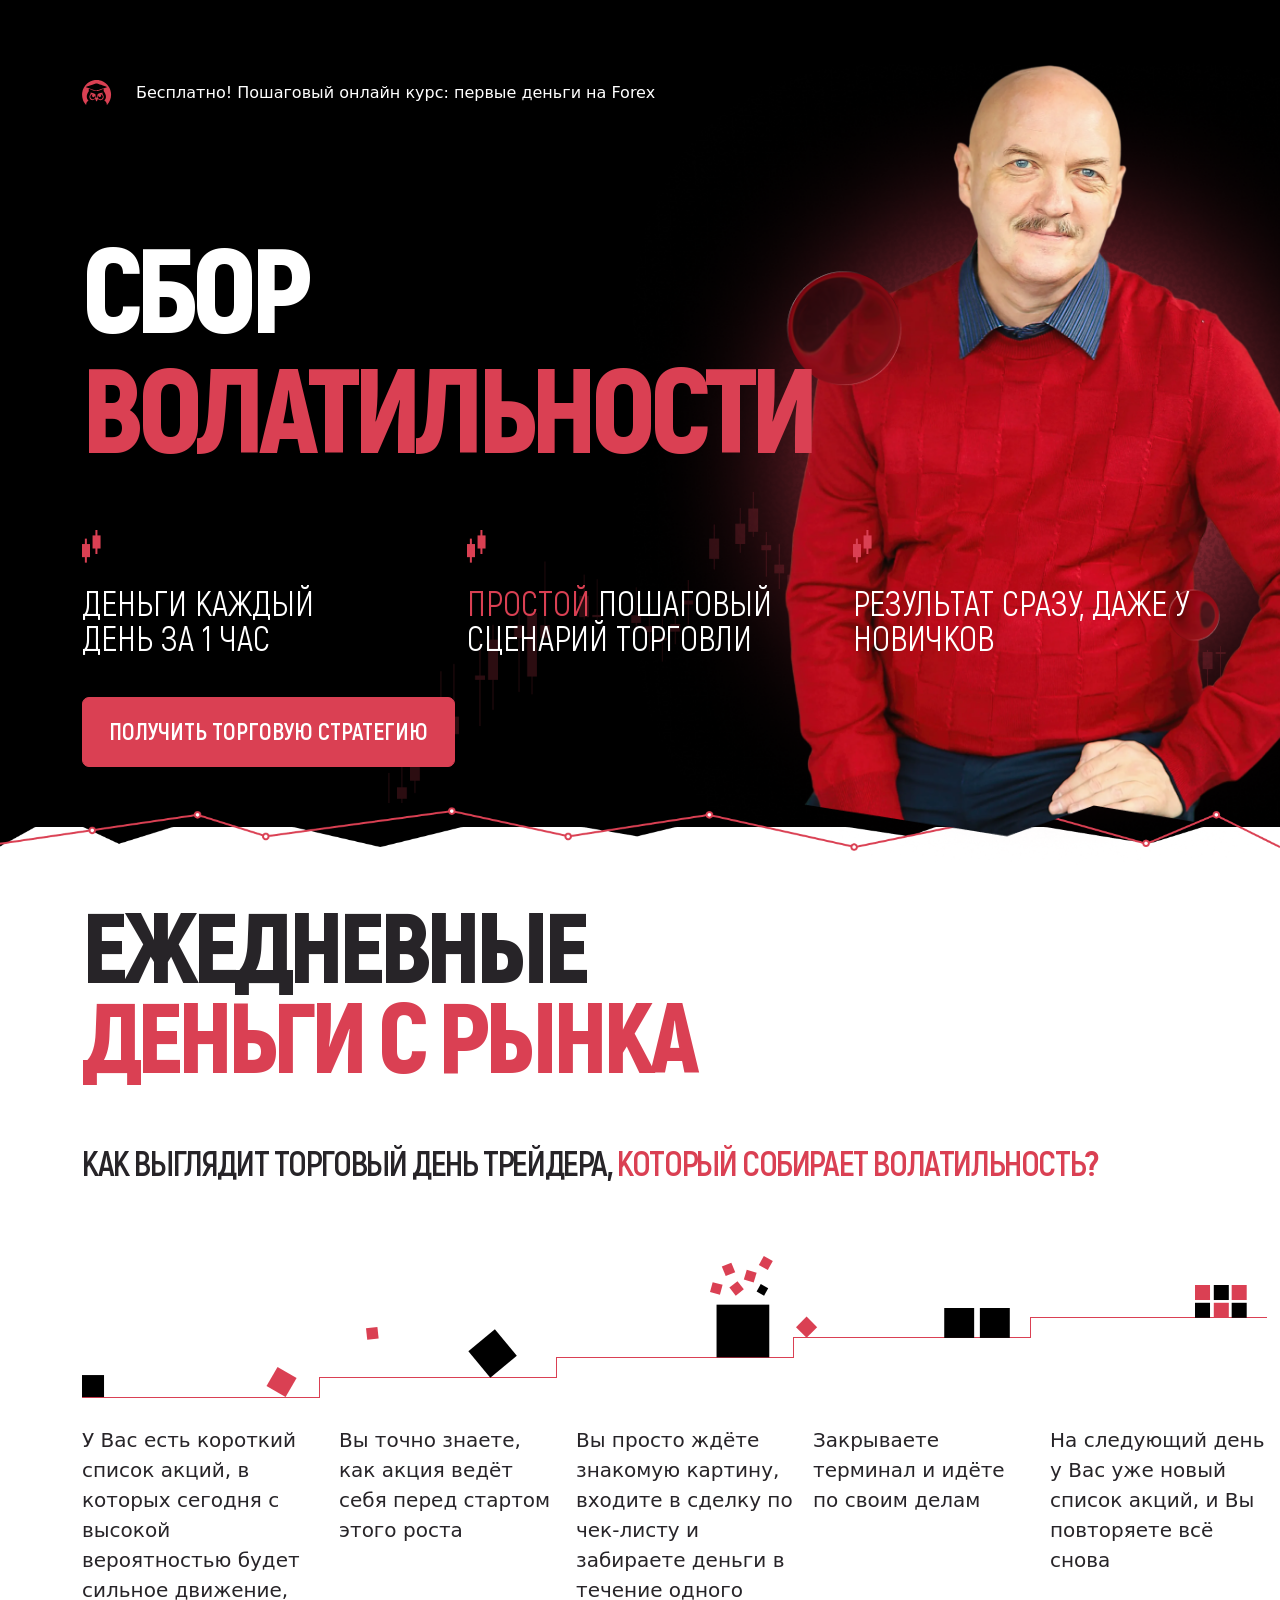
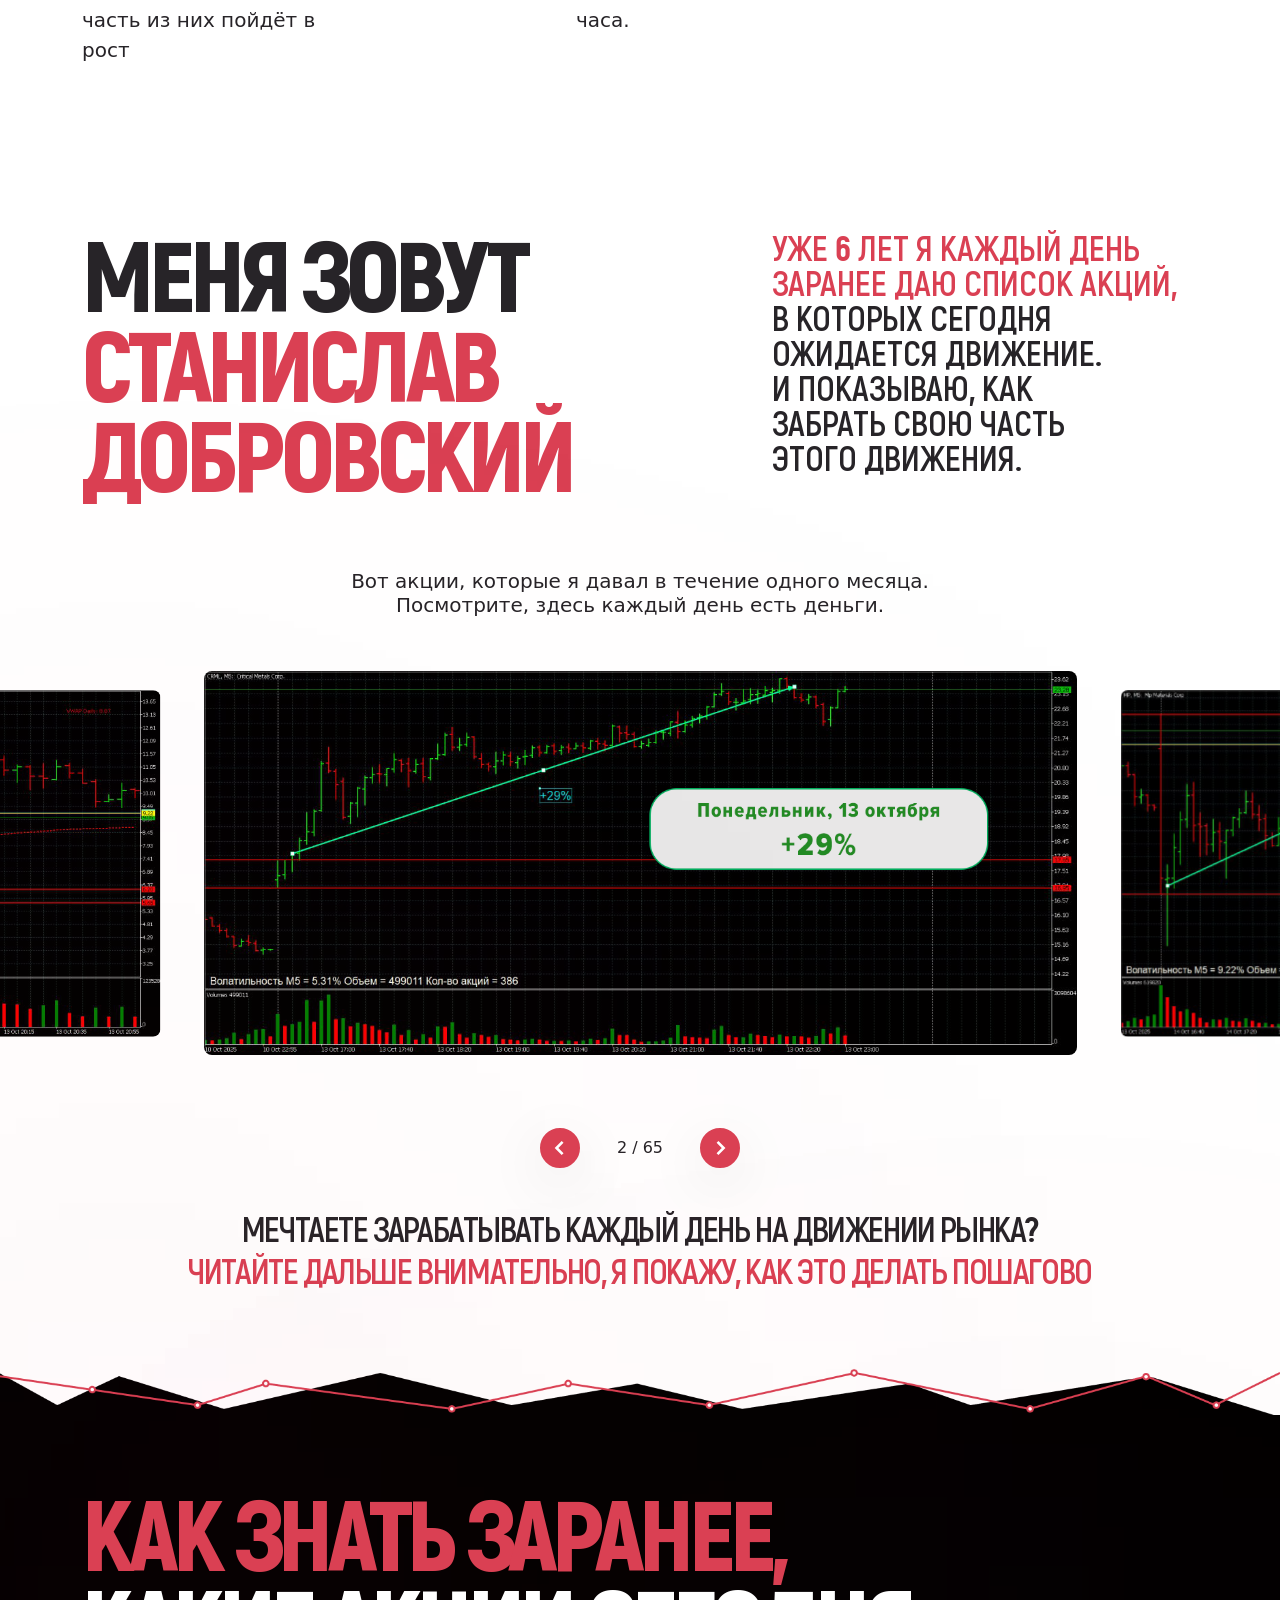
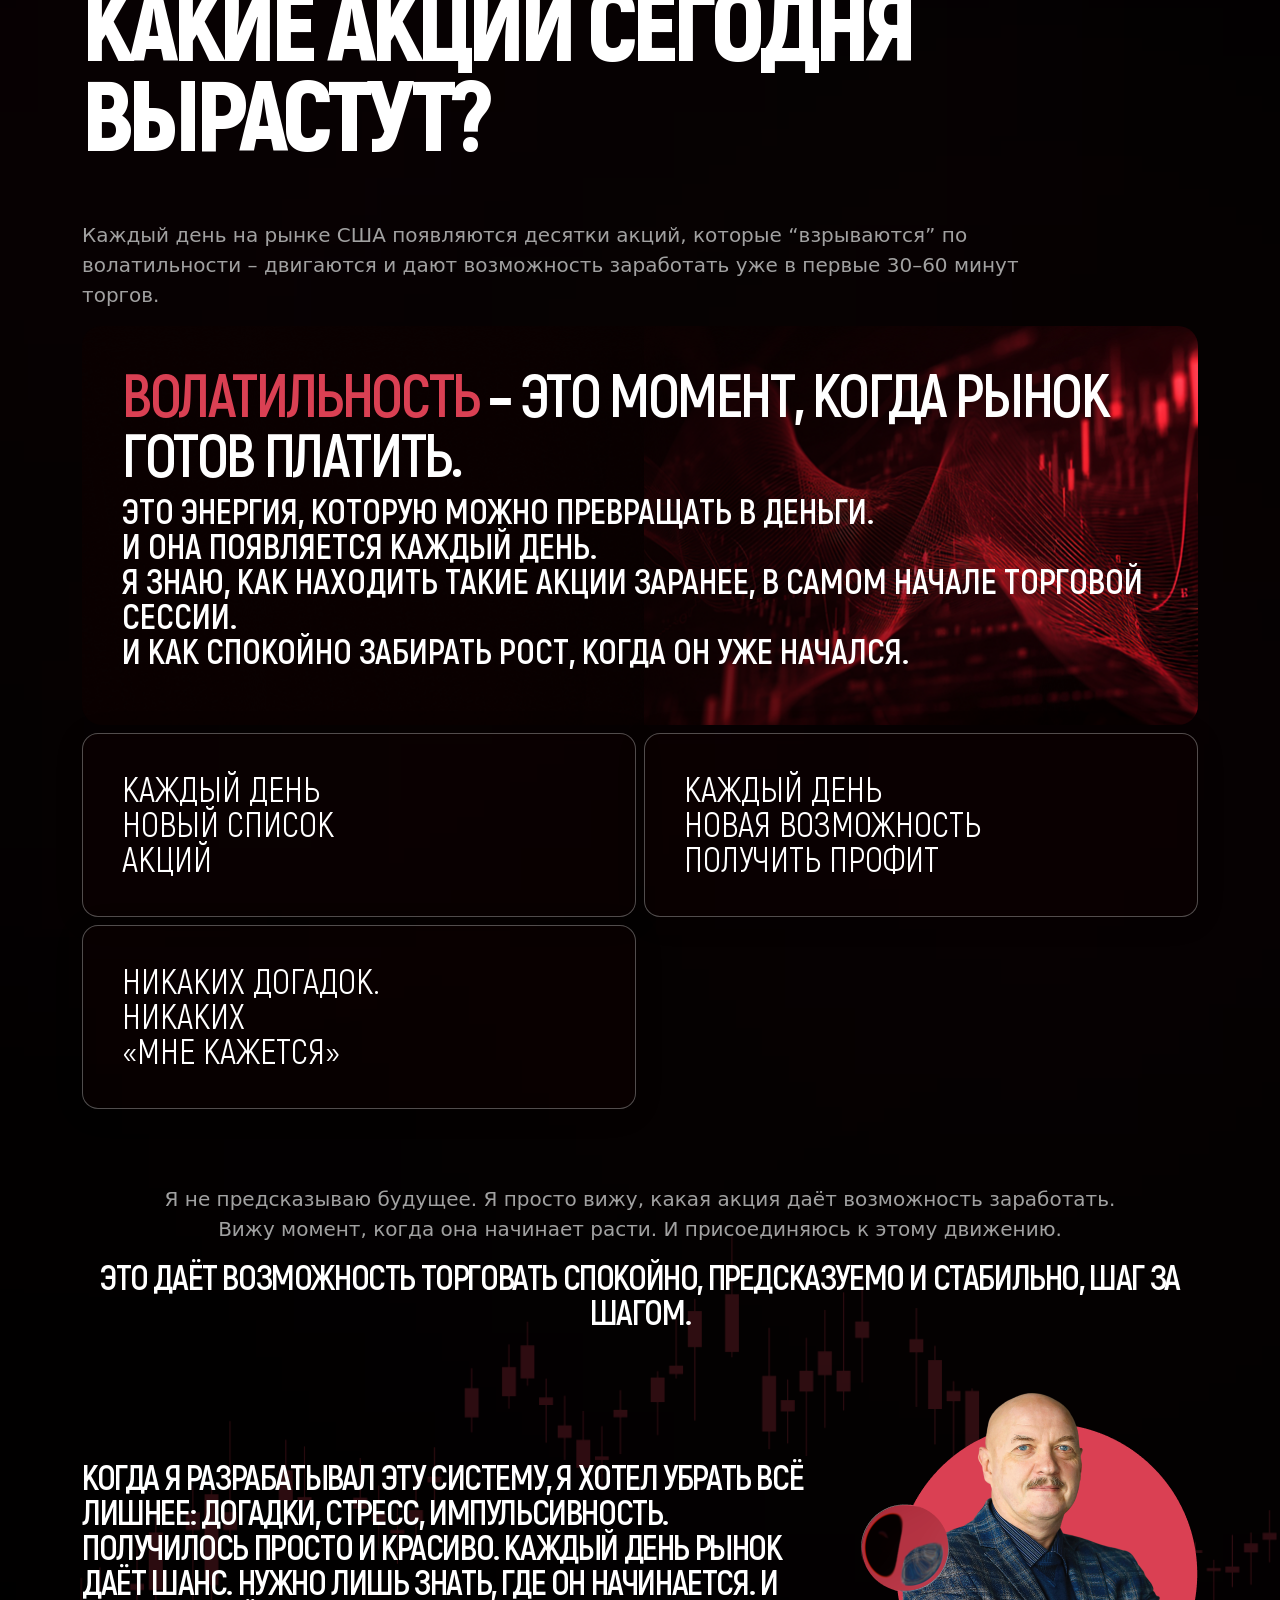
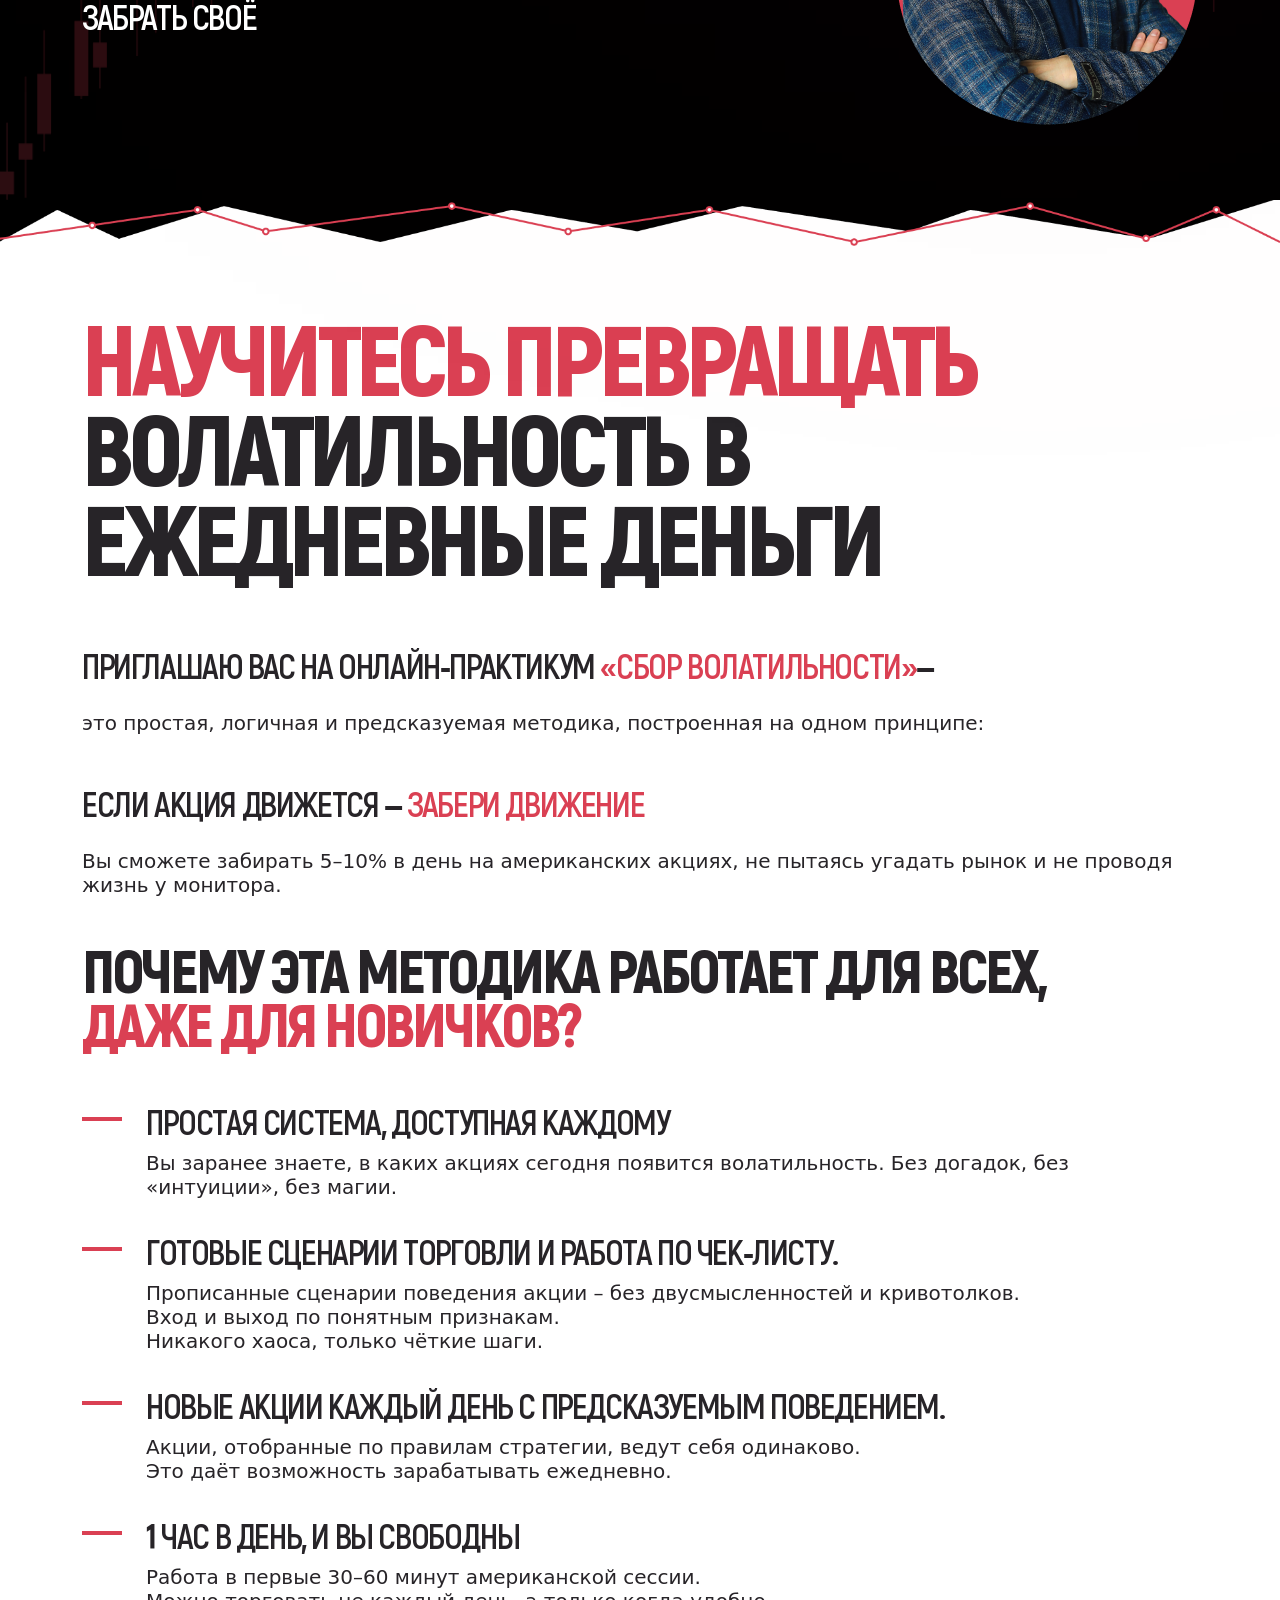
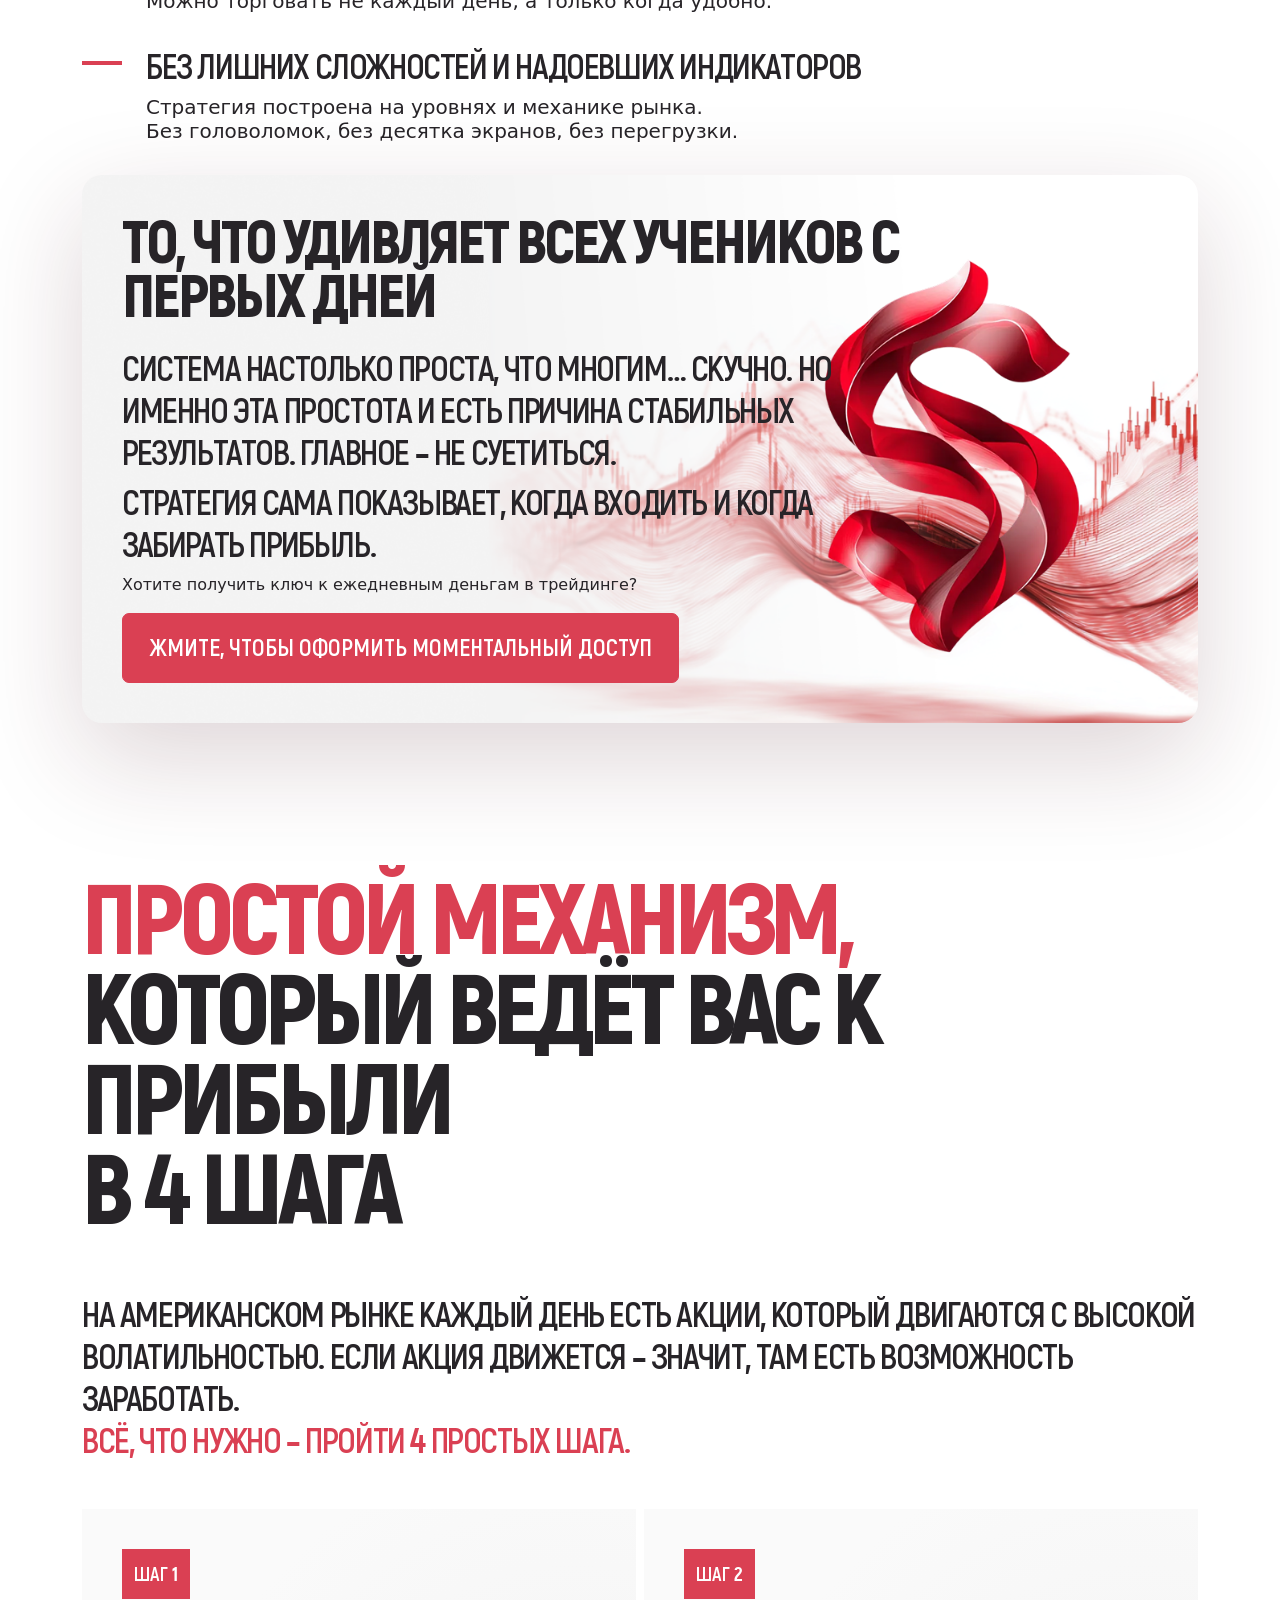
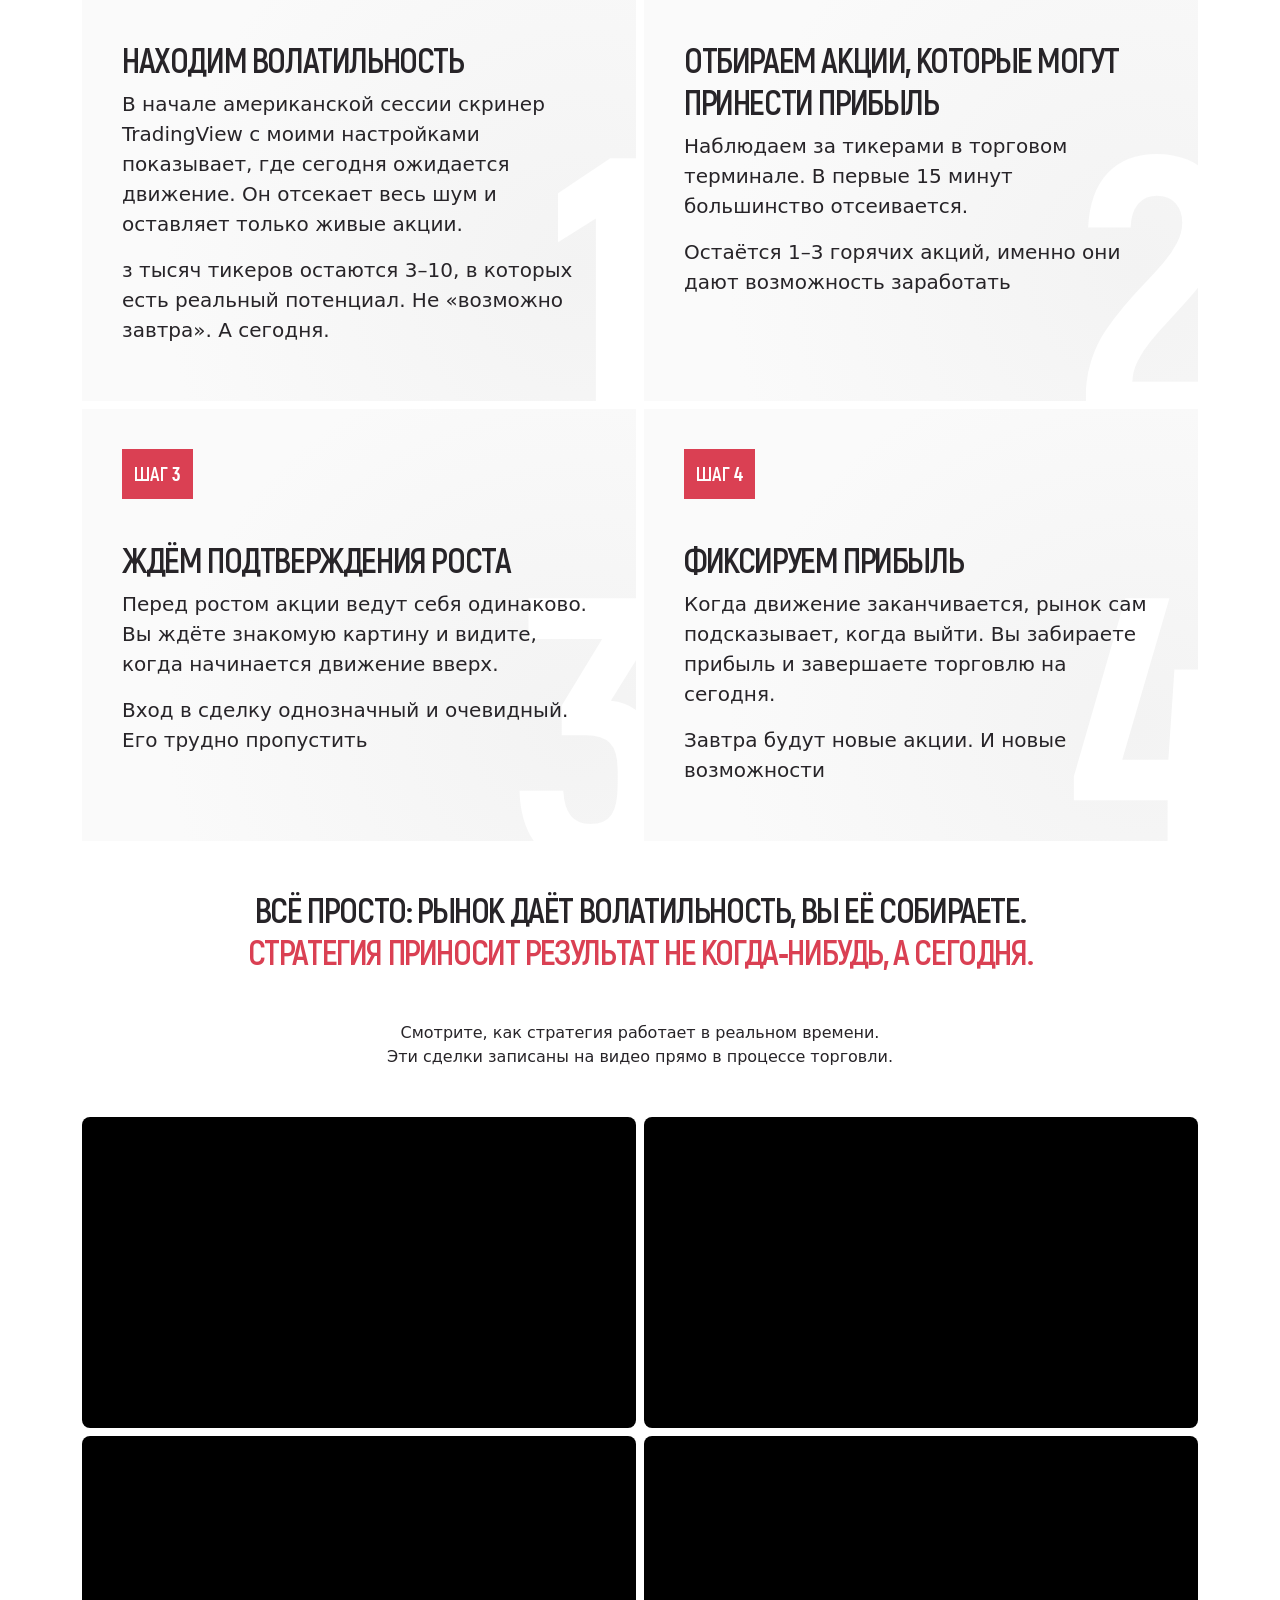
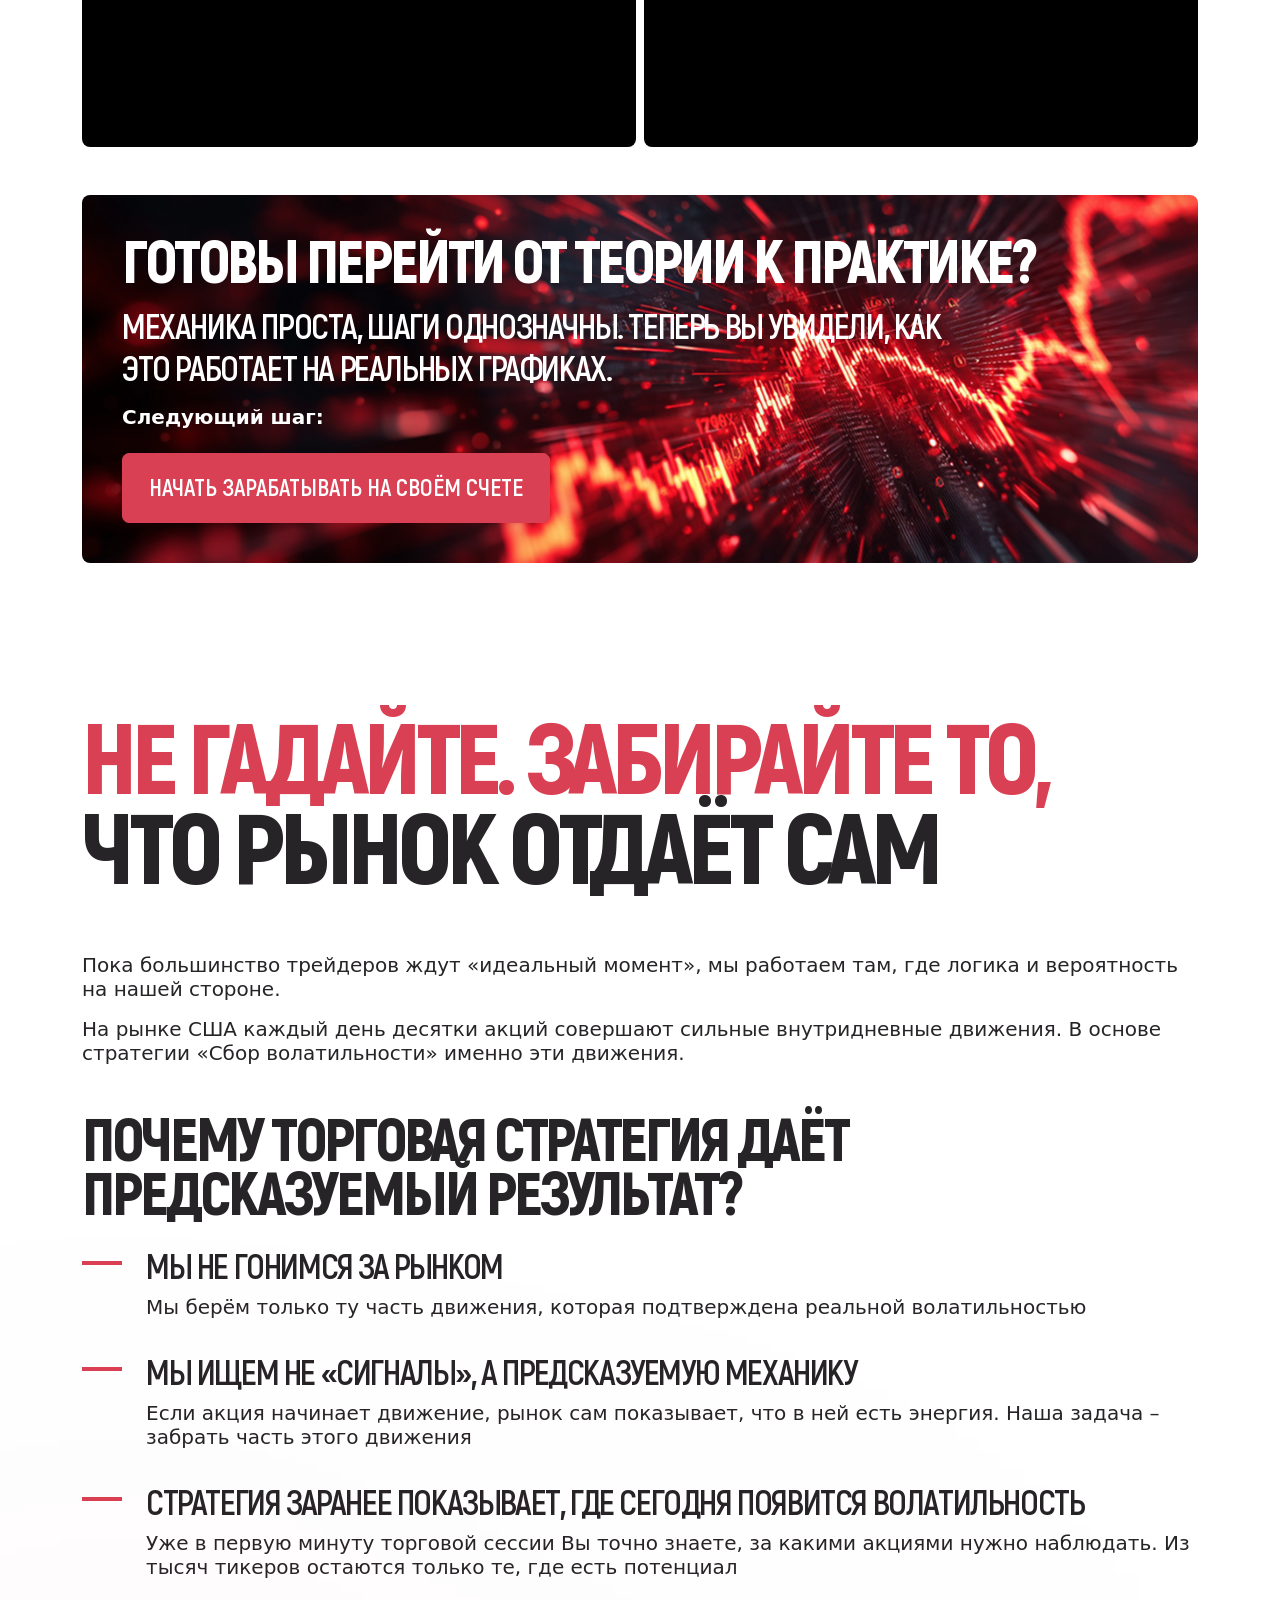
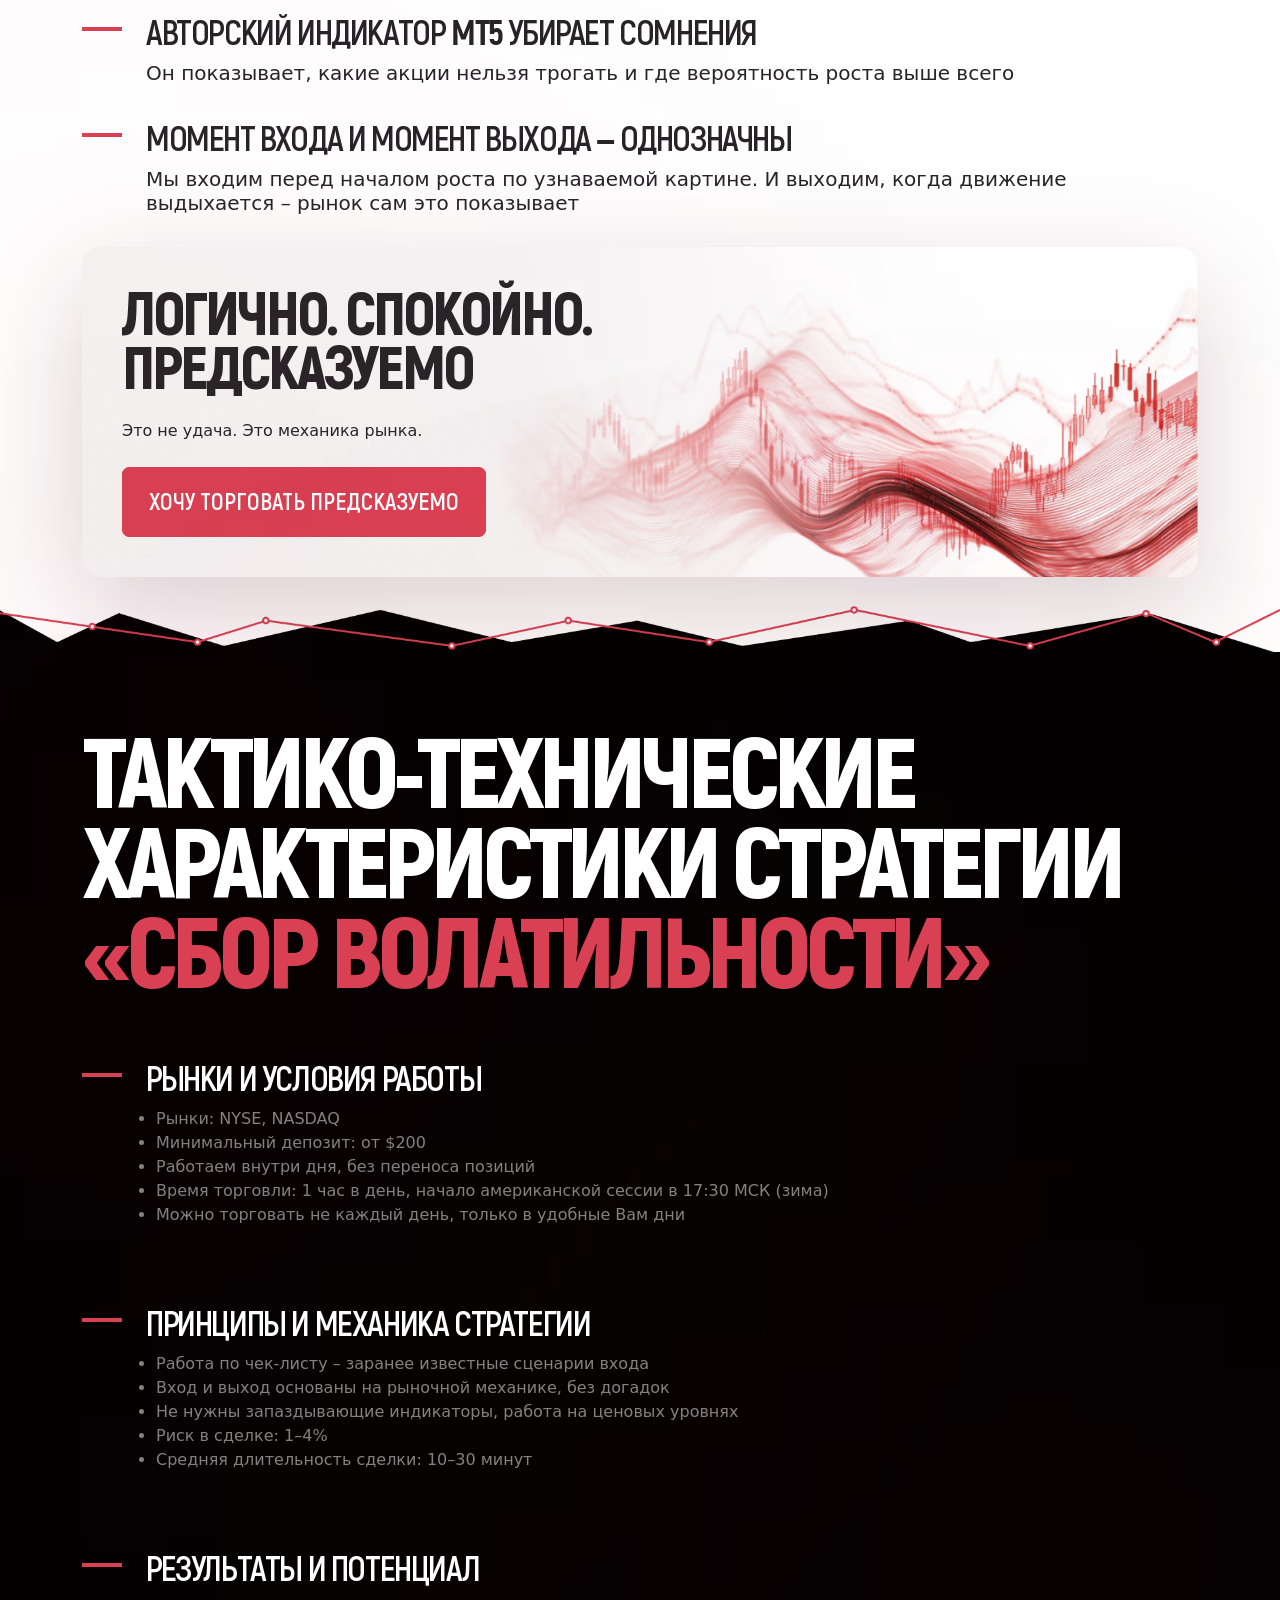
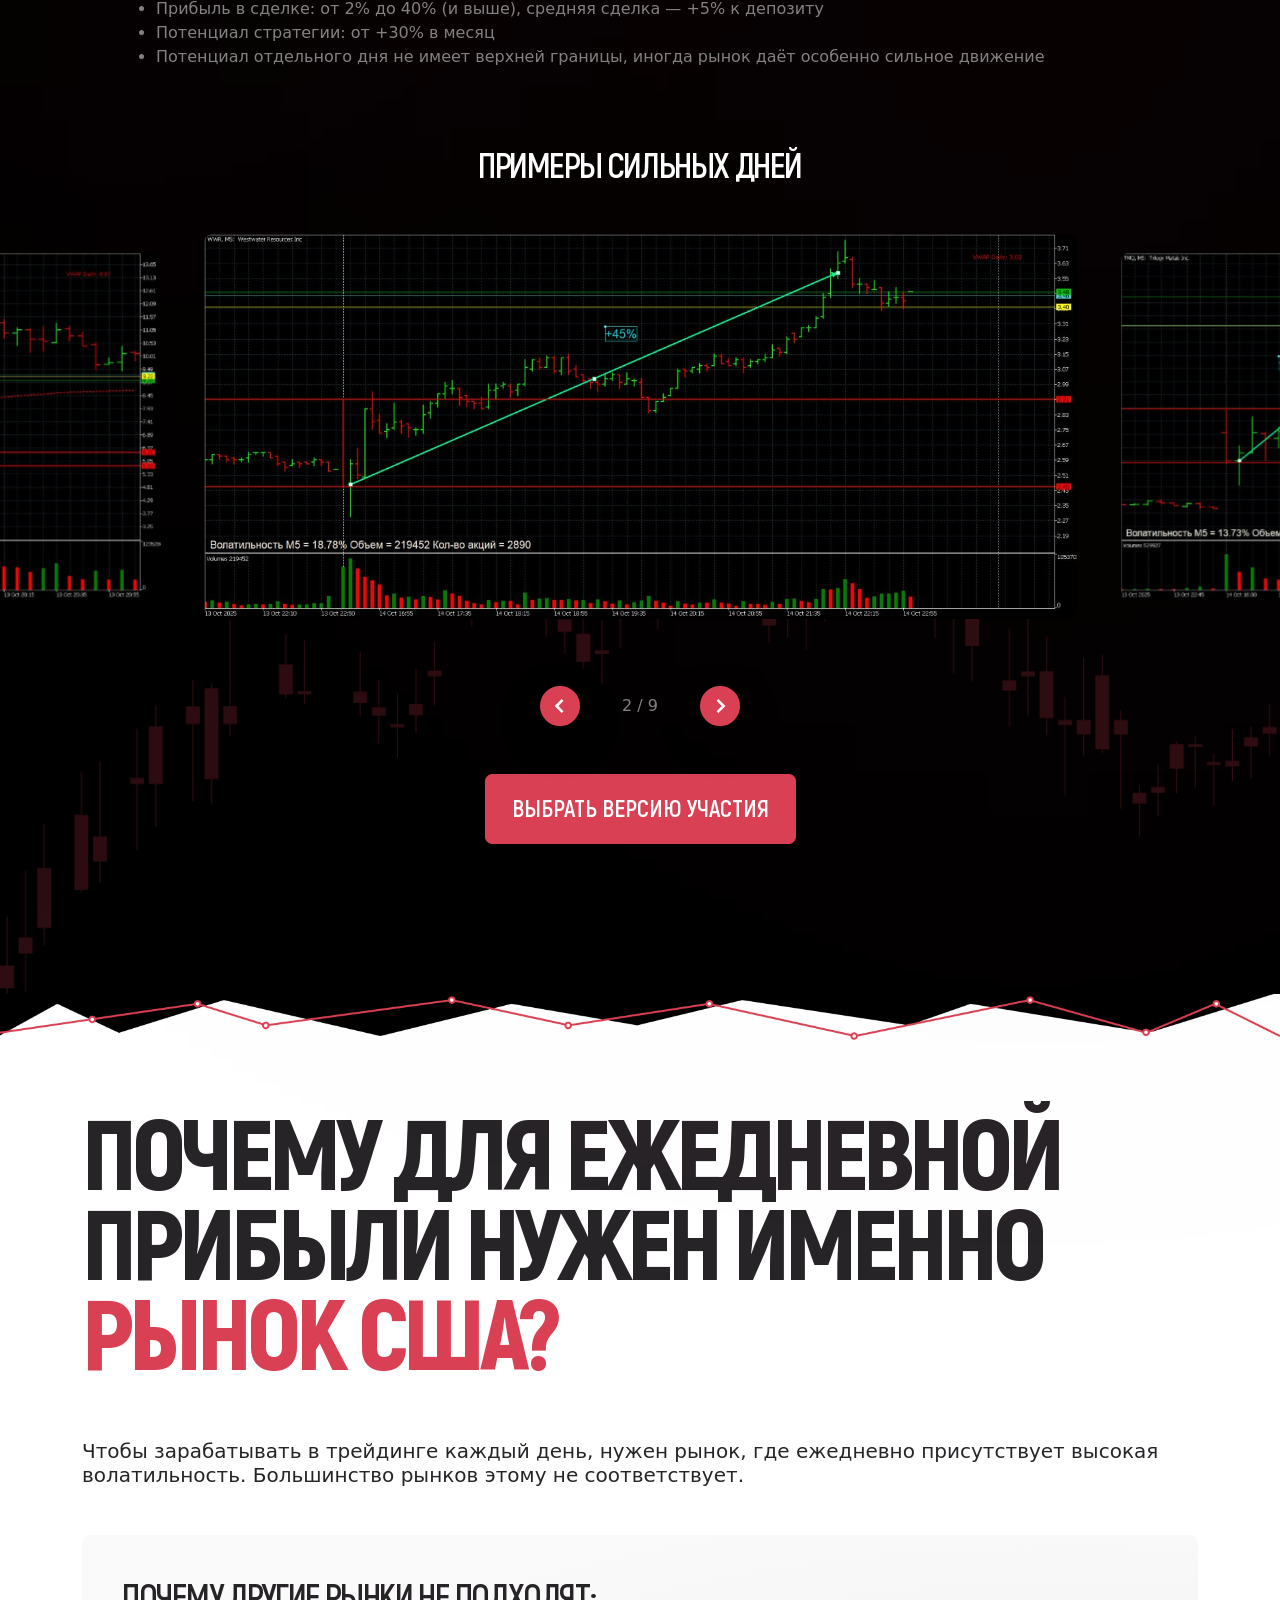
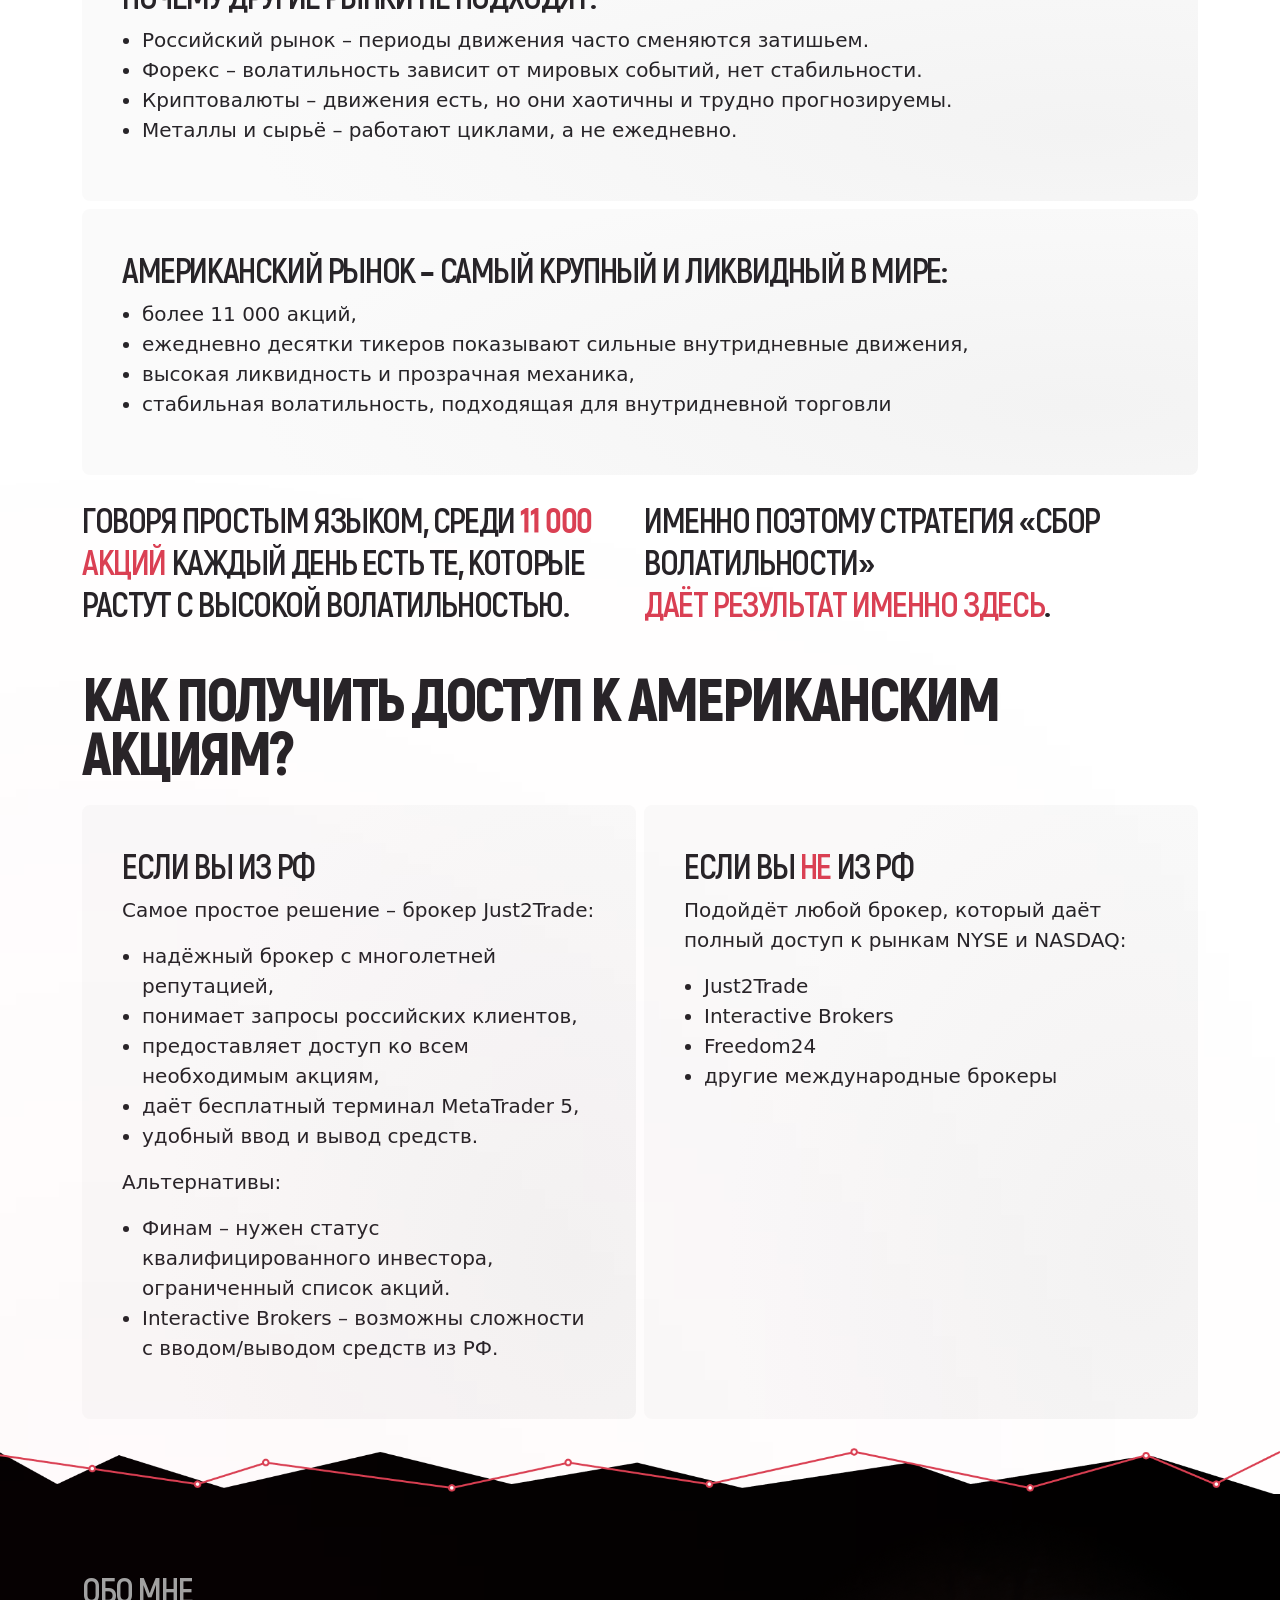
<file: public/index.html>
<!DOCTYPE html>
<html lang="ru">
	<head>
		<meta charset="utf-8">
		<title>Сбор волатильности</title>
		<meta name="description" content="о чем страница">
		<meta http-equiv="X-UA-Compatible" content="IE=edge">
		<meta name="viewport" content="width=device-width,initial-scale=1.0,  shrink-to-fit=no, viewport-fit=cover">
		<link type="image/ico" href="img/favicon.ico" rel="shortcut icon"><meta name="format-detection" content="telephone=no"> 
		<link href="css/main.min.css" rel="stylesheet"/>
		<script>
			function addBlock(elem) {
				fetch(`parts/${elem}.html`)
					.then(response => response.text())
					.then( text => {
						const wrap = document.querySelector(`#${elem}Wrap`);
						wrap.insertAdjacentHTML('afterend', text);
						wrap.previousElementSibling.remove()
						wrap.remove();
					});
			}
		</script>
	</head>
	<body class="main-page" data-bg="main.jpg">
		<div class="main-wrapper">
			<!-- start topLine-->
			<div class="topLine section" id="topLine">
				<div class="container">
					<div class="topLine__row row">
						<div class="col-auto">
							<div class="topLine__logo">
								<svg width="30" height="26" viewBox="0 0 30 26" fill="none" xmlns="http://www.w3.org/2000/svg">
									<path fill-rule="evenodd" clip-rule="evenodd" d="M12.8948 0.112088C9.97445 0.474633 7.30197 1.67077 5.11637 3.59348C2.38099 5.99991 0.672099 9.20686 0.193504 12.8316C-0.114646 15.1659 0.152596 17.5863 0.97475 19.908C1.24314 20.6659 1.92827 22.0408 2.40849 22.7853C2.79872 23.3903 3.3936 24.1738 3.90016 24.7501L4.13195 25.0137L4.16934 24.5638C4.24257 23.6829 4.44544 22.9738 4.8033 22.3478C5.00685 21.9918 5.68155 21.3205 6.05921 21.0983C6.33824 20.934 6.37522 20.8926 6.3891 20.7282C6.4056 20.5322 6.40062 20.524 5.79511 19.7483C5.43772 19.2905 5.07677 18.5585 4.9288 17.9915C4.78994 17.4593 4.73704 16.3405 4.82273 15.7468C4.9046 15.179 5.10165 14.389 5.27273 13.9425C5.52462 13.285 6.06989 12.202 6.42246 11.659L6.76634 11.1294V9.99535C6.76634 9.37163 6.78168 8.8613 6.80044 8.8613C6.81919 8.8613 8.22753 9.33032 9.93013 9.90352C11.6327 10.4768 13.1789 10.9794 13.3662 11.0206C13.8103 11.1182 14.8228 11.1173 15.2257 11.019C15.3985 10.9768 16.9129 10.4769 18.5911 9.90799L21.6422 8.87375V9.98449V11.0953L21.9778 11.5621C22.8181 12.7313 23.4227 14.0054 23.7474 15.2917C23.9054 15.9178 23.918 16.0302 23.915 16.7936C23.9125 17.4644 23.8908 17.6985 23.799 18.0447C23.6361 18.6592 23.2769 19.3544 22.8228 19.9346C22.4667 20.3894 22.4282 20.4611 22.4405 20.6466C22.4534 20.8427 22.4728 20.8637 22.8342 21.0725C24.0452 21.7723 24.6909 22.9244 24.8147 24.6062C24.8346 24.877 24.8624 25.0986 24.8764 25.0986C24.8904 25.0986 25.0376 24.9489 25.2035 24.7659C28.2912 21.3583 29.6123 16.8505 28.865 12.2729C28.4003 9.42604 27.0544 6.7028 25.0807 4.61595C22.8857 2.29502 20.2328 0.833025 17.1637 0.252953C16.4843 0.124545 16.3072 0.113419 14.7543 0.101813C13.8324 0.0949452 12.9956 0.0995769 12.8948 0.112088ZM14.8282 3.53886C15.1893 3.5865 16.6577 4.06473 23.1086 6.23553C24.8361 6.81683 25.0196 6.92778 24.7212 7.21036C24.6464 7.28116 22.9716 7.86896 20.0201 8.86028C15.3481 10.4295 15.2001 10.4757 14.6469 10.5375C13.9734 10.6127 13.697 10.5342 8.92255 8.91102C6.43194 8.06428 4.32093 7.32817 4.23147 7.2752C4.03159 7.15691 3.99434 6.97319 4.14357 6.84164C4.26839 6.73154 4.43659 6.67218 9.64681 4.89822C13.8845 3.45533 13.9884 3.42807 14.8282 3.53886ZM8.28535 12.8776C8.28535 12.9491 8.31123 13.0238 8.34287 13.0436C8.3745 13.0635 8.46879 13.1894 8.55239 13.3234C8.78762 13.7004 8.76772 13.9897 8.48178 14.3476C8.03398 14.908 7.95908 15.0162 7.80131 15.3296C7.56125 15.8066 7.44623 16.2332 7.4137 16.767C7.31339 18.4124 8.35806 19.7845 9.93458 20.0782C10.9901 20.2749 12.1287 19.901 12.9443 19.0899L13.2504 18.7855L13.2844 19.0805C13.3565 19.7042 13.7939 20.6077 14.3294 21.2389L14.5101 21.4519L14.7107 21.2174C15.221 20.6211 15.6668 19.7838 15.7481 19.2692C15.8278 18.764 15.7925 18.7732 16.1967 19.1536C17.265 20.1589 18.7741 20.4119 20.0184 19.7943C20.3091 19.65 20.5151 19.4929 20.8105 19.19C21.431 18.5538 21.6946 17.8844 21.6946 16.9446C21.6946 16.0713 21.402 15.2901 20.8038 14.566C20.6375 14.3645 20.4751 14.1501 20.4432 14.0894C20.3164 13.8487 20.4129 13.4879 20.7038 13.1145C20.9762 12.7651 20.9155 12.7258 20.1611 12.7637C18.9522 12.8243 17.7722 13.1115 16.8495 13.5696C16.1027 13.9403 15.6691 14.3559 15.3565 15.0003C14.9737 15.7898 14.9029 16.5127 15.1222 17.3935C15.1576 17.5353 15.1537 17.5388 15.0187 17.4867C14.836 17.4161 14.1739 17.4167 14.0437 17.4876C13.9225 17.5535 13.921 17.5345 14.0215 17.1978C14.1217 16.862 14.1205 16.1187 14.019 15.6811C13.6545 14.1097 12.232 13.1804 9.64723 12.8253C9.34474 12.7837 8.91454 12.7492 8.6913 12.7487C8.29557 12.7476 8.28535 12.7509 8.28535 12.8776ZM10.5199 14.2359C9.88655 14.9483 9.8644 16.0097 10.4685 16.6914C11.3847 17.7251 13.0519 16.8036 13.0519 15.2635C13.0519 14.935 13.1037 14.9358 13.2702 15.2667C13.5111 15.7457 13.5912 16.4548 13.4667 17.0066C13.2245 18.0804 12.2969 18.9776 11.1781 19.2205C10.8033 19.3017 10.69 19.3058 10.34 19.2506C8.59267 18.9748 7.75862 17.1503 8.63274 15.5159C8.96357 14.8974 9.5662 14.3746 10.2267 14.1332C10.6813 13.9671 10.7403 13.9878 10.5199 14.2359ZM18.9368 14.1535C19.7979 14.4829 20.4255 15.1651 20.7291 16.1016C20.8571 16.4963 20.8565 17.2009 20.7278 17.5922C20.5491 18.1354 20.123 18.6861 19.6735 18.9548C19.4276 19.1017 18.7289 19.2962 18.4518 19.2949C18.126 19.2933 17.5429 19.143 17.2016 18.9727C16.1119 18.4288 15.4153 17.1299 15.6124 16.0091C15.6772 15.6408 15.846 15.212 16.0056 15.0102C16.0857 14.909 16.0883 14.9143 16.0593 15.1167C16.0197 15.3929 16.1573 15.9911 16.3289 16.2886C16.8891 17.2602 18.1299 17.4151 18.7459 16.5905C19.2284 15.9444 19.1652 14.8692 18.6065 14.2225C18.4005 13.984 18.4608 13.9714 18.9368 14.1535Z" fill="var(--bs-primary)"></path>
								</svg>
							</div>
						</div>
						<div class="col">Бесплатно! Пошаговый онлайн курс: первые деньги на Forex</div>
					</div>
				</div>
			</div>
			<!-- end topLine-->
			<main>
				<!-- start headerBlock-->
				<div class="headerBlock" id="headerBlock">
					<div class="container section">
						<div class="section-title">
							<h1>Сбор<br/><span class="text-primary">волатильности</span></h1>
						</div>
						<div class="headerBlock__row">
							<div class="headerBlock__item">Деньги каждый <br> день за 1 час
							</div>
							<div class="headerBlock__item"><span class="text-primary">Простой</span> пошаговый сценарий торговли
							</div>
							<div class="headerBlock__item">Результат сразу,  даже у новичков
							</div>
						</div><a class="btn btn-primary" href="#sForm">Получить торговую стратегию</a><img class="head-img" src="img/header-img.png" alt=""/>
					</div>
				</div>
				<!-- end headerBlock-->
				<!-- start sEveryDay-->
				<section class="sEveryDay section" id="sEveryDay">
					<div class="container">
						<div class="section-title">
							<h2>Ежедневные <br/><span>деньги с рынка</span></h2>
						</div>
						<div class="h3 ttu mb-5">Как выглядит торговый день трейдера, <span class="text-primary">который собирает волатильность?</span></div>
						<div class="def-swiper">
							<div class="sEveryDay__slider sEveryDay__slider--js def-swiper-js2 swiper">
								<div class="swiper-wrapper">
										<div class="sEveryDay__slide swiper-slide"><img src="img/sEveryDay-i-1.svg" alt="" loading="lazy"/>
											<p>У Вас есть короткий список акций, в которых сегодня с высокой вероятностью будет сильное движение, часть из них пойдёт в рост</p>
										</div>
										<div class="sEveryDay__slide swiper-slide"><img src="img/sEveryDay-i-2.svg" alt="" loading="lazy"/>
											<p>Вы точно знаете, как акция ведёт себя перед стартом этого роста</p>
										</div>
										<div class="sEveryDay__slide swiper-slide"><img src="img/sEveryDay-i-3.svg" alt="" loading="lazy"/>
											<p>Вы просто ждёте знакомую картину, входите в сделку по чек-листу и забираете деньги в течение одного часа.</p>
										</div>
										<div class="sEveryDay__slide swiper-slide"><img src="img/sEveryDay-i-4.svg" alt="" loading="lazy"/>
											<p>Закрываете терминал  и идёте по своим делам</p>
										</div>
										<div class="sEveryDay__slide swiper-slide"><img src="img/sEveryDay-i-5.svg" alt="" loading="lazy"/>
											<p>На следующий день у Вас уже новый список акций, и Вы повторяете всё снова</p>
										</div>
								</div>
							</div>
						</div>
					</div>
				</section>
				<!-- end sEveryDay-->
				<!-- start sMyName-->
				<section class="sMyName section" id="sMyName">
					<div class="container">
						<div class="section-title">
							<div class="row">
								<div class="col-xxl-8 col-lg-6">
									<h2>Меня зовут <span>Станислав Добровский</span></h2>
								</div>
								<div class="col">
									<p> <span>Уже 6 лет я каждый день заранее даю список акций, </span>в которых сегодня ожидается движение. И показываю, как забрать свою часть этого движения.</p>
								</div>
							</div>
						</div>
						<div class="text-center h6 fw-500 mb-5"> Вот акции, которые я давал в течение одного месяца. <br> Посмотрите, здесь каждый день есть деньги.</div>
						<div class="def-slider def-swiper-js">
							<div class="swiper">
								<div class="swiper-wrapper">
									<div class="swiper-slide" data-fancybox="modal-slider-rev" data-src="img/slider-1/img-2025-stock-1.png"><img src="img/slider-1/img-2025-stock-1.png" alt="" loading="lazy"/>
									</div>
									<div class="swiper-slide" data-fancybox="modal-slider-rev" data-src="img/slider-1/img-2025-stock-2.png"><img src="img/slider-1/img-2025-stock-2.png" alt="" loading="lazy"/>
									</div>
									<div class="swiper-slide" data-fancybox="modal-slider-rev" data-src="img/slider-1/img-2025-stock-3.png"><img src="img/slider-1/img-2025-stock-3.png" alt="" loading="lazy"/>
									</div>
									<div class="swiper-slide" data-fancybox="modal-slider-rev" data-src="img/slider-1/img-2025-stock-4.png"><img src="img/slider-1/img-2025-stock-4.png" alt="" loading="lazy"/>
									</div>
									<div class="swiper-slide" data-fancybox="modal-slider-rev" data-src="img/slider-1/img-2025-stock-5.png"><img src="img/slider-1/img-2025-stock-5.png" alt="" loading="lazy"/>
									</div>
									<div class="swiper-slide" data-fancybox="modal-slider-rev" data-src="img/slider-1/img-2025-stock-6.png"><img src="img/slider-1/img-2025-stock-6.png" alt="" loading="lazy"/>
									</div>
									<div class="swiper-slide" data-fancybox="modal-slider-rev" data-src="img/slider-1/img-2025-stock-7.png"><img src="img/slider-1/img-2025-stock-7.png" alt="" loading="lazy"/>
									</div>
									<div class="swiper-slide" data-fancybox="modal-slider-rev" data-src="img/slider-1/img-2025-stock-8.png"><img src="img/slider-1/img-2025-stock-8.png" alt="" loading="lazy"/>
									</div>
									<div class="swiper-slide" data-fancybox="modal-slider-rev" data-src="img/slider-1/img-2025-stock-9.png"><img src="img/slider-1/img-2025-stock-9.png" alt="" loading="lazy"/>
									</div>
									<div class="swiper-slide" data-fancybox="modal-slider-rev" data-src="img/slider-1/img-2025-stock-10.png"><img src="img/slider-1/img-2025-stock-10.png" alt="" loading="lazy"/>
									</div>
									<div class="swiper-slide" data-fancybox="modal-slider-rev" data-src="img/slider-1/img-2025-stock-11.png"><img src="img/slider-1/img-2025-stock-11.png" alt="" loading="lazy"/>
									</div>
									<div class="swiper-slide" data-fancybox="modal-slider-rev" data-src="img/slider-1/img-2025-stock-12.png"><img src="img/slider-1/img-2025-stock-12.png" alt="" loading="lazy"/>
									</div>
									<div class="swiper-slide" data-fancybox="modal-slider-rev" data-src="img/slider-1/img-2025-stock-13.png"><img src="img/slider-1/img-2025-stock-13.png" alt="" loading="lazy"/>
									</div>
									<div class="swiper-slide" data-fancybox="modal-slider-rev" data-src="img/slider-1/img-2025-stock-14.png"><img src="img/slider-1/img-2025-stock-14.png" alt="" loading="lazy"/>
									</div>
									<div class="swiper-slide" data-fancybox="modal-slider-rev" data-src="img/slider-1/img-2025-stock-15.png"><img src="img/slider-1/img-2025-stock-15.png" alt="" loading="lazy"/>
									</div>
									<div class="swiper-slide" data-fancybox="modal-slider-rev" data-src="img/slider-1/img-2025-stock-16.png"><img src="img/slider-1/img-2025-stock-16.png" alt="" loading="lazy"/>
									</div>
									<div class="swiper-slide" data-fancybox="modal-slider-rev" data-src="img/slider-1/img-2025-stock-17.png"><img src="img/slider-1/img-2025-stock-17.png" alt="" loading="lazy"/>
									</div>
									<div class="swiper-slide" data-fancybox="modal-slider-rev" data-src="img/slider-1/img-2025-stock-18.png"><img src="img/slider-1/img-2025-stock-18.png" alt="" loading="lazy"/>
									</div>
									<div class="swiper-slide" data-fancybox="modal-slider-rev" data-src="img/slider-1/img-2025-stock-19.png"><img src="img/slider-1/img-2025-stock-19.png" alt="" loading="lazy"/>
									</div>
									<div class="swiper-slide" data-fancybox="modal-slider-rev" data-src="img/slider-1/img-2025-stock-20.png"><img src="img/slider-1/img-2025-stock-20.png" alt="" loading="lazy"/>
									</div>
									<div class="swiper-slide" data-fancybox="modal-slider-rev" data-src="img/slider-1/img-2025-stock-21.png"><img src="img/slider-1/img-2025-stock-21.png" alt="" loading="lazy"/>
									</div>
									<div class="swiper-slide" data-fancybox="modal-slider-rev" data-src="img/slider-1/img-2025-stock-22.png"><img src="img/slider-1/img-2025-stock-22.png" alt="" loading="lazy"/>
									</div>
									<div class="swiper-slide" data-fancybox="modal-slider-rev" data-src="img/slider-1/img-2025-stock-23.png"><img src="img/slider-1/img-2025-stock-23.png" alt="" loading="lazy"/>
									</div>
									<div class="swiper-slide" data-fancybox="modal-slider-rev" data-src="img/slider-1/img-2025-stock-24.png"><img src="img/slider-1/img-2025-stock-24.png" alt="" loading="lazy"/>
									</div>
									<div class="swiper-slide" data-fancybox="modal-slider-rev" data-src="img/slider-1/img-2025-stock-25.png"><img src="img/slider-1/img-2025-stock-25.png" alt="" loading="lazy"/>
									</div>
									<div class="swiper-slide" data-fancybox="modal-slider-rev" data-src="img/slider-1/img-2025-stock-26.png"><img src="img/slider-1/img-2025-stock-26.png" alt="" loading="lazy"/>
									</div>
									<div class="swiper-slide" data-fancybox="modal-slider-rev" data-src="img/slider-1/img-2025-stock-27.png"><img src="img/slider-1/img-2025-stock-27.png" alt="" loading="lazy"/>
									</div>
									<div class="swiper-slide" data-fancybox="modal-slider-rev" data-src="img/slider-1/img-2025-stock-28.png"><img src="img/slider-1/img-2025-stock-28.png" alt="" loading="lazy"/>
									</div>
									<div class="swiper-slide" data-fancybox="modal-slider-rev" data-src="img/slider-1/img-2025-stock-29.png"><img src="img/slider-1/img-2025-stock-29.png" alt="" loading="lazy"/>
									</div>
									<div class="swiper-slide" data-fancybox="modal-slider-rev" data-src="img/slider-1/img-2025-stock-30.png"><img src="img/slider-1/img-2025-stock-30.png" alt="" loading="lazy"/>
									</div>
									<div class="swiper-slide" data-fancybox="modal-slider-rev" data-src="img/slider-1/img-2025-stock-31.png"><img src="img/slider-1/img-2025-stock-31.png" alt="" loading="lazy"/>
									</div>
									<div class="swiper-slide" data-fancybox="modal-slider-rev" data-src="img/slider-1/img-2025-stock-32.png"><img src="img/slider-1/img-2025-stock-32.png" alt="" loading="lazy"/>
									</div>
									<div class="swiper-slide" data-fancybox="modal-slider-rev" data-src="img/slider-1/img-2025-stock-33.png"><img src="img/slider-1/img-2025-stock-33.png" alt="" loading="lazy"/>
									</div>
									<div class="swiper-slide" data-fancybox="modal-slider-rev" data-src="img/slider-1/img-2025-stock-34.png"><img src="img/slider-1/img-2025-stock-34.png" alt="" loading="lazy"/>
									</div>
									<div class="swiper-slide" data-fancybox="modal-slider-rev" data-src="img/slider-1/img-2025-stock-35.png"><img src="img/slider-1/img-2025-stock-35.png" alt="" loading="lazy"/>
									</div>
									<div class="swiper-slide" data-fancybox="modal-slider-rev" data-src="img/slider-1/img-2025-stock-36.png"><img src="img/slider-1/img-2025-stock-36.png" alt="" loading="lazy"/>
									</div>
									<div class="swiper-slide" data-fancybox="modal-slider-rev" data-src="img/slider-1/img-2025-stock-37.png"><img src="img/slider-1/img-2025-stock-37.png" alt="" loading="lazy"/>
									</div>
									<div class="swiper-slide" data-fancybox="modal-slider-rev" data-src="img/slider-1/img-2025-stock-38.png"><img src="img/slider-1/img-2025-stock-38.png" alt="" loading="lazy"/>
									</div>
									<div class="swiper-slide" data-fancybox="modal-slider-rev" data-src="img/slider-1/img-2025-stock-39.png"><img src="img/slider-1/img-2025-stock-39.png" alt="" loading="lazy"/>
									</div>
									<div class="swiper-slide" data-fancybox="modal-slider-rev" data-src="img/slider-1/img-2025-stock-40.png"><img src="img/slider-1/img-2025-stock-40.png" alt="" loading="lazy"/>
									</div>
									<div class="swiper-slide" data-fancybox="modal-slider-rev" data-src="img/slider-1/img-2025-stock-41.png"><img src="img/slider-1/img-2025-stock-41.png" alt="" loading="lazy"/>
									</div>
									<div class="swiper-slide" data-fancybox="modal-slider-rev" data-src="img/slider-1/img-2025-stock-42.png"><img src="img/slider-1/img-2025-stock-42.png" alt="" loading="lazy"/>
									</div>
									<div class="swiper-slide" data-fancybox="modal-slider-rev" data-src="img/slider-1/img-2025-stock-43.png"><img src="img/slider-1/img-2025-stock-43.png" alt="" loading="lazy"/>
									</div>
									<div class="swiper-slide" data-fancybox="modal-slider-rev" data-src="img/slider-1/img-2025-stock-44.png"><img src="img/slider-1/img-2025-stock-44.png" alt="" loading="lazy"/>
									</div>
									<div class="swiper-slide" data-fancybox="modal-slider-rev" data-src="img/slider-1/img-2025-stock-45.png"><img src="img/slider-1/img-2025-stock-45.png" alt="" loading="lazy"/>
									</div>
									<div class="swiper-slide" data-fancybox="modal-slider-rev" data-src="img/slider-1/img-2025-stock-46.png"><img src="img/slider-1/img-2025-stock-46.png" alt="" loading="lazy"/>
									</div>
									<div class="swiper-slide" data-fancybox="modal-slider-rev" data-src="img/slider-1/img-2025-stock-47.png"><img src="img/slider-1/img-2025-stock-47.png" alt="" loading="lazy"/>
									</div>
									<div class="swiper-slide" data-fancybox="modal-slider-rev" data-src="img/slider-1/img-2025-stock-48.png"><img src="img/slider-1/img-2025-stock-48.png" alt="" loading="lazy"/>
									</div>
									<div class="swiper-slide" data-fancybox="modal-slider-rev" data-src="img/slider-1/img-2025-stock-49.png"><img src="img/slider-1/img-2025-stock-49.png" alt="" loading="lazy"/>
									</div>
									<div class="swiper-slide" data-fancybox="modal-slider-rev" data-src="img/slider-1/img-2025-stock-50.png"><img src="img/slider-1/img-2025-stock-50.png" alt="" loading="lazy"/>
									</div>
									<div class="swiper-slide" data-fancybox="modal-slider-rev" data-src="img/slider-1/img-2025-stock-51.png"><img src="img/slider-1/img-2025-stock-51.png" alt="" loading="lazy"/>
									</div>
									<div class="swiper-slide" data-fancybox="modal-slider-rev" data-src="img/slider-1/img-2025-stock-52.png"><img src="img/slider-1/img-2025-stock-52.png" alt="" loading="lazy"/>
									</div>
									<div class="swiper-slide" data-fancybox="modal-slider-rev" data-src="img/slider-1/img-2025-stock-53.png"><img src="img/slider-1/img-2025-stock-53.png" alt="" loading="lazy"/>
									</div>
									<div class="swiper-slide" data-fancybox="modal-slider-rev" data-src="img/slider-1/img-2025-stock-54.png"><img src="img/slider-1/img-2025-stock-54.png" alt="" loading="lazy"/>
									</div>
									<div class="swiper-slide" data-fancybox="modal-slider-rev" data-src="img/slider-1/img-2025-stock-55.png"><img src="img/slider-1/img-2025-stock-55.png" alt="" loading="lazy"/>
									</div>
									<div class="swiper-slide" data-fancybox="modal-slider-rev" data-src="img/slider-1/img-2025-stock-56.png"><img src="img/slider-1/img-2025-stock-56.png" alt="" loading="lazy"/>
									</div>
									<div class="swiper-slide" data-fancybox="modal-slider-rev" data-src="img/slider-1/img-2025-stock-57.png"><img src="img/slider-1/img-2025-stock-57.png" alt="" loading="lazy"/>
									</div>
									<div class="swiper-slide" data-fancybox="modal-slider-rev" data-src="img/slider-1/img-2025-stock-58.png"><img src="img/slider-1/img-2025-stock-58.png" alt="" loading="lazy"/>
									</div>
									<div class="swiper-slide" data-fancybox="modal-slider-rev" data-src="img/slider-1/img-2025-stock-59.png"><img src="img/slider-1/img-2025-stock-59.png" alt="" loading="lazy"/>
									</div>
									<div class="swiper-slide" data-fancybox="modal-slider-rev" data-src="img/slider-1/img-2025-stock-60.png"><img src="img/slider-1/img-2025-stock-60.png" alt="" loading="lazy"/>
									</div>
									<div class="swiper-slide" data-fancybox="modal-slider-rev" data-src="img/slider-1/img-2025-stock-61.png"><img src="img/slider-1/img-2025-stock-61.png" alt="" loading="lazy"/>
									</div>
									<div class="swiper-slide" data-fancybox="modal-slider-rev" data-src="img/slider-1/img-2025-stock-62.png"><img src="img/slider-1/img-2025-stock-62.png" alt="" loading="lazy"/>
									</div>
									<div class="swiper-slide" data-fancybox="modal-slider-rev" data-src="img/slider-1/img-2025-stock-63.png"><img src="img/slider-1/img-2025-stock-63.png" alt="" loading="lazy"/>
									</div>
									<div class="swiper-slide" data-fancybox="modal-slider-rev" data-src="img/slider-1/img-2025-stock-64.png"><img src="img/slider-1/img-2025-stock-64.png" alt="" loading="lazy"/>
									</div>
									<div class="swiper-slide" data-fancybox="modal-slider-rev" data-src="img/slider-1/img-2025-stock-65.png"><img src="img/slider-1/img-2025-stock-65.png" alt="" loading="lazy"/>
									</div>
								</div>
							</div>
							<div class="control-wrap">
								<div class="swiper-button-hand swiper-button-hand-prev swiper-button-prev">
									<svg class="icon icon-chevron-left ">
										<use xlink:href="img/svg/sprite.svg#chevron-left"></use>
									</svg>
								</div>
								<div class="swiper-button-hand swiper-button-hand-next swiper-button-next">
									<svg class="icon icon-chevron-right ">
										<use xlink:href="img/svg/sprite.svg#chevron-right"></use>
									</svg>
								</div>
								<div class="swiper-pagination"></div>
							</div>
						</div>
						<div class="text-center my-5 h3 ttu">Мечтаете зарабатывать каждый день на движении рынка?
							<div class="text-primary">Читайте дальше внимательно, я покажу, как это делать пошагово</div>
						</div>
					</div>
				</section>
				<!-- start sKnowBefore-->
				<section class="sKnowBefore dark-bg section" id="sKnowBefore">
					<div class="container">
						<div class="section-title">
							<h2><span class="text-primary">Как знать заранее, </span><br/>какие акции сегодня  вырастут?</h2>
						</div>
						<p style="color: #a1a1a1; max-width: 990px">Каждый день на рынке США появляются десятки акций, которые “взрываются” по волатильности – двигаются и дают возможность заработать уже в первые 30–60 минут торгов.</p>
						<div class="sKnowBefore__block">
							<div class="h3"> <span class="text-primary">Волатильность </span>– это момент, когда  рынок готов платить.</div>
							<p><span>Это энергия</span>, которую можно превращать в деньги.<br/>И она появляется <span>каждый день</span>.<br/>Я знаю, как <span>находить такие акции заранее</span>, в самом начале торговой сессии.<br/>И как <span>спокойно забирать рост</span>, когда он уже начался.</p>
						</div>
						<ul>
							<li>Каждый день <br/>новый список <br/>акций</li>
							<li>Каждый день<br/>новая возможность <br/>получить профит</li>
							<li>Никаких догадок. <br/>Никаких <br/>«мне кажется»</li>
						</ul>
						<div class="text-center mb-5">
							<p style="color: #a1a1a1">Я не предсказываю будущее. Я просто вижу, какая акция даёт возможность заработать. <br> Вижу момент, когда она начинает расти. И присоединяюсь к этому движению.</p>
							<div class="h3 ttu">Это даёт возможность торговать спокойно, предсказуемо и стабильно, шаг за шагом.</div>
						</div>
						<div class="sKnowBefore__footer-row row">
							<div class="col">
								<div class="h3 ttu">Когда я разрабатывал эту систему, я хотел убрать всё лишнее: догадки, стресс, импульсивность. Получилось просто и красиво. Каждый день рынок даёт шанс. Нужно лишь знать, где он начинается. И забрать своё</div>
							</div>
							<div class="col-md-auto text-center"><img src="img/author.png" alt="" loading="lazy"/>
							</div>
						</div>
					</div>
				</section>
				<!-- end sKnowBefore-->
				<!-- start sStudy-->
				<section class="sStudy section" id="sStudy">
					<div class="container">
						<div class="section-title">
							<h2><span class="text-primary">Научитесь превращать</span><br/>волатильность в ежедневные деньги</h2>
						</div>
						<div class="sStudy__group mb-5">
							<div class="h3 ttu mb-4">Приглашаю Вас на онлайн-практикум <span class="text-primary">«Сбор волатильности»</span>— </div>
							<div class="h6 fw-400">это простая, логичная и предсказуемая методика, построенная на одном принципе:</div>
						</div>
						<div class="sStudy__group mb-5">
							<div class="h3 ttu mb-4">Если акция движется — <span class="text-primary">забери движение</span></div>
							<div class="h6 fw-400">Вы сможете забирать 5–10% в день на американских акциях, не пытаясь угадать рынок и не проводя жизнь у монитора.</div>
						</div>
						<div class="h25 mb-5">Почему эта методика работает для всех, 
							<div class="text-primary">даже для новичков?</div>
						</div>
						<ul>
							<li> 
								<div class="h3">Простая система, доступная каждому</div>
								<div class="h6 fw-400">Вы заранее знаете, в каких акциях сегодня появится волатильность. Без догадок, без «интуиции», без магии.</div>
							</li>
							<li> 
								<div class="h3"> Готовые сценарии торговли и работа по чек-листу.</div>
								<div class="h6 fw-400">Прописанные сценарии поведения акции – без двусмысленностей и кривотолков.<br/>Вход и выход по понятным признакам.<br/>Никакого хаоса, только чёткие шаги.</div>
							</li>
							<li> 
								<div class="h3"> Новые акции каждый день с предсказуемым поведением.</div>
								<div class="h6 fw-400">Акции, отобранные по правилам стратегии, ведут себя одинаково.<br/>Это даёт возможность зарабатывать ежедневно.</div>
							</li>
							<li> 
								<div class="h3"> 1 час в день, и Вы свободны</div>
								<div class="h6 fw-400">Работа в первые 30–60 минут американской сессии.<br/>Можно торговать не каждый день, а только когда удобно.</div>
							</li>
							<li> 
								<div class="h3">Без лишних сложностей и надоевших индикаторов</div>
								<div class="h6 fw-400">Стратегия построена на уровнях и механике рынка.<br/>Без головоломок, без десятка экранов, без перегрузки.</div>
							</li>
						</ul>
						<div class="sStudy__block">
							<div class="h25 mb-4">То, что удивляет всех учеников с первых дней</div>
							<div class="h3">Система настолько проста, что многим… скучно. Но именно эта простота и есть причина стабильных результатов. Главное – не суетиться.</div>
							<div class="h3">Стратегия сама показывает, когда входить и когда забирать прибыль.</div>
							<p>Хотите получить ключ к ежедневным деньгам в трейдинге?</p><a class="btn btn-primary" href="#sForm">Жмите, чтобы оформить моментальный доступ </a><img src="img/study.png" alt="" loading="lazy"/>
						</div>
					</div>
				</section>
				<!-- end sStudy-->
				<!-- start sSimple-->
				<section class="sSimple section" id="sSimple">
					<div class="container">
						<div class="section-title">
							<h2><span class="text-primary">Простой механизм, </span><br/>который ведёт Вас к прибыли <br/>в 4 шага</h2>
						</div>
						<div class="h3 ttu mb-5">На американском рынке каждый день есть акции, который двигаются с высокой волатильностью. Если акция движется – значит, там есть возможность заработать.<br/><span class="text-primary">Всё, что нужно – пройти 4 простых шага.</span></div>
						<div class="sSimple__row row mb-5">
							<div class="col-lg-6">
								<div class="sSimple__item h-100">
									<div class="sSimple__step">Шаг
									</div>
									<div class="h3">Находим волатильность</div>
									<p>В начале американской сессии скринер TradingView с моими настройками показывает, где сегодня ожидается движение. Он отсекает весь шум и оставляет только живые акции.</p>
									<p>з тысяч тикеров остаются 3–10, в которых есть реальный потенциал. Не «возможно завтра». А сегодня.</p>
								</div>
							</div>
							<div class="col-lg-6">
								<div class="sSimple__item h-100">
									<div class="sSimple__step">Шаг
									</div>
									<div class="h3">Отбираем акции, которые могут принести прибыль</div>
									<p>Наблюдаем за тикерами в торговом терминале. В первые 15 минут большинство отсеивается.</p>
									<p>Остаётся 1–3 горячих акций, именно они дают возможность заработать</p>
								</div>
							</div>
							<div class="col-lg-6">
								<div class="sSimple__item h-100">
									<div class="sSimple__step">Шаг
									</div>
									<div class="h3">Ждём подтверждения роста</div>
									<p>Перед ростом акции ведут себя одинаково. Вы ждёте знакомую картину и видите, когда начинается движение вверх.</p>
									<p>Вход в сделку однозначный и очевидный. Его трудно пропустить</p>
								</div>
							</div>
							<div class="col-lg-6">
								<div class="sSimple__item h-100">
									<div class="sSimple__step">Шаг
									</div>
									<div class="h3">Фиксируем прибыль</div>
									<p>Когда движение заканчивается, рынок сам подсказывает, когда выйти. Вы забираете прибыль и завершаете торговлю на сегодня.</p>
									<p>Завтра будут новые акции. И новые возможности</p>
								</div>
							</div>
						</div>
						<div class="text-center mb-5">
							<div class="h3 mb-5">Всё просто: рынок даёт волатильность, Вы её собираете.
								<div class="text-primary">Стратегия приносит результат не когда-нибудь, а сегодня.</div>
							</div>
							<div class="h6-fw-400 mb-4">Смотрите, как стратегия работает в реальном времени.<br> Эти сделки записаны на видео прямо в процессе торговли.</div>
						</div>
						<div class="sSimple__video-row row mb-5">
							<div class="sSimple__col col-md-6">
								<div class="sSimple__video">
									<iframe src="https://kinescope.io/e2XNJwJpavG2tdvfcveMaD" loading="lazy" frameborder="0" allow="autoplay; encrypted-media" allowfullscreen="allowfullscreen"></iframe>
								</div>
							</div>
							<div class="sSimple__col col-md-6">
								<div class="sSimple__video">
									<iframe src="https://kinescope.io/2CoZJRViBWw4zcEafmSN9V" loading="lazy" frameborder="0" allow="autoplay; encrypted-media" allowfullscreen="allowfullscreen"></iframe>
								</div>
							</div>
							<div class="sSimple__col col-md-6">
								<div class="sSimple__video">
									<iframe src="https://kinescope.io/e2XNJwJpavG2tdvfcveMaD" loading="lazy" frameborder="0" allow="autoplay; encrypted-media" allowfullscreen="allowfullscreen"></iframe>
								</div>
							</div>
							<div class="sSimple__col col-md-6">
								<div class="sSimple__video">
									<iframe src="https://kinescope.io/2CoZJRViBWw4zcEafmSN9V" loading="lazy" frameborder="0" allow="autoplay; encrypted-media" allowfullscreen="allowfullscreen"></iframe>
								</div>
							</div>
						</div>
						<div class="sSimple__block">
							<div class="h25 mb-3">Готовы перейти от теории к практике?</div>
							<div class="h3 mb-3">Механика проста, шаги однозначны. Теперь Вы увидели, как это работает на реальных графиках.</div>
							<div class="h6 mb-4">Следующий шаг: </div><a class="btn btn-primary" href="#sForm">Начать зарабатывать на своём счете </a>
						</div>
					</div>
				</section>
				<!-- end sSimple-->
				<!-- start sGet-->
				<section class="sGet section" id="sGet">
					<div class="container">
						<div class="section-title">
							<h2><span class="text-primary">Не гадайте. Забирайте то, </span><br/>что рынок отдаёт сам</h2>
						</div>
						<div class="h6 fw-400 mb-3">Пока большинство трейдеров ждут «идеальный момент», мы работаем там, где логика  и вероятность на нашей стороне.</div>
						<div class="h6 fw-400 mb-5">На рынке США каждый день десятки акций совершают сильные внутридневные движения. В основе стратегии «Сбор волатильности» именно эти движения.</div>
						<div class="h25 mb-4">Почему торговая стратегия даёт <br> предсказуемый результат?</div>
						<ul>
							<li> 
								<div class="h3">Мы не гонимся за рынком</div>
								<div class="h6 fw-400">Мы берём только ту часть движения, которая подтверждена реальной волатильностью</div>
							</li>
							<li> 
								<div class="h3"> Мы ищем не «сигналы», а предсказуемую механику</div>
								<div class="h6 fw-400">Если акция начинает движение, рынок сам показывает, что в ней есть энергия. Наша задача – забрать часть этого движения</div>
							</li>
							<li> 
								<div class="h3">Стратегия заранее показывает, где сегодня появится волатильность</div>
								<div class="h6 fw-400">Уже в первую минуту торговой сессии Вы точно знаете, за какими акциями нужно наблюдать. Из тысяч тикеров остаются только те, где есть потенциал</div>
							</li>
							<li> 
								<div class="h3"> Авторский индикатор MT5 убирает сомнения</div>
								<div class="h6 fw-400">Он показывает, какие акции нельзя трогать и где вероятность роста выше всего</div>
							</li>
							<li> 
								<div class="h3">Момент входа и момент выхода — однозначны</div>
								<div class="h6 fw-400">Мы входим перед началом роста по узнаваемой картине. И выходим, когда движение выдыхается – рынок сам это показывает</div>
							</li>
						</ul>
						<div class="sGet__block">
							<div class="h25 mb-4">Логично. Спокойно. Предсказуемо</div>
							<p class="mb-4">Это не удача. Это механика рынка.</p><a class="btn btn-primary" href="#sForm">Хочу торговать предсказуемо</a>
						</div>
					</div>
				</section>
				<!-- end sGet-->
				<!-- start sStrategies-->
				<section class="sStrategies section dark-bg" id="sStrategies">
					<div class="container">
						<div class="section-title">
							<h2>Тактико-технические  характеристики стратегии  <span class="text-primary">«Сбор волатильности»</span></h2>
						</div>
						<ul>
							<li class="main-list-item"> 
								<div class="h3"> Рынки и условия работы</div>
								<ul>
									<li>Рынки: NYSE, NASDAQ</li>
									<li>Минимальный депозит: от $200</li>
									<li>Работаем внутри дня, без переноса позиций</li>
									<li>Время торговли: 1 час в день, начало американской сессии в 17:30 МСК (зима)</li>
									<li>Можно торговать не каждый день, только в удобные Вам дни</li>
								</ul>
							</li>
							<li class="main-list-item"> 
								<div class="h3">Принципы и механика стратегии</div>
								<ul>
									<li>Работа по чек-листу – заранее известные сценарии входа</li>
									<li>Вход и выход основаны на рыночной механике, без догадок</li>
									<li>Не нужны запаздывающие индикаторы, работа на ценовых уровнях</li>
									<li>Риск в сделке: 1–4%</li>
									<li>Средняя длительность сделки: 10–30 минут</li>
								</ul>
							</li>
							<li class="main-list-item"> 
								<div class="h3">Результаты и потенциал</div>
								<ul>
									<li>Прибыль в сделке: от 2% до 40% (и выше), средняя сделка — +5% к депозиту</li>
									<li>Потенциал стратегии: от +30% в месяц</li>
									<li>Потенциал отдельного дня не имеет верхней границы, иногда рынок даёт особенно сильное движение</li>
								</ul>
							</li>
							<div class="h3 text-center mb-5">Примеры сильных дней</div>
							<div class="def-slider def-swiper-js">
								<div class="swiper">
									<div class="swiper-wrapper">
										<div class="swiper-slide" data-fancybox="modal-slider-rev" data-src="img/slider-2/img-2025-big-deal-1.jpg"><img src="img/slider-2/img-2025-big-deal-1.jpg" alt="" loading="lazy"/>
										</div>
										<div class="swiper-slide" data-fancybox="modal-slider-rev" data-src="img/slider-2/img-2025-big-deal-2.jpg"><img src="img/slider-2/img-2025-big-deal-2.jpg" alt="" loading="lazy"/>
										</div>
										<div class="swiper-slide" data-fancybox="modal-slider-rev" data-src="img/slider-2/img-2025-big-deal-3.jpg"><img src="img/slider-2/img-2025-big-deal-3.jpg" alt="" loading="lazy"/>
										</div>
										<div class="swiper-slide" data-fancybox="modal-slider-rev" data-src="img/slider-2/img-2025-big-deal-4.jpg"><img src="img/slider-2/img-2025-big-deal-4.jpg" alt="" loading="lazy"/>
										</div>
										<div class="swiper-slide" data-fancybox="modal-slider-rev" data-src="img/slider-2/img-2025-big-deal-5.jpg"><img src="img/slider-2/img-2025-big-deal-5.jpg" alt="" loading="lazy"/>
										</div>
										<div class="swiper-slide" data-fancybox="modal-slider-rev" data-src="img/slider-2/img-2025-big-deal-6.jpg"><img src="img/slider-2/img-2025-big-deal-6.jpg" alt="" loading="lazy"/>
										</div>
										<div class="swiper-slide" data-fancybox="modal-slider-rev" data-src="img/slider-2/img-2025-big-deal-7.jpg"><img src="img/slider-2/img-2025-big-deal-7.jpg" alt="" loading="lazy"/>
										</div>
										<div class="swiper-slide" data-fancybox="modal-slider-rev" data-src="img/slider-2/img-2025-big-deal-8.jpg"><img src="img/slider-2/img-2025-big-deal-8.jpg" alt="" loading="lazy"/>
										</div>
										<div class="swiper-slide" data-fancybox="modal-slider-rev" data-src="img/slider-2/img-2025-big-deal-9.jpg"><img src="img/slider-2/img-2025-big-deal-9.jpg" alt="" loading="lazy"/>
										</div>
									</div>
								</div>
								<div class="control-wrap">
									<div class="swiper-button-hand swiper-button-hand-prev swiper-button-prev">
										<svg class="icon icon-chevron-left ">
											<use xlink:href="img/svg/sprite.svg#chevron-left"></use>
										</svg>
									</div>
									<div class="swiper-button-hand swiper-button-hand-next swiper-button-next">
										<svg class="icon icon-chevron-right ">
											<use xlink:href="img/svg/sprite.svg#chevron-right"></use>
										</svg>
									</div>
									<div class="swiper-pagination"></div>
								</div>
							</div>
							<div class="text-center pt-3"><a class="btn btn-primary" href="#sForm">Выбрать версию участия</a></div>
						</ul>
					</div>
				</section>
				<!-- end sStrategies-->
				<!-- start sWhyEveryday-->
				<section class="sWhyEveryday section" id="sWhyEveryday">
					<div class="container">
						<div class="section-title">
							<h2>Почему для ежедневной прибыли нужен именно  <span class="text-primary">рынок США?</span></h2>
						</div>
						<div class="h6 fw-400 mb-5">Чтобы зарабатывать в трейдинге каждый день, нужен рынок, где ежедневно присутствует высокая волатильность. Большинство рынков этому не соответствует.</div>
						<div class="sWhyEveryday__row row">
							<div class="col-12">
								<div class="sWhyEveryday__item">
									<div class="h3">Почему другие рынки не подходят:</div>
									<ul>
										<li>Российский рынок – периоды движения часто сменяются затишьем.</li>
										<li>Форекс – волатильность зависит от мировых событий, нет стабильности.</li>
										<li>Криптовалюты – движения есть, но они хаотичны и трудно прогнозируемы.</li>
										<li>Металлы и сырьё – работают циклами, а не ежедневно.</li>
									</ul>
								</div>
							</div>
							<div class="col-12">
								<div class="sWhyEveryday__item">
									<div class="h3">Американский рынок – самый крупный и ликвидный в мире:</div>
									<ul>
										<li>более 11 000 акций,</li>
										<li>ежедневно десятки тикеров показывают сильные внутридневные движения,</li>
										<li>высокая ликвидность и прозрачная механика,</li>
										<li>стабильная волатильность, подходящая для внутридневной торговли</li>
									</ul>
								</div>
							</div>
							<div class="col-lg-6 py-3">
								<div class="h3">Говоря простым языком, среди <span class="text-primary">11 000 акций</span> каждый день есть те, которые растут  с высокой волатильностью.</div>
							</div>
							<div class="col-lg-6 py-3">
								<div class="h3">Именно поэтому стратегия «Сбор волатильности» <br/><span class="text-primary">даёт результат именно здесь</span>.</div>
							</div>
							<div class="h25 py-3">Как получить доступ к американским акциям? </div>
							<div class="col-lg-6">
								<div class="sWhyEveryday__item h-100">
									<div class="h3">Если вы из РФ</div>
									<p>Самое простое решение – брокер Just2Trade:</p>
									<ul>
										<li>надёжный брокер с многолетней репутацией,</li>
										<li>понимает запросы российских клиентов,</li>
										<li>предоставляет доступ ко всем необходимым акциям,</li>
										<li>даёт бесплатный терминал MetaTrader 5,</li>
										<li>удобный ввод и вывод средств.</li>
									</ul>
									<p>Альтернативы:</p>
									<ul>
										<li>Финам – нужен статус квалифицированного инвестора, ограниченный список акций.</li>
										<li>Interactive Brokers – возможны сложности с вводом/выводом средств из РФ.</li>
									</ul>
								</div>
							</div>
							<div class="col-lg-6">
								<div class="sWhyEveryday__item h-100">
									<div class="h3">Если вы <span class="text-primary">не</span> из РФ</div>
									<p>Подойдёт любой брокер, который даёт полный доступ к рынкам NYSE и NASDAQ:</p>
									<ul>
										<li>Just2Trade</li>
										<li>Interactive Brokers</li>
										<li>Freedom24</li>
										<li>другие международные брокеры</li>
									</ul>
								</div>
							</div>
						</div>
					</div>
				</section>
				<!-- end sWhyEveryday-->
				<!-- start sAuthor-->
				<section class="sAuthor dark-bg section" id="sAuthor">
					<div class="container">
						<div class="h3 mb-5" style="color: #a1a1a1;">Обо мне</div>
						<div class="sAuthor__caption">
							<div class="section-title">
								<div class="h25"><span class="text-primary">Меня зовут Станислав Добровский.</span> Я торгую с 2006 года и научу Вас зарабатывать спокойно.</div>
							</div>
							<ul class="mb-5">
								<li>Эта комбинация помогает мне не только находить лучшие рыночные возможности, но и учить людей работать без стресса, суеты и догадок</li>
								<li>Я частный трейдер с 20-летним опытом и практикующий психолог</li>
								<li>Мой путь к стратегии «Сбор волатильности» начался почти 10 лет назад</li>
								<li>Я искал способ зарабатывать в трейдинге от +30% к депозиту в месяц без нервов и больших затрат времени. Я самостоятельно пришёл к способу находить акции, которые дают движение именно сегодня</li>
								<li>В 2020 году систематизировал этот подход в пошаговую модель, дающую результат здесь и сейчас, без прогноза и без хаоса</li>
								<li>В 2025 году составил карту сценариев поведения волатильной акции, на основе которой и родилась торговая стратегия «Сбор волатильности»</li>
							</ul>
						</div>
						<div class="h3 mb-5">Почему мои ученики <span class="text-primary">получают результаты</span> уже во время обучения</div>
						<ol class="mb-5">
							<li>Потому что здесь нет случайностей, только механика рынка</li>
							<li>Потому что мы работаем по готовым сценариям, без догадок</li>
							<li>Потому что в моём обучении нет сухой теории, только живая практика</li>
							<li>Потому что для получения результата нужен всего один торговый день</li>
						</ol><img class="author-img" src="img/autor-block.png" alt="" loading="lazy"/>
						<div class="h3 mb-5 text-center">Отзывы учеников</div>
						<div class="def-slider def-swiper-js">
							<div class="swiper">
								<div class="swiper-wrapper">
									<div class="swiper-slide" data-fancybox="modal-slider-rev" data-src="img/slider-3/img-2025-rewl-1.png">
										<div class="def-slider__img-wrap"><img src="img/slider-3/img-2025-rewl-1.png" alt="" loading="lazy"/>
										</div>
									</div>
									<div class="swiper-slide" data-fancybox="modal-slider-rev" data-src="img/slider-3/img-2025-rewl-2.png">
										<div class="def-slider__img-wrap"><img src="img/slider-3/img-2025-rewl-2.png" alt="" loading="lazy"/>
										</div>
									</div>
									<div class="swiper-slide" data-fancybox="modal-slider-rev" data-src="img/slider-3/img-2025-rewl-3.png">
										<div class="def-slider__img-wrap"><img src="img/slider-3/img-2025-rewl-3.png" alt="" loading="lazy"/>
										</div>
									</div>
									<div class="swiper-slide" data-fancybox="modal-slider-rev" data-src="img/slider-3/img-2025-rewl-4.png">
										<div class="def-slider__img-wrap"><img src="img/slider-3/img-2025-rewl-4.png" alt="" loading="lazy"/>
										</div>
									</div>
									<div class="swiper-slide" data-fancybox="modal-slider-rev" data-src="img/slider-3/img-2025-rewl-5.png">
										<div class="def-slider__img-wrap"><img src="img/slider-3/img-2025-rewl-5.png" alt="" loading="lazy"/>
										</div>
									</div>
									<div class="swiper-slide" data-fancybox="modal-slider-rev" data-src="img/slider-3/img-2025-rewl-6.png">
										<div class="def-slider__img-wrap"><img src="img/slider-3/img-2025-rewl-6.png" alt="" loading="lazy"/>
										</div>
									</div>
									<div class="swiper-slide" data-fancybox="modal-slider-rev" data-src="img/slider-3/img-2025-rewl-7.png">
										<div class="def-slider__img-wrap"><img src="img/slider-3/img-2025-rewl-7.png" alt="" loading="lazy"/>
										</div>
									</div>
									<div class="swiper-slide" data-fancybox="modal-slider-rev" data-src="img/slider-3/img-2025-rewl-8.png">
										<div class="def-slider__img-wrap"><img src="img/slider-3/img-2025-rewl-8.png" alt="" loading="lazy"/>
										</div>
									</div>
									<div class="swiper-slide" data-fancybox="modal-slider-rev" data-src="img/slider-3/img-2025-rewl-9.png">
										<div class="def-slider__img-wrap"><img src="img/slider-3/img-2025-rewl-9.png" alt="" loading="lazy"/>
										</div>
									</div>
									<div class="swiper-slide" data-fancybox="modal-slider-rev" data-src="img/slider-3/img-2025-rewl-10.png">
										<div class="def-slider__img-wrap"><img src="img/slider-3/img-2025-rewl-10.png" alt="" loading="lazy"/>
										</div>
									</div>
									<div class="swiper-slide" data-fancybox="modal-slider-rev" data-src="img/slider-3/img-2025-rewl-11.png">
										<div class="def-slider__img-wrap"><img src="img/slider-3/img-2025-rewl-11.png" alt="" loading="lazy"/>
										</div>
									</div>
									<div class="swiper-slide" data-fancybox="modal-slider-rev" data-src="img/slider-3/img-2025-rewl-12.png">
										<div class="def-slider__img-wrap"><img src="img/slider-3/img-2025-rewl-12.png" alt="" loading="lazy"/>
										</div>
									</div>
									<div class="swiper-slide" data-fancybox="modal-slider-rev" data-src="img/slider-3/img-2025-rewl-13.png">
										<div class="def-slider__img-wrap"><img src="img/slider-3/img-2025-rewl-13.png" alt="" loading="lazy"/>
										</div>
									</div>
									<div class="swiper-slide" data-fancybox="modal-slider-rev" data-src="img/slider-3/img-2025-rewl-14.png">
										<div class="def-slider__img-wrap"><img src="img/slider-3/img-2025-rewl-14.png" alt="" loading="lazy"/>
										</div>
									</div>
									<div class="swiper-slide" data-fancybox="modal-slider-rev" data-src="img/slider-3/img-2025-rewl-15.png">
										<div class="def-slider__img-wrap"><img src="img/slider-3/img-2025-rewl-15.png" alt="" loading="lazy"/>
										</div>
									</div>
								</div>
							</div>
							<div class="control-wrap">
								<div class="swiper-button-hand swiper-button-hand-prev swiper-button-prev">
									<svg class="icon icon-chevron-left ">
										<use xlink:href="img/svg/sprite.svg#chevron-left"></use>
									</svg>
								</div>
								<div class="swiper-button-hand swiper-button-hand-next swiper-button-next">
									<svg class="icon icon-chevron-right ">
										<use xlink:href="img/svg/sprite.svg#chevron-right"></use>
									</svg>
								</div>
								<div class="swiper-pagination"></div>
							</div>
						</div>
					</div>
				</section>
				<!-- end sAuthor-->
				<!-- start sProgram-->
				<section class="sProgram section" id="sProgram">
					<div class="container">
						<div class="section-title">
							<h2><span class="text-primary">Как Вы будете обучаться: </span>системный подход от первого шага до реальных сделок</h2>
						</div>
						<div class="h6 fw-400 mb-5">Чтобы Вы действительно вышли на результат, я собрал обучение по принципу «всё-в-одном». В программе обучения нет лишних материалов, только то, что даёт прибыльную торговлю  в ближайшие дни.</div>
						<div class="item mb-5">
							<div class="row">
								<div class="col">
									<div class="h3">Вы получите:</div>
									<ul>
										<li>онлайн-занятия, где можно задавать вопросы,</li>
										<li>авторский индикатор для MT5,</li>
										<li>ек-лист трейдера,</li>
										<li>открытый Telegram-канал с ежедневной практикой,</li>
										<li>мастер-группу с работой на реальном рынке,</li>
										<li>анализ Ваших сделок,</li>
										<li>поддержку лично от меня,</li>
										<li>общество единомышленников.</li>
									</ul>
								</div>
								<div class="col-auto">
									<div class="sProgram__aside h3">Это полноценная система, <span class="text-primary">которая шаг за шагом доведёт Вас до самостоятельной работы по стратегии</span>
									</div>
								</div>
							</div>
						</div>
						<div class="h25 mb-5">Программа основного обучения</div>
						<div class="h6 fw-400 mb-5">Обучение проходит в онлайн-формате. Записи всех занятий остаются с Вами навсегда</div>
						<div class="dd-group dd-group-js">
							<div class="dd-group__item">
								<div class="dd-group__head dd-head-js">
									<div>
										<div class="dd-group__title">Первичный отбор акций
										</div>
										<div class="text-secondary"></div>
									</div>
									<div class="dd-group__arrow">
									</div>
								</div>
								<div class="dd-group__content dd-content-js">
									<p>Что Вы получите в этом модуле:</p>
									<ul>
										<li>Полное понимание, кто такой брокер и как выбрать того, кто даёт полный доступ к NYSE и NASDAQ.</li>
										<li>Инструкции по открытию торгового счета для резидентов и нерезидентов РФ.</li>
										<li>Пошаговую настройку торговой платформы: от установки до рабочего шаблона.</li>
										<li>Умение покупать и продавать акции, правильно выставлять ордера.</li>
										<li>Решение вопроса задержек котировок и как работать с реальными данными.</li>
										<li><span class="text-primary">Главный навык первичного отбора акций</span>, который понадобится Вам каждый день.</li>
										<li><span class="text-primary">Как находить именно те акции, где сегодня появится волатильность?</span></li>
										<li><span class="text-primary">Обзор скринера TradingView для быстрого отбора акций.</span></li>
										<li><span class="text-primary">Готовые настройки скринера</span>, чтобы Вы могли использовать его сразу после занятия.</li>
									</ul>
									<p>Что это даст Вам:</p>
									<ul>
										<li>Вы перестанете теряться в сотнях тикеров и будете видеть <span class="text-primary">конкретный список акций, которые дадут движение сегодня.</span></li>
										<li>Сможете уверенно работать в терминале и не бояться «не туда нажать».</li>
										<li>Будете каждый день начинать торговлю правильно, с чёткого, структурированного отбора.</li>
										<li>Подготовитесь к работе по стратегии так, чтобы уже в первый день реальной торговли всё выглядело знакомо и понятно.</li>
									</ul>
								</div>
							</div>
							<div class="dd-group__item">
								<div class="dd-group__head dd-head-js">
									<div>
										<div class="dd-group__title">Основы
										</div>
										<div class="text-secondary"></div>
									</div>
									<div class="dd-group__arrow">
									</div>
								</div>
								<div class="dd-group__content dd-content-js">
									<p>Что Вы получите в этом модуле:</p>
									<ul>
										<li>Поймёте, что такое линии 0 и 1 – ключевые уровни, которые определяют структуру движения цены.</li>
										<li>Узнаете, что такое «запрещённая зона» и почему в ней категорически нельзя входить в сделки.</li>
										<li>На наглядных примерах разберём минимум, повышенный минимум, флэт и их значение в контексте волатильности.</li>
										<li>Получите базовый фундамент, без которого невозможно разобраться в механике рынка.</li>
									</ul>
									<p>Что это даст Вам:</p>
									<ul>
										<li>Вы начнёте видеть на графике не хаос, а структуру.</li>
										<li>Поймёте, где рынок сильный, где слабый, где безопасно входить, а где лучше пропустить сделку.</li>
										<li>Сразу сможете отличать рабочие движения от ложных шумов.</li>
									</ul>
								</div>
							</div>
							<div class="dd-group__item">
								<div class="dd-group__head dd-head-js">
									<div>
										<div class="dd-group__title">Сценарий A – низкий вход
										</div>
										<div class="text-secondary"></div>
									</div>
									<div class="dd-group__arrow">
									</div>
								</div>
								<div class="dd-group__content dd-content-js">
									<p>Что Вы получите в этом модуле:</p>
									<ul>
										<li>Пошаговую структуру входа в сделку после снижения цены.</li>
										<li>Чёткие правила постановки стоп-лосса.</li>
										<li>Алгоритм перевода сделки в безубыток.</li>
										<li>Большое количество примеров на таймфреймах M1/M5, чтобы Вы узнали этот сценарий в реальном времени.</li>
									</ul>
									<p>Что это даст Вам:</p>
									<ul>
										<li>Вы сможете входить в сделку в момент, когда цена заканчивает падение и готова развернуться.</li>
										<li>Избавитесь от страха «а вдруг цена пойдёт ниже».</li>
										<li>Начнёте брать сильные разворотные движения без догадок.</li>
									</ul>
								</div>
							</div>
							<div class="dd-group__item">
								<div class="dd-group__head dd-head-js">
									<div>
										<div class="dd-group__title">Сценарий B – высокий вход
										</div>
										<div class="text-secondary"></div>
									</div>
									<div class="dd-group__arrow">
									</div>
								</div>
								<div class="dd-group__content dd-content-js">
									<p>Что Вы получите в этом модуле:</p>
									<ul>
										<li>Полную структуру входа после роста цены.</li>
										<li>Чёткие признаки, по которым можно отличить ложный рост от настоящего.</li>
										<li>Пошаговую логику постановки стопа и правила управления позицией.</li>
									</ul>
									<p>Что это даст Вам:</p>
									<ul>
										<li>Вы научитесь безопасно присоединяться к сильному движению по тренду.</li>
										<li>Сможете избегать ложных импульсов, которые уводят депозит в минус у неопытных трейдеров.</li>
										<li>Повысите стабильность торговых дней за счёт входов с высокой вероятностью отработки.</li>
									</ul>
								</div>
							</div>
							<div class="dd-group__item">
								<div class="dd-group__head dd-head-js">
									<div>
										<div class="dd-group__title">Выход и фиксация прибыли
										</div>
										<div class="text-secondary"></div>
									</div>
									<div class="dd-group__arrow">
									</div>
								</div>
								<div class="dd-group__content dd-content-js">
									<p>Что Вы получите в этом модуле:</p>
									<ul>
										<li>Поймёте, что такое модель «две вершины» и почему она работает на волатильных акциях.</li>
										<li>Узнаете, как не пропустить разворот движения.</li>
										<li>Разберём стратегии выхода. Частями или полностью?</li>
										<li>Получите чёткие критерии завершения сделки.</li>
									</ul>
									<p>Что это даст Вам:</p>
									<ul>
										<li>Вы перестанете пересиживать и отдавать прибыль назад рынку.</li>
										<li>Начнёте фиксировать результат вовремя – там, где рынок действительно завершает движение.</li>
										<li>Сможете закрывать сделки спокойно, уверенно и без стресса.</li>
									</ul>
								</div>
							</div>
							<div class="dd-group__item">
								<div class="dd-group__head dd-head-js">
									<div>
										<div class="dd-group__title">Опасности и дисциплина
										</div>
										<div class="text-secondary"></div>
									</div>
									<div class="dd-group__arrow">
									</div>
								</div>
								<div class="dd-group__content dd-content-js">
									<p>Что Вы получите в этом модуле:</p>
									<ul>
										<li>Три типа рыночных опасностей, которые запрещают торговлю.</li>
										<li>Понимание, что делать при срабатывании стопа и как сохранять торговое состояние.</li>
										<li>Ключевое правило: «Если неясно – не входи».</li>
										<li>Полный набор стоп-ситуаций, которые экономят деньги и нервы.</li>
									</ul>
									<p>Что это даст Вам:</p>
									<ul>
										<li>Вы перестанете входить в сделки “ради входа”.</li>
										<li>Избавитесь от импульсивных действий и эмоциональных ошибок.</li>
										<li>Начнёте торговать только тогда, когда есть высокий шанс заработать, и пропускать всё лишнее.</li>
									</ul>
								</div>
							</div>
							<div class="dd-group__item">
								<div class="dd-group__head dd-head-js">
									<div>
										<div class="dd-group__title">Чек-лист сделки
										</div>
										<div class="text-secondary"></div>
									</div>
									<div class="dd-group__arrow">
									</div>
								</div>
								<div class="dd-group__content dd-content-js">
									<p>Что Вы получите в этом модуле:</p>
									<ul>
										<li>Пошаговый чек-лист от первого взгляда на график до выхода из сделки.</li>
										<li>Однозначный алгоритм входа, без «вариантов» и без субъективности.</li>
										<li>Дорожную карту трейдера: «Как должен выглядеть рабочий день по стратегии».</li>
									</ul>
									<p>Что это даст Вам:</p>
									<ul>
										<li>Вы будете торговать спокойно, уверенно и однообразно.</li>
										<li>Перестанете сомневаться в каждом шаге, просто выполняете чек-лист.</li>
										<li>Ваша торговля станет стабильной и предсказуемой.</li>
									</ul>
								</div>
							</div>
						</div>
						<div class="row g-1 mb-5">
							<div class="col-lg-6">
								<div class="sProgram__item">
									<div class="h3"><span class="text-primary">Авторский индикатор</span> для MT5</div>
									<p>Чтобы Вам было проще и точнее работать, я даю Вам свой индикатор. Он:</p>
									<ul>
										<li>сам рисует необходимые уровни,</li>
										<li>показывает запрещенную зону,</li>
										<li>показывает объём и волатильность,</li>
										<li>подсказывает, какие акции трогать нельзя,</li>
										<li>автоматически рассчитывает размер позиции.</li>
									</ul>
									<p>Это инструмент, который экономит Ваше время, убирает сомнения и добавляет уверенности</p>
								</div>
							</div>
							<div class="col-lg-6">
								<div class="sProgram__item">
									<div class="h3"><span class="text-primary">Мастер</span>-группа</div>
									<p><strong>3 месяца</strong> практического сопровождения на реальном рынке. <strong> 6 онлайн-занятий +</strong> записи навсегда.</p>
									<p><strong>Каждые 2 недели</strong> мы будем собираться в прямом эфире: обсуждать рынок, сделки и Ваши отчеты.</p>
									<p><strong>Буду оказывать поддержку и отвечать на Ваши вопросы в группе Инфоклуба.</strong> Вы сможете присылать мне скриншоты своих сделок и советоваться со мной по торговым ситуациям.</p>
									<p><strong>За эти 3 месяца я помогу Вам разобраться со всеми дополнительными вопросами,</strong> которые неизбежно появляются во время практической торговли.</p>
								</div>
							</div>
							<div class="col-lg-6">
								<div class="sProgram__item">
									<div class="h3">Закрытый <span class="text-primary">Телеграм-канал</span> для учеников</div>
									<p>Каждый день я <strong>буду выкладывать потенциальные акции</strong> в рабочем Телеграм-канале</p>
									<p>Каждый день после торговой сессии <strong>буду показывать точки входа и выхода</strong></p>
									<p>Для Вас это будет <strong>лучшим практическим обучением</strong> и опорой в реальных торгах</p>
								</div>
							</div>
							<div class="col-lg-6">
								<div class="sProgram__item">
									<div class="h3"><span class="text-primary">Сообщество</span> учеников</div>
									<p>В закрытой группе Инфоклуба будет работать <strong>форум для обсуждения рынка и сделок</strong></p>
									<p><strong>Здесь я буду отвечать на Ваши вопросы</strong>, помогать с разбором сделок и торговых ситуаций</p>
									<p><strong>Вы не останетесь один на один с графиком</strong>. Рядом сообщество, которое растёт вместе с Вами</p>
								</div>
							</div>
						</div>
						<div class="sSimple__block">
							<div class="h3 mb-3 strong">После такого обучающего комплекта у Вас не останется ни одного шанса, чтобы не добиться результатов в реальной торговле.</div>
							<div class="h6 mb-4">Главная цель – закрепить навыки реальной торговли, которые останутся с Вами навсегда и помогут Вам получать прибыль, пока будет существовать американский фондовый рынок.</div><a class="btn btn-primary" href="#sForm">Начать обучение сегодня </a>
						</div>
					</div>
				</section>
				<!-- end sProgram-->
				<!-- start sNoticeYourself-->
				<section class="sNoticeYourself section" id="sNoticeYourself">
					<div class="container">
						<div class="section-title">
							<h2> <span class="text-primary">Узнаете себя? </span><br/>Тогда Вы точно на месте!</h2>
						</div>
						<div class="h6 fw-400 mb-5">Торговая стратегия «Сбор волатильности» идеально подходит людям разных уровней подготовки.</div>
						<div class="h3 mb-5">Если хотя бы один пункт про Вас – <span class="text-primary">значит, Вы сможете работать по этой системе.</span></div>
							<div class="sNoticeYourself__item"><img src="img/sNoticeYourself-icon-1.svg" alt="" loading="lazy"/>
								<div class="sNoticeYourself__caption">
									<div class="h3 mb-4">Если Вы <span class="text-primary">новичок</span></div>
									<ul>
										<li>Вам нужен простой пошаговый алгоритм «без вариантов».</li>
										<li>Вы хотите сразу избежать периода ошибок и слива депозита.</li>
										<li>Вам важно, чтобы всё было разложено «по полочкам» и без сложных терминов.</li>
									</ul>
								</div>
							</div>
							<div class="sNoticeYourself__item"><img src="img/sNoticeYourself-icon-2.svg" alt="" loading="lazy"/>
								<div class="sNoticeYourself__caption">
									<div class="h3 mb-4">Если вы <span class="text-primary">уже пробовали торговать</span>, но устали от хаоса</div>
									<ul>
										<li>Вам надоела торговля «на глаз» и постоянное угадывание.</li>
										<li>Вы хотите чёткие правила, предсказуемый процесс и спокойный заработок.</li>
										<li>Вы хотите зарабатывать системно, а не только в «удачные моменты».</li>
										<li>Вы хотите перестать тратить нервы и начать торговать по структуре.</li>
									</ul>
								</div>
							</div>
							<div class="sNoticeYourself__item"><img src="img/sNoticeYourself-icon-3.svg" alt="" loading="lazy"/>
								<div class="sNoticeYourself__caption">
									<div class="h3 mb-4">Если Вы <span class="text-primary">практикующий трейдер</span></div>
									<ul>
										<li>Вы хотите выйти на новый уровень дохода, используя волатильность.</li>
										<li>Вам нужна стратегия, которая даёт однозначные точки входа и выхода, без лишних вариантов.</li>
										<li>Вы хотите добавить к своей торговле стабильность, структуру и предсказуемость.</li>
										<li>Вам важно работать по системе, которая каждый день показывает, где сегодня есть движение</li>
									</ul>
								</div>
							</div>
							<div class="sNoticeYourself__item"><img src="img/sNoticeYourself-icon-4.svg" alt="" loading="lazy"/>
								<div class="sNoticeYourself__caption">
									<div class="h3 mb-4">Если Вы <span class="text-primary">занятой человек</span></div>
									<ul>
										<li>У Вас мало времени, нужен рабочий подход, который занимает всего 1 час в день.</li>
										<li>Вы хотите зарабатывать без многочасового просиживания штанов у графиков.</li>
										<li>Вам важно иметь возможность торговать только в те дни, когда удобно.</li>
									</ul>
								</div>
							</div>
						<div class="h25 mt-4 mb-3 mt-5">Я создал эту методику именно для таких трейдеров. Если Вы узнали себя – <span class="text-primary">значит, Вы будете чувствовать себя в ней как дома.</span></div>
					</div>
				</section>
				<!-- end sNoticeYourself-->
				<!-- start sWhy-->
				<section class="sWhy section dark-bg" id="sWhy">
					<div class="container">
						<div class="section-title">
							<div class="row">
								<div class="col-xl-8">
									<h2>Почему мои ученики выходят на&nbsp;результат, и&nbsp;Вы сможете</h2>
								</div>
								<div class="col">
									<div class="h3">За годы практики я понял простую истину: <span class="text-primary">результат в трейдинге появляется тогда, когда есть система, которая не оставляет места сомнениям.</span></div>
								</div>
							</div>
						</div>
						<div class="h3 mb-5">Вот почему у Вас получится работать по моей стратегии:</div>
						<ol class="mb-5">
							<li>
								<div class="h5">Простая и логичная система, без “магии” и догадок</div>
								<p>Я убрал всё лишнее. Только проверенная механика рынка и чёткие шаги</p>
							</li>
							<li>
								<div class="h5">Однозначные инструкции: вход, стоп, выход.</div>
								<p>Вы всегда знаете, что делать: где можно торговать, где нельзя, когда входить и когда фиксировать прибыль</p>
							</li>
							<li>
								<div class="h5">Быстрая отдача</div>
								<p>Вы увидите результат работы стратегии уже в первый день реальной торговли. Это не теория, мы работаем на живом рынке</p>
							</li>
							<li>
								<div class="h5">Личная поддержка на каждом этапе</div>
								<p>Работаем каждый день на реальных акциях: от списка ежедневных тикеров до разбора Ваших сделок.</p>
							</li>
							<li>
								<div class="h5">Дисциплина «в коробке»</div>
								<p>Есть чек-лист, который исключает двоякие трактовки. Просто следуйте шагам, и торговля станет спокойной и предсказуемой</p>
							</li>
						</ol>
						<div class="h3 mb-5" style="max-width: 800px;">
							<div class="mb-2">Лучший отзыв, который я получил:</div><span class="text-primary">«Торговля стала спокойной: вижу, где нельзя, вижу, где можно, и делаю деньги».</span>
						</div>
						<div class="lg-text h2">
							<div class="lg-text__item">И вы тоже сможете!
							</div>
							<div class="lg-text__item">Это просто
							</div>
							<div class="lg-text__item">Это спокойно
							</div>
							<div class="lg-text__item">Это логично
							</div>
							<div class="lg-text__item">И это каждый день!
							</div><img src="img/sWhy-img.png" alt="" loading="lazy"/>
						</div>
						<div class="row mb-5">
							<div class="col-xl-8">
								<div class="h25">Получите доступ к стратегии 
									<div class="text-primary">«Сбор волатильности» </div>прямо сейчас
								</div>
							</div>
							<div class="col">
								<div class="h3">Время – деньги. Если рынок сегодня движется, почему бы не забрать своё?</div>
								<div class="h3 text-primary">Введите Ваши данные, выберите версию участию и получите моментальный доступ к обучению.</div>
							</div>
						</div>
						<div class="form-wrap" id="sForm"><div id="bf349" class="inbfrm v2">
<div id="bf349_inner"> 
<form id="bf349_form" action="//info-dvd.ru/bbm/order/price_table_null_tradingvisionpro/?bform_id=349" method="POST" accept-charset="windows-1251" onsubmit="return bf349.check();" >
<input type="hidden" name="good_id" value="price_table_null_tradingvisionpro">
<input type="hidden" name="bform_id" value="349">
<input type="hidden" name="comment_author" value="">
<input type="hidden" name="comment_text" value="">
<input type="hidden" name="promocode" value="">
<div class="form-grid row gx-3 gy-3">
<div class="col-lg-4"> 
<div class="input_line form-group "> 
<label class="input-label">Ваше имя</label>
<input name="fullname" type="text" class="text form-control" value="" placeholder="Ваше имя" required="required"/>
</div>
</div>
<div class="col-lg-4">
<div class="input_line form-group ">  
<label class="input-label">Номер телефона</label>
<input name="phone" type="text" class="text form-control" value="" placeholder="+7 (____)____-___-___" required="required"/>
</div>
</div>
<div class="col-lg-4">
<div class="input_line form-group "> 
<label class="input-label">E-mail</label>
<input name="email" type="email" class="text form-control" value="" placeholder="E-mail (необязательно)" required="required"/>
</div>
</div>
<div class="submit_line col-12">
<button type="submit" class="button btn btn-primary w-100" name="submit" > Отправить</button>
</div>
</div>
<div class="privacy_agreement_block">
<label>
<input type="checkbox" class="form-check-input" name="oferta_warn" value="1" checked="checked" required="required"> <span class="ibfm_txt">Я согласен с условиями</span> <a href="javascript:void(0)" onclick="return window['bf349'].popup(`https://info-dvd.ru/bbm/../../oferta?popup=1`, `win`, 1050, 450); return false;">публичной оферты</a>
</label>
</div>
</form>
</div>
</div>
							<script>
								window.setTimeout(function() {
									(function (d, w, src, r, c) {
										var rid = r.toString().substr(2);
										var n = d.getElementsByTagName("script")[0],s = d.createElement("script"),
											f = function () { n.parentNode.insertBefore(s, n); };
										var p=d.location.protocol;
										if (p!='http:' && p!='https:' && src.indexOf('//')==0){src='http:'+src}
										s.type = "text/javascript";
										s.async = true;
										s.src = src+(src.indexOf('?')==-1 ? '?' : '&')+'r='+rid;
										if (w.opera == "[object Opera]") {
											d.addEventListener("DOMContentLoaded", f, false);
										} else {
												f();
											}
										if (c) {
											s.addEventListener('load', function (e) {
												c(null, e);
											}, false);
										}
									})(document, window, "//info-dvd.ru/bbm/js/bbm_form.js", Math.random(), function(){
										window['bf349'] = new BbmFormMng({
											id: 'bf349',
											langs: {
												errors : {
													email_pattern: 'Введите корректный адрес электронной почты.',
													alphanumeric_pattern: 'Может содержать только маленькие английские буквы и цифры',
													phone_pattern: 'Некорректный формат телефона',
													zip_pattern: 'Некорректный формат почтового индекса',
													empty_field: 'Это поле необходимо заполнить.',
													min_limit: 'Укажите значение не меньше ',
													oferta_warn: 'Необходимо согласиться с условиями публичной оферты!'
												},
												processing: 'Обработка...'
											}, rules: {
												kupon:['alphanumeric'],
													phone:['phone', 'required'],
													email:['required', 'email'],
												fullname:['required']
											},
										phone_verification: false});
									});
								}, 0);
							</script>
						</div>
					</div>
				</section>
				<!-- end sWhy-->
				<!-- start sQA-->
				<section class="sQA section" id="sQA">
					<div class="container">
						<div class="section-title">
							<h2><span class="text-primary">Часто</span> Задаваемые Вопросы</h2>
						</div>
						<div class="dd-group dd-group-js">
							<div class="dd-group__item">
								<div class="dd-group__head dd-head-js">
									<div>
										<div class="dd-group__title">Какие знания должны быть на старте?
										</div>
										<div class="text-secondary"></div>
									</div>
									<div class="dd-group__arrow">
									</div>
								</div>
								<div class="dd-group__content dd-content-js">
									<p> Тренинг подходит как для абсолютных новичков, так и для продвинутых трейдеров.</p>
								</div>
							</div>
							<div class="dd-group__item">
								<div class="dd-group__head dd-head-js">
									<div>
										<div class="dd-group__title">Можно ли начать с полного нуля?
										</div>
										<div class="text-secondary"></div>
									</div>
									<div class="dd-group__arrow">
									</div>
								</div>
								<div class="dd-group__content dd-content-js">
									<p> Да. Обучение подходит даже тем, кто никогда не торговал раньше. Всё объясняется пошагово.</p>
								</div>
							</div>
							<div class="dd-group__item">
								<div class="dd-group__head dd-head-js">
									<div>
										<div class="dd-group__title">Стратегия работает только на американских акциях?
										</div>
										<div class="text-secondary"></div>
									</div>
									<div class="dd-group__arrow">
									</div>
								</div>
								<div class="dd-group__content dd-content-js">
									<p> Да.</p>
								</div>
							</div>
							<div class="dd-group__item">
								<div class="dd-group__head dd-head-js">
									<div>
										<div class="dd-group__title">Можно ли практиковаться на демо-счете?
										</div>
										<div class="text-secondary"></div>
									</div>
									<div class="dd-group__arrow">
									</div>
								</div>
								<div class="dd-group__content dd-content-js">
									<p> Да, можно практиковаться на демо-счете Just2Trade.</p>
								</div>
							</div>
							<div class="dd-group__item">
								<div class="dd-group__head dd-head-js">
									<div>
										<div class="dd-group__title">Какой минимальный депозит необходим для начала торговли?
										</div>
										<div class="text-secondary"></div>
									</div>
									<div class="dd-group__arrow">
									</div>
								</div>
								<div class="dd-group__content dd-content-js">
									<p> От 200$.</p>
								</div>
							</div>
							<div class="dd-group__item">
								<div class="dd-group__head dd-head-js">
									<div>
										<div class="dd-group__title">Сколько времени надо уделять трейдингу?
										</div>
										<div class="text-secondary"></div>
									</div>
									<div class="dd-group__arrow">
									</div>
								</div>
								<div class="dd-group__content dd-content-js">
									<p> Достаточно 1 часа с 17:30 МСК (зимнее время), основная активность приходится на первые 30–60 минут американской сессии. Можно торговать не каждый день, а только в те дни, когда Вам удобно.</p>
								</div>
							</div>
							<div class="dd-group__item">
								<div class="dd-group__head dd-head-js">
									<div>
										<div class="dd-group__title">Есть ли рассрочка на обучение?
										</div>
										<div class="text-secondary"></div>
									</div>
									<div class="dd-group__arrow">
									</div>
								</div>
								<div class="dd-group__content dd-content-js">
									<p> а, есть несколько видов рассрочки. Заполните форму выше и выберите версию участия, чтобы узнать подробнее и выбрать вариант рассрочки.</p>
								</div>
							</div>
							<div class="dd-group__item">
								<div class="dd-group__head dd-head-js">
									<div>
										<div class="dd-group__title">Насколько сложна торговая система? Боюсь, что я не справлюсь
										</div>
										<div class="text-secondary"></div>
									</div>
									<div class="dd-group__arrow">
									</div>
								</div>
								<div class="dd-group__content dd-content-js">
									<p> Торговая система очень простая, главное – четко ей следовать.</p>
									<p> Бывает, ученику кажется система слишком простой. Он начинает ее докручивать. Наворачивает, а потом начинает терять деньги. В итоге приходит ко мне на индивидуальное обучение, чтобы я его удержал в рамках изначальной простейшей системы.</p>
									<p> Система простая, но не надо в нее больше ничего вносить.</p>
								</div>
							</div>
							<div class="dd-group__item">
								<div class="dd-group__head dd-head-js">
									<div>
										<div class="dd-group__title">Можно ли торговать с мобильного телефона?
										</div>
										<div class="text-secondary"></div>
									</div>
									<div class="dd-group__arrow">
									</div>
								</div>
								<div class="dd-group__content dd-content-js">
									<p> Я рекомендую торговать с компьютера. </p>
									<p>С мобильного телефона торговать можно, если у Вас большой экран и хорошее зрение, чтобы разглядеть график цены.</p>
								</div>
							</div>
							<div class="dd-group__item">
								<div class="dd-group__head dd-head-js">
									<div>
										<div class="dd-group__title">Какие платформы используются?
										</div>
										<div class="text-secondary"></div>
									</div>
									<div class="dd-group__arrow">
									</div>
								</div>
								<div class="dd-group__content dd-content-js">
									<p>Отбор акций в TradingView, торговля в MT5 с авторским индикатором.</p>
									<p>Если у брокера нет МТ5, можно торговать в любом брокерском терминале без авторского индикатора.</p>
								</div>
							</div>
						</div>
					</div>
				</section>
				<!-- end sQA-->
				<!-- start sYouReady-->
				<section class="sYouReady section dark-bg" id="sYouReady">
					<div class="container">
						<div class="section-title">
							<div class="row">
								<div class="col-xl-8">
									<h2>Если Вы дочитали до этого места, <span class="text-primary">Вы уже готовы сделать шаг</span></h2>
								</div>
								<div class="col">
									<div class="h3">Я много лет работаю с учениками и вижу одну вещь: <span class="text-primary">тот, кто читает до конца, уже внутренне принял решение. Просто разум ещё держит тормоз. Это нормально.</span></div>
								</div>
							</div>
						</div>
						<div class="h3 mb-5">Разум всегда говорит одно и то же: «Подожди… Подумай… А вдруг не получится…» <br/>Но рынок не ждёт. Он движется сегодня, прямо сейчас.<br/>И сегодня кто-то заберёт своё движение. Кто-то войдёт в сделку по алгоритму. <br/>Кто-то получит прибыль. <br/><span class="text-primary">Почему не Вы?</span><br/>Вы уже понимаете, как работает стратегия. <br/>Вы видели механику, шаги, логику, примеры. <br/>Перед Вами понятный путь: от первого дня до уверенной торговли.</div>
						<div class="h2 mb-5">Сейчас Вы стоите <span class="text-primary">в дверях</span></div>
						<div class="sYouReady__row row g-4 mb-5">
							<div class="col-md-6"> <img src="img/sYouReady-1.svg" alt="" loading="lazy"/>
								<div class="h3 mt-1">Внутри – </div>
								<div class="h5 text-secondary">то, что уже знакомо: сомнения, ожидание, привычный день. </div>
							</div>
							<div class="col-md-6"> <img src="img/sYouReady-2.svg" alt="" loading="lazy"/>
								<div class="h3 mt-1">За дверью – </div>
								<div class="h5 text-secondary">движение. Возможности. Результаты.</div>
							</div>
							<div class="h3 mb-5">Это переход из «пока что» в «наконец-то». <br/>И этот переход делается одной рукой, нажатием кнопки.<br/><span class="text-primary">Я иду с Вами. Вы не останетесь один ни на одном шаге.</span><br/>Сделайте первый шаг сейчас. Присоединяйтесь к практикуму. <br/>Сегодня может стать Вашим первым днём на стороне прибыли.</div><a class="btn btn-primary w-100" href="#sForm">Начать зарабатывать на волатильности</a>
						</div>
					</div>
				</section>
				<!-- end sYouReady-->
				<!-- start sRew-->
				<section class="sRew section" id="sRew">
					<div class="container">
						<div class="section-title text-center">
							<h2> <span class="text-primary">Сделки моих учеников </span><br/>с предыдущих потоков обучения</h2>
						</div>
						<div class="def-slider def-swiper-js">
							<div class="swiper">
								<div class="swiper-wrapper">
									<div class="swiper-slide" data-fancybox="modal-slider-rev-sRew" data-src="img/slider-4/img-2025-last-1.png">
										<div class="def-slider__img-wrap"><img src="img/slider-4/img-2025-last-1.png" alt="" loading="lazy"/>
										</div>
									</div>
									<div class="swiper-slide" data-fancybox="modal-slider-rev-sRew" data-src="img/slider-4/img-2025-last-2.png">
										<div class="def-slider__img-wrap"><img src="img/slider-4/img-2025-last-2.png" alt="" loading="lazy"/>
										</div>
									</div>
									<div class="swiper-slide" data-fancybox="modal-slider-rev-sRew" data-src="img/slider-4/img-2025-last-3.png">
										<div class="def-slider__img-wrap"><img src="img/slider-4/img-2025-last-3.png" alt="" loading="lazy"/>
										</div>
									</div>
									<div class="swiper-slide" data-fancybox="modal-slider-rev-sRew" data-src="img/slider-4/img-2025-last-4.png">
										<div class="def-slider__img-wrap"><img src="img/slider-4/img-2025-last-4.png" alt="" loading="lazy"/>
										</div>
									</div>
									<div class="swiper-slide" data-fancybox="modal-slider-rev-sRew" data-src="img/slider-4/img-2025-last-5.png">
										<div class="def-slider__img-wrap"><img src="img/slider-4/img-2025-last-5.png" alt="" loading="lazy"/>
										</div>
									</div>
									<div class="swiper-slide" data-fancybox="modal-slider-rev-sRew" data-src="img/slider-4/img-2025-last-6.png">
										<div class="def-slider__img-wrap"><img src="img/slider-4/img-2025-last-6.png" alt="" loading="lazy"/>
										</div>
									</div>
									<div class="swiper-slide" data-fancybox="modal-slider-rev-sRew" data-src="img/slider-4/img-2025-last-7.png">
										<div class="def-slider__img-wrap"><img src="img/slider-4/img-2025-last-7.png" alt="" loading="lazy"/>
										</div>
									</div>
									<div class="swiper-slide" data-fancybox="modal-slider-rev-sRew" data-src="img/slider-4/img-2025-last-8.png">
										<div class="def-slider__img-wrap"><img src="img/slider-4/img-2025-last-8.png" alt="" loading="lazy"/>
										</div>
									</div>
									<div class="swiper-slide" data-fancybox="modal-slider-rev-sRew" data-src="img/slider-4/img-2025-last-9.png">
										<div class="def-slider__img-wrap"><img src="img/slider-4/img-2025-last-9.png" alt="" loading="lazy"/>
										</div>
									</div>
									<div class="swiper-slide" data-fancybox="modal-slider-rev-sRew" data-src="img/slider-4/img-2025-last-10.png">
										<div class="def-slider__img-wrap"><img src="img/slider-4/img-2025-last-10.png" alt="" loading="lazy"/>
										</div>
									</div>
									<div class="swiper-slide" data-fancybox="modal-slider-rev-sRew" data-src="img/slider-4/img-2025-last-11.png">
										<div class="def-slider__img-wrap"><img src="img/slider-4/img-2025-last-11.png" alt="" loading="lazy"/>
										</div>
									</div>
									<div class="swiper-slide" data-fancybox="modal-slider-rev-sRew" data-src="img/slider-4/img-2025-last-12.png">
										<div class="def-slider__img-wrap"><img src="img/slider-4/img-2025-last-12.png" alt="" loading="lazy"/>
										</div>
									</div>
									<div class="swiper-slide" data-fancybox="modal-slider-rev-sRew" data-src="img/slider-4/img-2025-last-13.png">
										<div class="def-slider__img-wrap"><img src="img/slider-4/img-2025-last-13.png" alt="" loading="lazy"/>
										</div>
									</div>
									<div class="swiper-slide" data-fancybox="modal-slider-rev-sRew" data-src="img/slider-4/img-2025-last-14.png">
										<div class="def-slider__img-wrap"><img src="img/slider-4/img-2025-last-14.png" alt="" loading="lazy"/>
										</div>
									</div>
									<div class="swiper-slide" data-fancybox="modal-slider-rev-sRew" data-src="img/slider-4/img-2025-last-15.png">
										<div class="def-slider__img-wrap"><img src="img/slider-4/img-2025-last-15.png" alt="" loading="lazy"/>
										</div>
									</div>
									<div class="swiper-slide" data-fancybox="modal-slider-rev-sRew" data-src="img/slider-4/img-2025-last-16.png">
										<div class="def-slider__img-wrap"><img src="img/slider-4/img-2025-last-16.png" alt="" loading="lazy"/>
										</div>
									</div>
									<div class="swiper-slide" data-fancybox="modal-slider-rev-sRew" data-src="img/slider-4/img-2025-last-17.png">
										<div class="def-slider__img-wrap"><img src="img/slider-4/img-2025-last-17.png" alt="" loading="lazy"/>
										</div>
									</div>
									<div class="swiper-slide" data-fancybox="modal-slider-rev-sRew" data-src="img/slider-4/img-2025-last-18.png">
										<div class="def-slider__img-wrap"><img src="img/slider-4/img-2025-last-18.png" alt="" loading="lazy"/>
										</div>
									</div>
									<div class="swiper-slide" data-fancybox="modal-slider-rev-sRew" data-src="img/slider-4/img-2025-last-19.png">
										<div class="def-slider__img-wrap"><img src="img/slider-4/img-2025-last-19.png" alt="" loading="lazy"/>
										</div>
									</div>
									<div class="swiper-slide" data-fancybox="modal-slider-rev-sRew" data-src="img/slider-4/img-2025-last-20.png">
										<div class="def-slider__img-wrap"><img src="img/slider-4/img-2025-last-20.png" alt="" loading="lazy"/>
										</div>
									</div>
									<div class="swiper-slide" data-fancybox="modal-slider-rev-sRew" data-src="img/slider-4/img-2025-last-21.png">
										<div class="def-slider__img-wrap"><img src="img/slider-4/img-2025-last-21.png" alt="" loading="lazy"/>
										</div>
									</div>
									<div class="swiper-slide" data-fancybox="modal-slider-rev-sRew" data-src="img/slider-4/img-2025-last-22.png">
										<div class="def-slider__img-wrap"><img src="img/slider-4/img-2025-last-22.png" alt="" loading="lazy"/>
										</div>
									</div>
									<div class="swiper-slide" data-fancybox="modal-slider-rev-sRew" data-src="img/slider-4/img-2025-last-23.png">
										<div class="def-slider__img-wrap"><img src="img/slider-4/img-2025-last-23.png" alt="" loading="lazy"/>
										</div>
									</div>
									<div class="swiper-slide" data-fancybox="modal-slider-rev-sRew" data-src="img/slider-4/img-2025-last-24.png">
										<div class="def-slider__img-wrap"><img src="img/slider-4/img-2025-last-24.png" alt="" loading="lazy"/>
										</div>
									</div>
									<div class="swiper-slide" data-fancybox="modal-slider-rev-sRew" data-src="img/slider-4/img-2025-last-25.png">
										<div class="def-slider__img-wrap"><img src="img/slider-4/img-2025-last-25.png" alt="" loading="lazy"/>
										</div>
									</div>
								</div>
							</div>
							<div class="control-wrap">
								<div class="swiper-button-hand swiper-button-hand-prev swiper-button-prev">
									<svg class="icon icon-chevron-left ">
										<use xlink:href="img/svg/sprite.svg#chevron-left"></use>
									</svg>
								</div>
								<div class="swiper-button-hand swiper-button-hand-next swiper-button-next">
									<svg class="icon icon-chevron-right ">
										<use xlink:href="img/svg/sprite.svg#chevron-right"></use>
									</svg>
								</div>
								<div class="swiper-pagination"></div>
							</div>
						</div>
					</div>
				</section>
				<!-- end sRew-->
			</main>
			<footer class="footer section">
				<div class="footer__container container">
					<div class="before">
						<svg width="30" height="26" viewBox="0 0 30 26" fill="none" xmlns="http://www.w3.org/2000/svg">
							<path fill-rule="evenodd" clip-rule="evenodd" d="M12.8948 0.112088C9.97445 0.474633 7.30197 1.67077 5.11637 3.59348C2.38099 5.99991 0.672099 9.20686 0.193504 12.8316C-0.114646 15.1659 0.152596 17.5863 0.97475 19.908C1.24314 20.6659 1.92827 22.0408 2.40849 22.7853C2.79872 23.3903 3.3936 24.1738 3.90016 24.7501L4.13195 25.0137L4.16934 24.5638C4.24257 23.6829 4.44544 22.9738 4.8033 22.3478C5.00685 21.9918 5.68155 21.3205 6.05921 21.0983C6.33824 20.934 6.37522 20.8926 6.3891 20.7282C6.4056 20.5322 6.40062 20.524 5.79511 19.7483C5.43772 19.2905 5.07677 18.5585 4.9288 17.9915C4.78994 17.4593 4.73704 16.3405 4.82273 15.7468C4.9046 15.179 5.10165 14.389 5.27273 13.9425C5.52462 13.285 6.06989 12.202 6.42246 11.659L6.76634 11.1294V9.99535C6.76634 9.37163 6.78168 8.8613 6.80044 8.8613C6.81919 8.8613 8.22753 9.33032 9.93013 9.90352C11.6327 10.4768 13.1789 10.9794 13.3662 11.0206C13.8103 11.1182 14.8228 11.1173 15.2257 11.019C15.3985 10.9768 16.9129 10.4769 18.5911 9.90799L21.6422 8.87375V9.98449V11.0953L21.9778 11.5621C22.8181 12.7313 23.4227 14.0054 23.7474 15.2917C23.9054 15.9178 23.918 16.0302 23.915 16.7936C23.9125 17.4644 23.8908 17.6985 23.799 18.0447C23.6361 18.6592 23.2769 19.3544 22.8228 19.9346C22.4667 20.3894 22.4282 20.4611 22.4405 20.6466C22.4534 20.8427 22.4728 20.8637 22.8342 21.0725C24.0452 21.7723 24.6909 22.9244 24.8147 24.6062C24.8346 24.877 24.8624 25.0986 24.8764 25.0986C24.8904 25.0986 25.0376 24.9489 25.2035 24.7659C28.2912 21.3583 29.6123 16.8505 28.865 12.2729C28.4003 9.42604 27.0544 6.7028 25.0807 4.61595C22.8857 2.29502 20.2328 0.833025 17.1637 0.252953C16.4843 0.124545 16.3072 0.113419 14.7543 0.101813C13.8324 0.0949452 12.9956 0.0995769 12.8948 0.112088ZM14.8282 3.53886C15.1893 3.5865 16.6577 4.06473 23.1086 6.23553C24.8361 6.81683 25.0196 6.92778 24.7212 7.21036C24.6464 7.28116 22.9716 7.86896 20.0201 8.86028C15.3481 10.4295 15.2001 10.4757 14.6469 10.5375C13.9734 10.6127 13.697 10.5342 8.92255 8.91102C6.43194 8.06428 4.32093 7.32817 4.23147 7.2752C4.03159 7.15691 3.99434 6.97319 4.14357 6.84164C4.26839 6.73154 4.43659 6.67218 9.64681 4.89822C13.8845 3.45533 13.9884 3.42807 14.8282 3.53886ZM8.28535 12.8776C8.28535 12.9491 8.31123 13.0238 8.34287 13.0436C8.3745 13.0635 8.46879 13.1894 8.55239 13.3234C8.78762 13.7004 8.76772 13.9897 8.48178 14.3476C8.03398 14.908 7.95908 15.0162 7.80131 15.3296C7.56125 15.8066 7.44623 16.2332 7.4137 16.767C7.31339 18.4124 8.35806 19.7845 9.93458 20.0782C10.9901 20.2749 12.1287 19.901 12.9443 19.0899L13.2504 18.7855L13.2844 19.0805C13.3565 19.7042 13.7939 20.6077 14.3294 21.2389L14.5101 21.4519L14.7107 21.2174C15.221 20.6211 15.6668 19.7838 15.7481 19.2692C15.8278 18.764 15.7925 18.7732 16.1967 19.1536C17.265 20.1589 18.7741 20.4119 20.0184 19.7943C20.3091 19.65 20.5151 19.4929 20.8105 19.19C21.431 18.5538 21.6946 17.8844 21.6946 16.9446C21.6946 16.0713 21.402 15.2901 20.8038 14.566C20.6375 14.3645 20.4751 14.1501 20.4432 14.0894C20.3164 13.8487 20.4129 13.4879 20.7038 13.1145C20.9762 12.7651 20.9155 12.7258 20.1611 12.7637C18.9522 12.8243 17.7722 13.1115 16.8495 13.5696C16.1027 13.9403 15.6691 14.3559 15.3565 15.0003C14.9737 15.7898 14.9029 16.5127 15.1222 17.3935C15.1576 17.5353 15.1537 17.5388 15.0187 17.4867C14.836 17.4161 14.1739 17.4167 14.0437 17.4876C13.9225 17.5535 13.921 17.5345 14.0215 17.1978C14.1217 16.862 14.1205 16.1187 14.019 15.6811C13.6545 14.1097 12.232 13.1804 9.64723 12.8253C9.34474 12.7837 8.91454 12.7492 8.6913 12.7487C8.29557 12.7476 8.28535 12.7509 8.28535 12.8776ZM10.5199 14.2359C9.88655 14.9483 9.8644 16.0097 10.4685 16.6914C11.3847 17.7251 13.0519 16.8036 13.0519 15.2635C13.0519 14.935 13.1037 14.9358 13.2702 15.2667C13.5111 15.7457 13.5912 16.4548 13.4667 17.0066C13.2245 18.0804 12.2969 18.9776 11.1781 19.2205C10.8033 19.3017 10.69 19.3058 10.34 19.2506C8.59267 18.9748 7.75862 17.1503 8.63274 15.5159C8.96357 14.8974 9.5662 14.3746 10.2267 14.1332C10.6813 13.9671 10.7403 13.9878 10.5199 14.2359ZM18.9368 14.1535C19.7979 14.4829 20.4255 15.1651 20.7291 16.1016C20.8571 16.4963 20.8565 17.2009 20.7278 17.5922C20.5491 18.1354 20.123 18.6861 19.6735 18.9548C19.4276 19.1017 18.7289 19.2962 18.4518 19.2949C18.126 19.2933 17.5429 19.143 17.2016 18.9727C16.1119 18.4288 15.4153 17.1299 15.6124 16.0091C15.6772 15.6408 15.846 15.212 16.0056 15.0102C16.0857 14.909 16.0883 14.9143 16.0593 15.1167C16.0197 15.3929 16.1573 15.9911 16.3289 16.2886C16.8891 17.2602 18.1299 17.4151 18.7459 16.5905C19.2284 15.9444 19.1652 14.8692 18.6065 14.2225C18.4005 13.984 18.4608 13.9714 18.9368 14.1535Z" fill="var(--bs-primary)"></path>
						</svg>
					</div>
					<div class="row">
						<div class="col-md col-lg-5">
							<div class="footer__left-col">
								<div class="footer__txt footer__txt--h6">
									<p>
										<script>
											function InfoDVDCurrentYear(year) {
												var cur = new Date();
												if (cur.getFullYear() != year)
													document.write('© ' + year + '&mdash;' + cur.getFullYear() + " ");
												else document.write(year);
											}
											InfoDVDCurrentYear('2008 ');
										</script><br>Проект <a href="//www.infoclub.info/" target="_blank">«Инфоклуб»</a><br>
										
										<script src="//info-dvd.ru/codes/js/legal.utf8.js"></script>
									</p>
								</div>
								<div class="footer__txt">
									<p><a class="tdu" href="//info-dvd.ru/professional/" target="_blank" title="экспертам-авторам (инфо-продюсирование)">экспертам-авторам (инфо-продюсирование)</a><br/><a class="tdu" href="//info-dvd.ru/about/partnership" target="_blank" title="партнёрская программа">партнёрская программа</a><br/><a class="tdu" href="//info-dvd.ru/pages/privacy" target="_blank" title="политика конфиденциальности"> политика конфиденциальности</a><br/><a class="tdu" href="//info-dvd.ru/pages/risk-warning" target="_blank" title="предупреждение о рисках"> предупреждение о рисках</a><br/><a class="tdu" href="https://tradingvision.pro/docs/oferta.pdf" target="_blank" title="лицензионный договор-оферта"> лицензионный договор-оферта</a></p>
								</div>
							</div>
						</div>
						<div class="col-md-5 col-lg-4 ms-lg-auto">
							<div class="footer__right-col">
								<div class="footer__txt footer__txt--support text-lg-end">
									<h6>Служба поддержки:</h6>
									<p><a href="//info.support-desk.ru/form" target="_blank" title="Задать свой вопрос">Задать свой вопрос</a><a href="//info.support-desk.ru/?base=1" target="_blank" title="Частые вопросы и ответы на них">Частые вопросы и ответы на них</a></p>
								</div>
								<div class="footer__txt text-lg-end">
									<h6>Позвоните нам:</h6>
									<p><span>
											<script src="//info-dvd.ru/codes/js/telephone-number.js"></script></span><br/>или <a class="tdu" href="//info-dvd.ru/support/apply/" target="_blank">оставьте свой номер </a>&nbsp;и мы вам перезвоним</p>
								</div>
							</div>
						</div>
					</div>
				</div>
			</footer>
		</div>
		<!--  start modals-->
		<div id="modal-call" style="display: none">
			<div class="modal-win">
				<div class="form-wrap">
					<form>
						<div class="text-center">
							<div class="form-wrap__title form-data h3 ttu">Обратный звонок
							</div>
							<p class="after-headline">Заполните заявку и&nbsp;мы&nbsp;с&nbsp;Вами свяжемся в&nbsp;течение 15&nbsp;минут</p>
						</div>
						<div class="form-wrap__input-wrap form-group"><input class="form-wrap__input form-control" inputmode="text" name="text" type="text" placeholder="Ваше Имя" required="required"/>
						</div>
						<!-- +e.input-wrap-->
						<div class="form-wrap__input-wrap form-group"><input class="form-wrap__input form-control" inputmode="tel" name="tel" type="tel" placeholder="Ваше телефон" required="required"/>
						</div>
						<!-- +e.input-wrap-->
						<div class="form-wrap__input-wrap form-group"><input class="form-wrap__input form-control" inputmode="tel" name="tel" type="tel" placeholder="Ваше телефон" required="required"/>
						</div>
						<!-- +e.input-wrap-->
						<button class="form-wrap__btn btn" type="submit">submit
						</button>
						<div class="form-wrap__policy">
							<label class="custom-input form-check"><input class="custom-input__input form-check-input" name="checkbox" type="checkbox" checked="checked"/><small class="custom-input__text text-secondary">Согласен на обработку и хранение моих персональных данных в соответствии с условиями</small>
							</label>
						</div>
						<div class="form-wrap__policy">
							<label class="custom-input form-check"><input class="custom-input__input form-check-input" name="checkbox" type="checkbox" checked="checked"/><small class="custom-input__text text-secondary">Согласен на обработку и хранение моих персональных данных в соответствии с условиями</small>
							</label>
						</div>
					</form>
				</div>
			</div>
		</div>
		<!-- #modal-call-->
		<!-- end modals-->
		<script src="libs/jquery/jquery.min.js"></script>
		<script src="libs/@fancyapps/ui/fancybox/fancybox.umd.js"> </script>
		<script src="libs/swiper/swiper-bundle.min.js"> </script>
		<script src="libs/inputmask/inputmask.min.js"> </script>
		<script src="libs/select2/js/select2.min.js"> </script>
		<script src="libs/select2/js/i18n/ru.js"> </script>
		<script src="js/JSCCommon.js"></script>
		<script src="js/common.js"></script>
	</body>
</html>
</file>
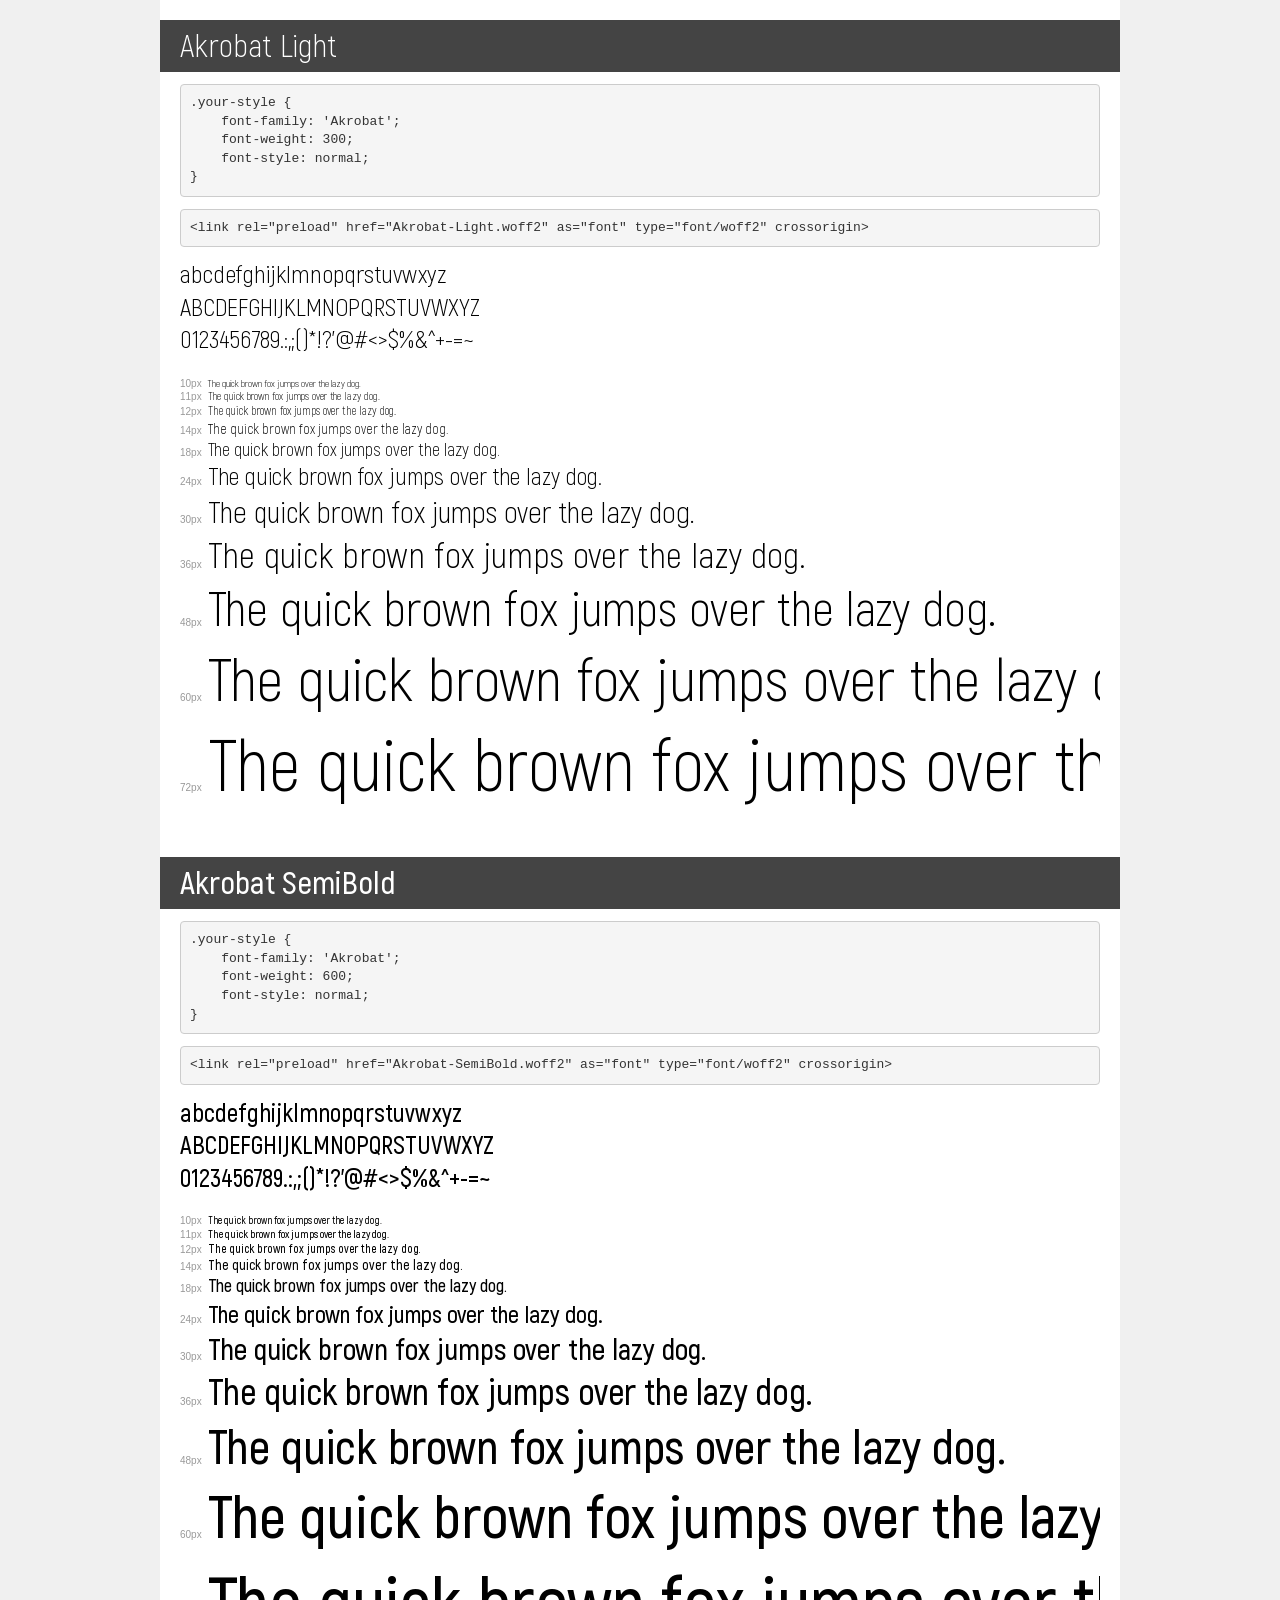
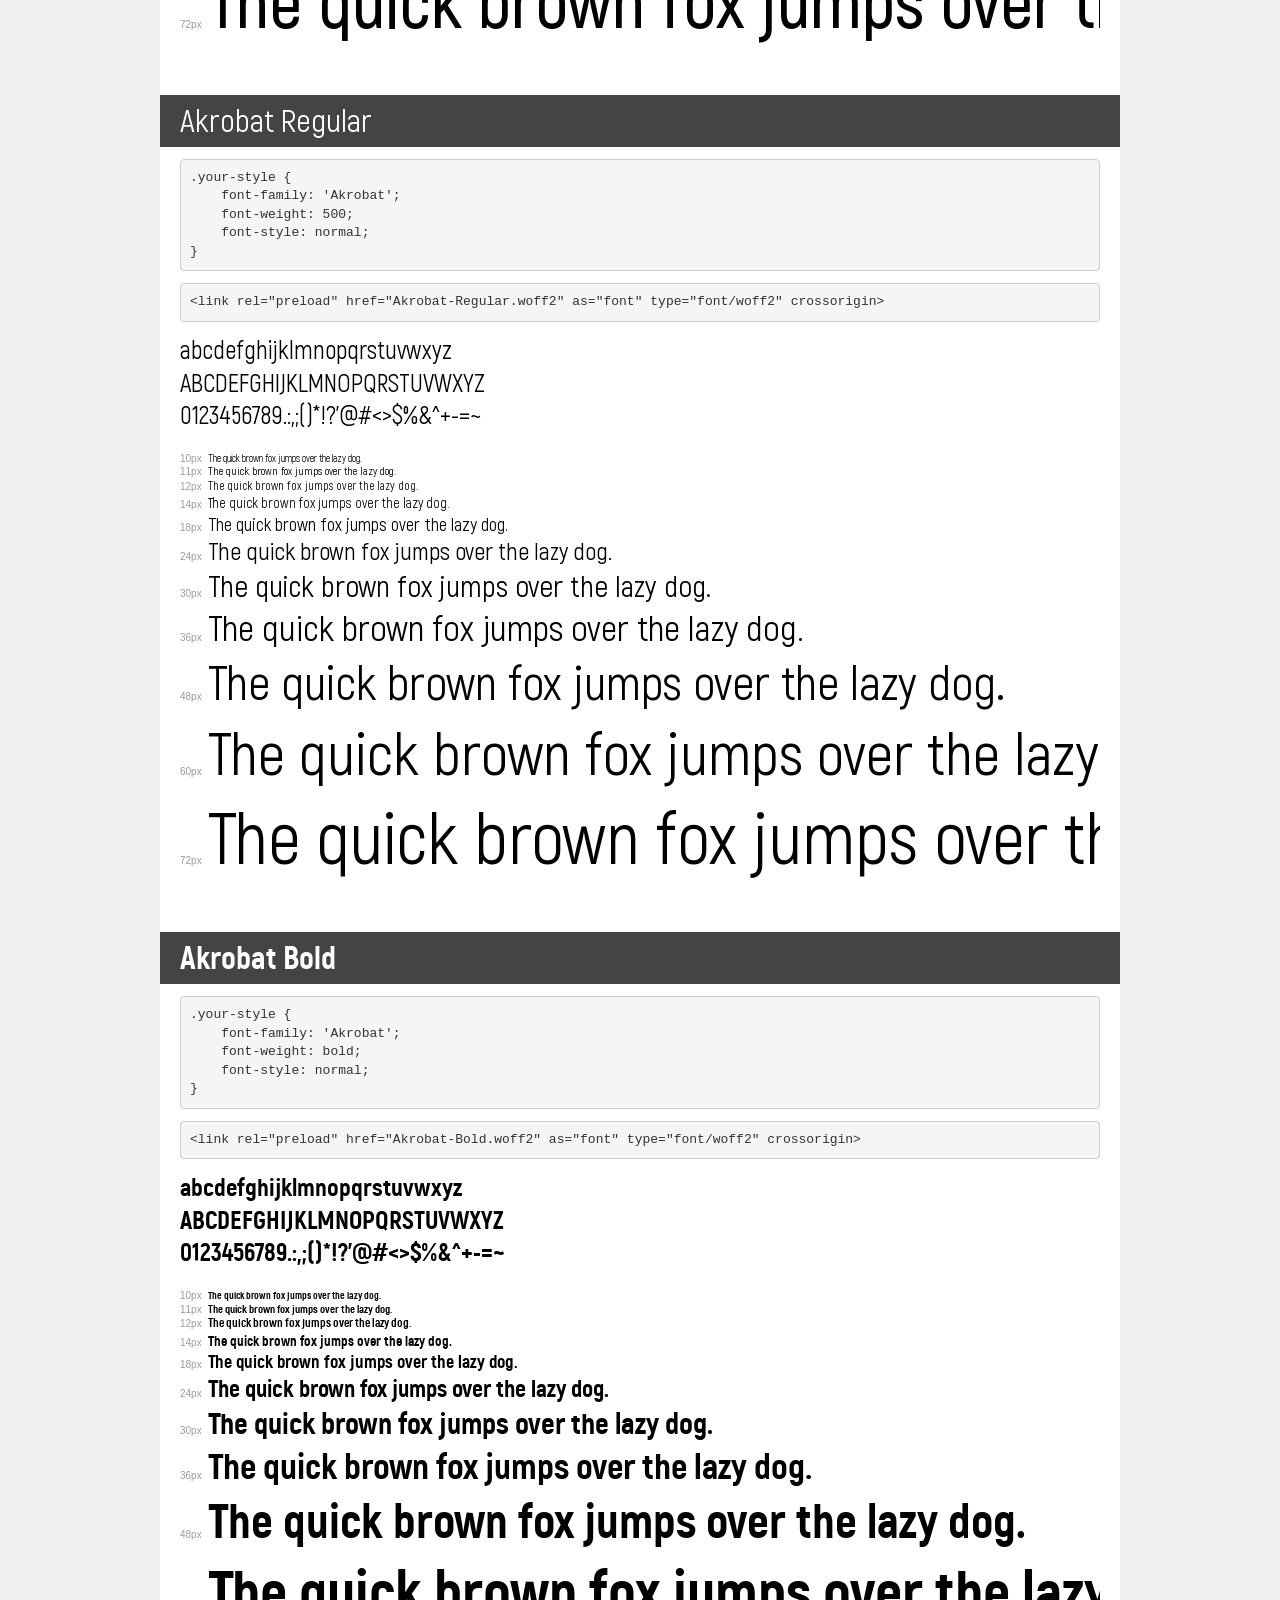
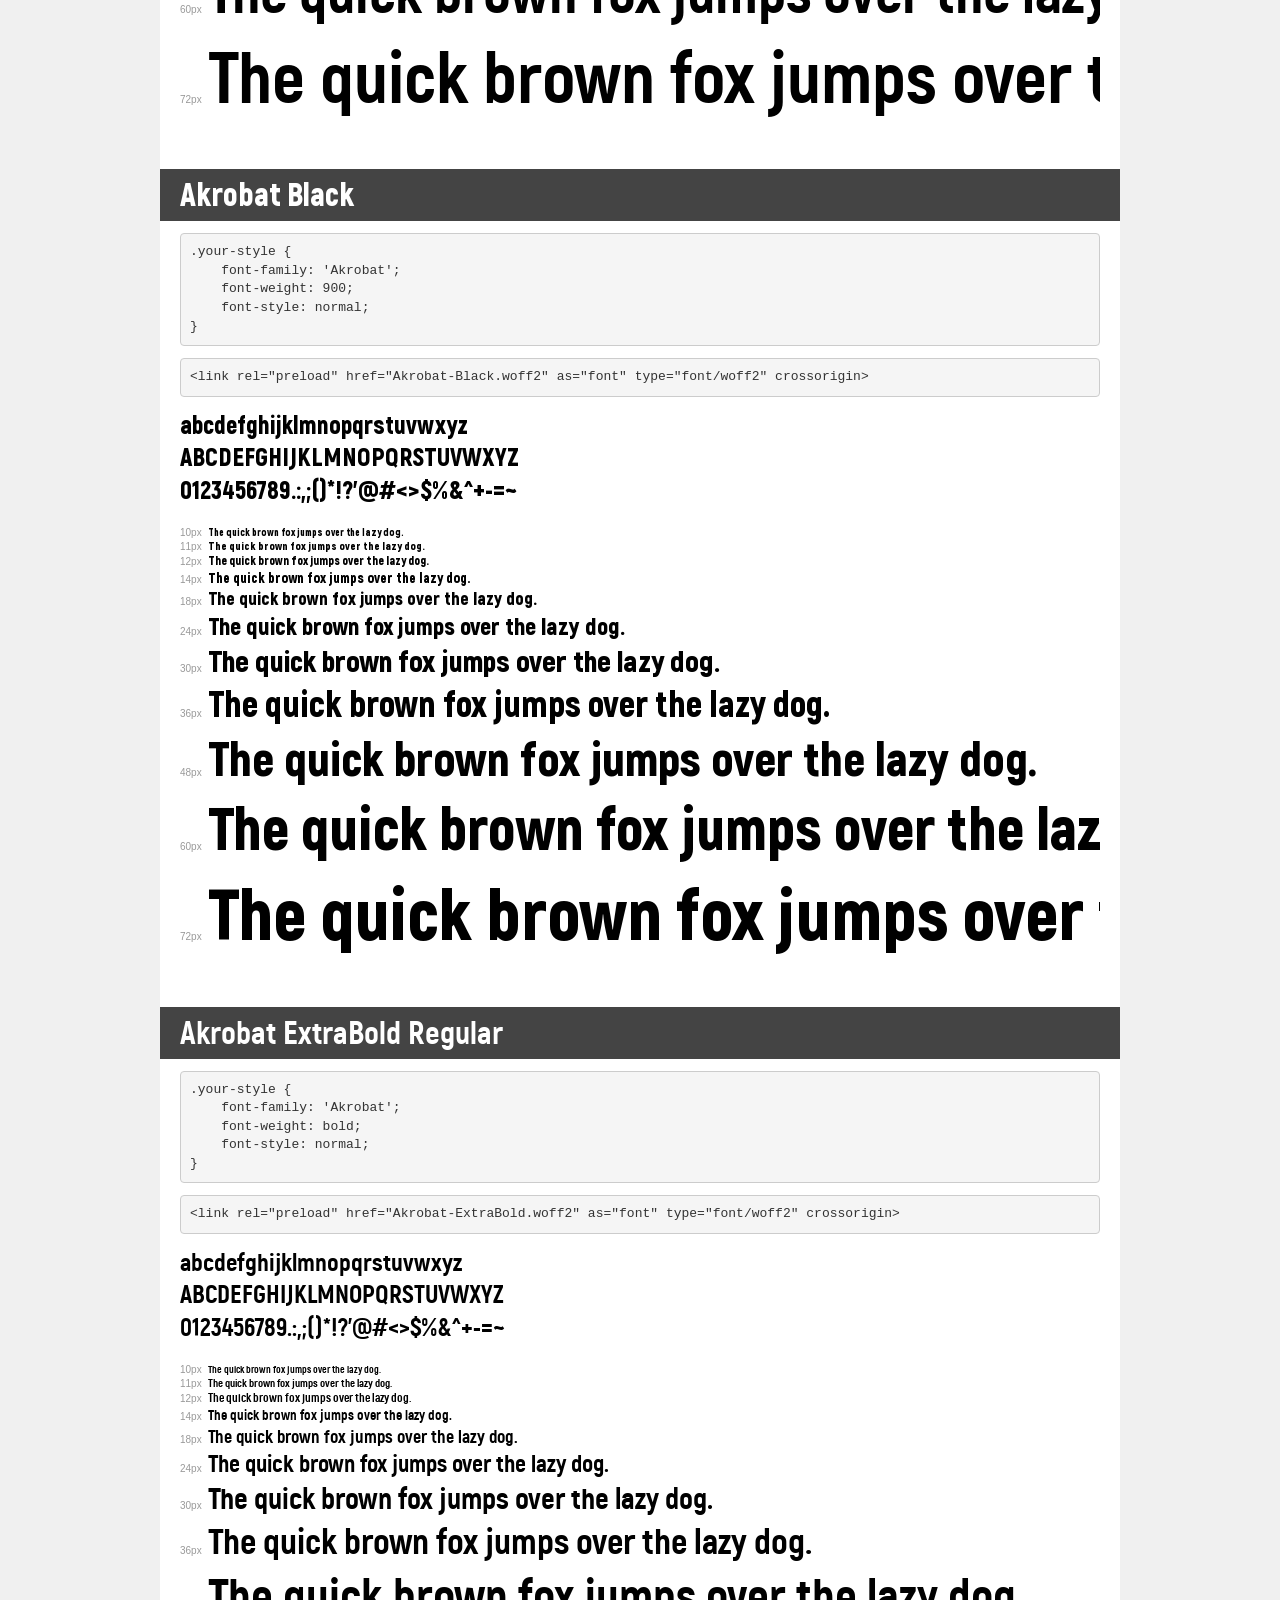
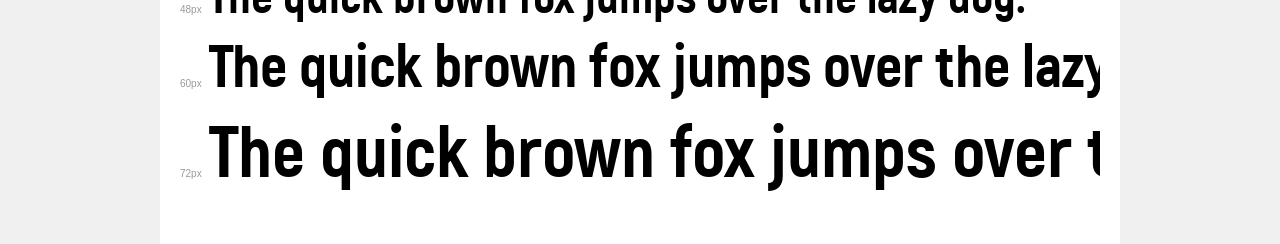
<file: public/fonts/demo.html>
<!DOCTYPE html>
<html lang="en">
<head>
    <meta charset="utf-8">
    <meta http-equiv="X-UA-Compatible" content="IE=edge">
    <meta name="viewport" content="width=device-width, initial-scale=1">
    <meta name="robots" content="noindex, noarchive">
    <meta name="format-detection" content="telephone=no">
    <title>Transfonter demo</title>
    <link href="stylesheet.css" rel="stylesheet">
    <style>
        /*
        http://meyerweb.com/eric/tools/css/reset/
        v2.0 | 20110126
        License: none (public domain)
        */
        html, body, div, span, applet, object, iframe,
        h1, h2, h3, h4, h5, h6, p, blockquote, pre,
        a, abbr, acronym, address, big, cite, code,
        del, dfn, em, img, ins, kbd, q, s, samp,
        small, strike, strong, sub, sup, tt, var,
        b, u, i, center,
        dl, dt, dd, ol, ul, li,
        fieldset, form, label, legend,
        table, caption, tbody, tfoot, thead, tr, th, td,
        article, aside, canvas, details, embed,
        figure, figcaption, footer, header, hgroup,
        menu, nav, output, ruby, section, summary,
        time, mark, audio, video {
            margin: 0;
            padding: 0;
            border: 0;
            font-size: 100%;
            font: inherit;
            vertical-align: baseline;
        }
        /* HTML5 display-role reset for older browsers */
        article, aside, details, figcaption, figure,
        footer, header, hgroup, menu, nav, section {
            display: block;
        }
        body {
            line-height: 1;
        }
        ol, ul {
            list-style: none;
        }
        blockquote, q {
            quotes: none;
        }
        blockquote:before, blockquote:after,
        q:before, q:after {
            content: '';
            content: none;
        }
        table {
            border-collapse: collapse;
            border-spacing: 0;
        }
        /* demo styles */
        body {
            background: #f0f0f0;
            color: #000;
        }
        .page {
            background: #fff;
            width: 920px;
            margin: 0 auto;
            padding: 20px 20px 0 20px;
            overflow: hidden;
        }
        .font-container {
            overflow-x: auto;
            overflow-y: hidden;
            margin-bottom: 40px;
            line-height: 1.3;
            white-space: nowrap;
            padding-bottom: 5px;
        }
        h1 {
            position: relative;
            background: #444;
            font-size: 32px;
            color: #fff;
            padding: 10px 20px;
            margin: 0 -20px 12px -20px;
        }
        .letters {
            font-size: 25px;
            margin-bottom: 20px;
        }
        .s10:before {
            content: '10px';
        }
        .s11:before {
            content: '11px';
        }
        .s12:before {
            content: '12px';
        }
        .s14:before {
            content: '14px';
        }
        .s18:before {
            content: '18px';
        }
        .s24:before {
            content: '24px';
        }
        .s30:before {
            content: '30px';
        }
        .s36:before {
            content: '36px';
        }
        .s48:before {
            content: '48px';
        }
        .s60:before {
            content: '60px';
        }
        .s72:before {
            content: '72px';
        }
        .s10:before, .s11:before, .s12:before, .s14:before,
        .s18:before, .s24:before, .s30:before, .s36:before,
        .s48:before, .s60:before, .s72:before {
            font-family: Arial, sans-serif;
            font-size: 10px;
            font-weight: normal;
            font-style: normal;
            color: #999;
            padding-right: 6px;
        }
        pre {
            display: block;
            padding: 9px;
            margin: 0 0 12px;
            font-family: Monaco, Menlo, Consolas, "Courier New", monospace;
            font-size: 13px;
            line-height: 1.428571429;
            color: #333;
            font-weight: normal;
            font-style: normal;
            background-color: #f5f5f5;
            border: 1px solid #ccc;
            overflow-x: auto;
            border-radius: 4px;
        }
        /* responsive */
        @media (max-width: 959px) {
            .page {
                width: auto;
                margin: 0;
            }
        }
    </style>
</head>
<body>
<div class="page">
    <div class="demo">
        <h1 style="font-family: 'Akrobat'; font-weight: 300; font-style: normal;">Akrobat Light</h1>
        <pre title="Usage">.your-style {
    font-family: 'Akrobat';
    font-weight: 300;
    font-style: normal;
}</pre>
        <pre title="Preload (optional)">
&lt;link rel=&quot;preload&quot; href=&quot;Akrobat-Light.woff2&quot; as=&quot;font&quot; type=&quot;font/woff2&quot; crossorigin&gt;</pre>
        <div class="font-container" style="font-family: 'Akrobat'; font-weight: 300; font-style: normal;">
            <p class="letters">
                abcdefghijklmnopqrstuvwxyz<br>
ABCDEFGHIJKLMNOPQRSTUVWXYZ<br>
                0123456789.:,;()*!?'@#&lt;&gt;$%&^+-=~
            </p>
            <p class="s10" style="font-size: 10px;">The quick brown fox jumps over the lazy dog.</p>
            <p class="s11" style="font-size: 11px;">The quick brown fox jumps over the lazy dog.</p>
            <p class="s12" style="font-size: 12px;">The quick brown fox jumps over the lazy dog.</p>
            <p class="s14" style="font-size: 14px;">The quick brown fox jumps over the lazy dog.</p>
            <p class="s18" style="font-size: 18px;">The quick brown fox jumps over the lazy dog.</p>
            <p class="s24" style="font-size: 24px;">The quick brown fox jumps over the lazy dog.</p>
            <p class="s30" style="font-size: 30px;">The quick brown fox jumps over the lazy dog.</p>
            <p class="s36" style="font-size: 36px;">The quick brown fox jumps over the lazy dog.</p>
            <p class="s48" style="font-size: 48px;">The quick brown fox jumps over the lazy dog.</p>
            <p class="s60" style="font-size: 60px;">The quick brown fox jumps over the lazy dog.</p>
            <p class="s72" style="font-size: 72px;">The quick brown fox jumps over the lazy dog.</p>
        </div>
    </div>

    <div class="demo">
        <h1 style="font-family: 'Akrobat'; font-weight: 600; font-style: normal;">Akrobat SemiBold</h1>
        <pre title="Usage">.your-style {
    font-family: 'Akrobat';
    font-weight: 600;
    font-style: normal;
}</pre>
        <pre title="Preload (optional)">
&lt;link rel=&quot;preload&quot; href=&quot;Akrobat-SemiBold.woff2&quot; as=&quot;font&quot; type=&quot;font/woff2&quot; crossorigin&gt;</pre>
        <div class="font-container" style="font-family: 'Akrobat'; font-weight: 600; font-style: normal;">
            <p class="letters">
                abcdefghijklmnopqrstuvwxyz<br>
ABCDEFGHIJKLMNOPQRSTUVWXYZ<br>
                0123456789.:,;()*!?'@#&lt;&gt;$%&^+-=~
            </p>
            <p class="s10" style="font-size: 10px;">The quick brown fox jumps over the lazy dog.</p>
            <p class="s11" style="font-size: 11px;">The quick brown fox jumps over the lazy dog.</p>
            <p class="s12" style="font-size: 12px;">The quick brown fox jumps over the lazy dog.</p>
            <p class="s14" style="font-size: 14px;">The quick brown fox jumps over the lazy dog.</p>
            <p class="s18" style="font-size: 18px;">The quick brown fox jumps over the lazy dog.</p>
            <p class="s24" style="font-size: 24px;">The quick brown fox jumps over the lazy dog.</p>
            <p class="s30" style="font-size: 30px;">The quick brown fox jumps over the lazy dog.</p>
            <p class="s36" style="font-size: 36px;">The quick brown fox jumps over the lazy dog.</p>
            <p class="s48" style="font-size: 48px;">The quick brown fox jumps over the lazy dog.</p>
            <p class="s60" style="font-size: 60px;">The quick brown fox jumps over the lazy dog.</p>
            <p class="s72" style="font-size: 72px;">The quick brown fox jumps over the lazy dog.</p>
        </div>
    </div>

    <div class="demo">
        <h1 style="font-family: 'Akrobat'; font-weight: 500; font-style: normal;">Akrobat Regular</h1>
        <pre title="Usage">.your-style {
    font-family: 'Akrobat';
    font-weight: 500;
    font-style: normal;
}</pre>
        <pre title="Preload (optional)">
&lt;link rel=&quot;preload&quot; href=&quot;Akrobat-Regular.woff2&quot; as=&quot;font&quot; type=&quot;font/woff2&quot; crossorigin&gt;</pre>
        <div class="font-container" style="font-family: 'Akrobat'; font-weight: 500; font-style: normal;">
            <p class="letters">
                abcdefghijklmnopqrstuvwxyz<br>
ABCDEFGHIJKLMNOPQRSTUVWXYZ<br>
                0123456789.:,;()*!?'@#&lt;&gt;$%&^+-=~
            </p>
            <p class="s10" style="font-size: 10px;">The quick brown fox jumps over the lazy dog.</p>
            <p class="s11" style="font-size: 11px;">The quick brown fox jumps over the lazy dog.</p>
            <p class="s12" style="font-size: 12px;">The quick brown fox jumps over the lazy dog.</p>
            <p class="s14" style="font-size: 14px;">The quick brown fox jumps over the lazy dog.</p>
            <p class="s18" style="font-size: 18px;">The quick brown fox jumps over the lazy dog.</p>
            <p class="s24" style="font-size: 24px;">The quick brown fox jumps over the lazy dog.</p>
            <p class="s30" style="font-size: 30px;">The quick brown fox jumps over the lazy dog.</p>
            <p class="s36" style="font-size: 36px;">The quick brown fox jumps over the lazy dog.</p>
            <p class="s48" style="font-size: 48px;">The quick brown fox jumps over the lazy dog.</p>
            <p class="s60" style="font-size: 60px;">The quick brown fox jumps over the lazy dog.</p>
            <p class="s72" style="font-size: 72px;">The quick brown fox jumps over the lazy dog.</p>
        </div>
    </div>

    <div class="demo">
        <h1 style="font-family: 'Akrobat'; font-weight: bold; font-style: normal;">Akrobat Bold</h1>
        <pre title="Usage">.your-style {
    font-family: 'Akrobat';
    font-weight: bold;
    font-style: normal;
}</pre>
        <pre title="Preload (optional)">
&lt;link rel=&quot;preload&quot; href=&quot;Akrobat-Bold.woff2&quot; as=&quot;font&quot; type=&quot;font/woff2&quot; crossorigin&gt;</pre>
        <div class="font-container" style="font-family: 'Akrobat'; font-weight: bold; font-style: normal;">
            <p class="letters">
                abcdefghijklmnopqrstuvwxyz<br>
ABCDEFGHIJKLMNOPQRSTUVWXYZ<br>
                0123456789.:,;()*!?'@#&lt;&gt;$%&^+-=~
            </p>
            <p class="s10" style="font-size: 10px;">The quick brown fox jumps over the lazy dog.</p>
            <p class="s11" style="font-size: 11px;">The quick brown fox jumps over the lazy dog.</p>
            <p class="s12" style="font-size: 12px;">The quick brown fox jumps over the lazy dog.</p>
            <p class="s14" style="font-size: 14px;">The quick brown fox jumps over the lazy dog.</p>
            <p class="s18" style="font-size: 18px;">The quick brown fox jumps over the lazy dog.</p>
            <p class="s24" style="font-size: 24px;">The quick brown fox jumps over the lazy dog.</p>
            <p class="s30" style="font-size: 30px;">The quick brown fox jumps over the lazy dog.</p>
            <p class="s36" style="font-size: 36px;">The quick brown fox jumps over the lazy dog.</p>
            <p class="s48" style="font-size: 48px;">The quick brown fox jumps over the lazy dog.</p>
            <p class="s60" style="font-size: 60px;">The quick brown fox jumps over the lazy dog.</p>
            <p class="s72" style="font-size: 72px;">The quick brown fox jumps over the lazy dog.</p>
        </div>
    </div>

    <div class="demo">
        <h1 style="font-family: 'Akrobat'; font-weight: 900; font-style: normal;">Akrobat Black</h1>
        <pre title="Usage">.your-style {
    font-family: 'Akrobat';
    font-weight: 900;
    font-style: normal;
}</pre>
        <pre title="Preload (optional)">
&lt;link rel=&quot;preload&quot; href=&quot;Akrobat-Black.woff2&quot; as=&quot;font&quot; type=&quot;font/woff2&quot; crossorigin&gt;</pre>
        <div class="font-container" style="font-family: 'Akrobat'; font-weight: 900; font-style: normal;">
            <p class="letters">
                abcdefghijklmnopqrstuvwxyz<br>
ABCDEFGHIJKLMNOPQRSTUVWXYZ<br>
                0123456789.:,;()*!?'@#&lt;&gt;$%&^+-=~
            </p>
            <p class="s10" style="font-size: 10px;">The quick brown fox jumps over the lazy dog.</p>
            <p class="s11" style="font-size: 11px;">The quick brown fox jumps over the lazy dog.</p>
            <p class="s12" style="font-size: 12px;">The quick brown fox jumps over the lazy dog.</p>
            <p class="s14" style="font-size: 14px;">The quick brown fox jumps over the lazy dog.</p>
            <p class="s18" style="font-size: 18px;">The quick brown fox jumps over the lazy dog.</p>
            <p class="s24" style="font-size: 24px;">The quick brown fox jumps over the lazy dog.</p>
            <p class="s30" style="font-size: 30px;">The quick brown fox jumps over the lazy dog.</p>
            <p class="s36" style="font-size: 36px;">The quick brown fox jumps over the lazy dog.</p>
            <p class="s48" style="font-size: 48px;">The quick brown fox jumps over the lazy dog.</p>
            <p class="s60" style="font-size: 60px;">The quick brown fox jumps over the lazy dog.</p>
            <p class="s72" style="font-size: 72px;">The quick brown fox jumps over the lazy dog.</p>
        </div>
    </div>

    <div class="demo">
        <h1 style="font-family: 'Akrobat'; font-weight: bold; font-style: normal;">Akrobat ExtraBold Regular</h1>
        <pre title="Usage">.your-style {
    font-family: 'Akrobat';
    font-weight: bold;
    font-style: normal;
}</pre>
        <pre title="Preload (optional)">
&lt;link rel=&quot;preload&quot; href=&quot;Akrobat-ExtraBold.woff2&quot; as=&quot;font&quot; type=&quot;font/woff2&quot; crossorigin&gt;</pre>
        <div class="font-container" style="font-family: 'Akrobat'; font-weight: bold; font-style: normal;">
            <p class="letters">
                abcdefghijklmnopqrstuvwxyz<br>
ABCDEFGHIJKLMNOPQRSTUVWXYZ<br>
                0123456789.:,;()*!?'@#&lt;&gt;$%&^+-=~
            </p>
            <p class="s10" style="font-size: 10px;">The quick brown fox jumps over the lazy dog.</p>
            <p class="s11" style="font-size: 11px;">The quick brown fox jumps over the lazy dog.</p>
            <p class="s12" style="font-size: 12px;">The quick brown fox jumps over the lazy dog.</p>
            <p class="s14" style="font-size: 14px;">The quick brown fox jumps over the lazy dog.</p>
            <p class="s18" style="font-size: 18px;">The quick brown fox jumps over the lazy dog.</p>
            <p class="s24" style="font-size: 24px;">The quick brown fox jumps over the lazy dog.</p>
            <p class="s30" style="font-size: 30px;">The quick brown fox jumps over the lazy dog.</p>
            <p class="s36" style="font-size: 36px;">The quick brown fox jumps over the lazy dog.</p>
            <p class="s48" style="font-size: 48px;">The quick brown fox jumps over the lazy dog.</p>
            <p class="s60" style="font-size: 60px;">The quick brown fox jumps over the lazy dog.</p>
            <p class="s72" style="font-size: 72px;">The quick brown fox jumps over the lazy dog.</p>
        </div>
    </div>

</div>
</body>
</html>
</file>
<file: public/fonts/stylesheet.css>
@font-face {
    font-family: 'Akrobat';
    src: url('Akrobat-Light.woff2') format('woff2');
    font-weight: 300;
    font-style: normal;
    font-display: swap;
}

@font-face {
    font-family: 'Akrobat';
    src: url('Akrobat-SemiBold.woff2') format('woff2');
    font-weight: 600;
    font-style: normal;
    font-display: swap;
}

@font-face {
    font-family: 'Akrobat';
    src: url('Akrobat-Regular.woff2') format('woff2');
    font-weight: 500;
    font-style: normal;
    font-display: swap;
}

@font-face {
    font-family: 'Akrobat';
    src: url('Akrobat-Bold.woff2') format('woff2');
    font-weight: bold;
    font-style: normal;
    font-display: swap;
}

@font-face {
    font-family: 'Akrobat';
    src: url('Akrobat-Black.woff2') format('woff2');
    font-weight: 900;
    font-style: normal;
    font-display: swap;
}

@font-face {
    font-family: 'Akrobat';
    src: url('Akrobat-ExtraBold.woff2') format('woff2');
    font-weight: bold;
    font-style: normal;
    font-display: swap;
}
</file>
<file: public/css/main.min.css>
@charset "UTF-8";@import "custom-bootstrap.min.css";@font-face{font-display:swap;font-family:Akrobat;font-style:normal;font-weight:300;src:url(../fonts/Akrobat-Light.woff2) format("woff2")}@font-face{font-display:swap;font-family:Akrobat;font-style:normal;font-weight:600;src:url(../fonts/Akrobat-SemiBold.woff2) format("woff2")}@font-face{font-display:swap;font-family:Akrobat;font-style:normal;font-weight:400;src:url(../fonts/Akrobat-Regular.woff2) format("woff2")}@font-face{font-display:swap;font-family:Akrobat;font-style:normal;font-weight:700;src:url(../fonts/Akrobat-Bold.woff2) format("woff2")}@font-face{font-display:swap;font-family:Akrobat;font-style:normal;font-weight:900;src:url(../fonts/Akrobat-Black.woff2) format("woff2")}@font-face{font-display:swap;font-family:Akrobat;font-style:normal;font-weight:700;src:url(../fonts/Akrobat-ExtraBold.woff2) format("woff2")}:root{--animate-delay:1.2s;--fancybox-content-color:var(--bs-body-color);--swiperArrowSize:2.5rem;--swiperArrowPosition:calc(var(--swiperArrowSize)*-1/2);--swiperBorderColorDef:var(--bs-primary);--swiperColorDef:#fff;--swiperBgDef:var(--bs-primary);--swiperBorderColorDefHover:var(--bs-primary);--swiperColorDefHover:#fff;--swiperBgDefHover:var(--bs-primary);--dark-card-bg:$gray-950;--accent-color:#d63384;--sp-base:1.25rem;--red:#da4053;--sPT:4.6875rem;--sTPB:3.75rem;--sPB:4.6875rem}.fancybox__container{--fancybox-bg:rgba(58,59,60,.77)}.h1,.h2,.h25,h1,h2{font-weight:800;letter-spacing:-.05em;line-height:90%}.h1,.h2,.h25,.h3,.h5,h1,h2,h5{font-family:Akrobat,sans-serif;text-transform:uppercase}.h3,.h5,h5{font-weight:700;letter-spacing:-.04em}.h25{font-size:calc(1.5rem + 3vw)}.item{background:#f5f5f5;border-radius:10px;padding:20px}.pixel-perfect{background-position:center 0;background-repeat:no-repeat;left:50%;opacity:0;opacity:.7;pointer-events:none;position:absolute;right:auto;text-align:center;top:0;translate:-50% 0;z-index:1000}body,html{font-size:var(--bs-body-font-size)}html{-webkit-text-size-adjust:100%;-webkit-tap-highlight-color:rgba(33,36,41,0)}body.fancybox-active,body[class*=fixed]{margin-right:var(--spacing-end)}body.fancybox-active .header,body[class*=fixed] .header{padding-right:var(--spacing-end)}body.loaded_hiding{--s:0.36s;opacity:0;pointer-events:none;transition:all var(--s) ease-in-out}body.loaded_hiding:before{display:none}body.loaded{opacity:1;pointer-events:visible}body:before{content:"";height:100%;position:absolute;width:100%;--s:0.36s;-webkit-backdrop-filter:blur(5px);backdrop-filter:blur(5px);background-color:rgba(39,36,40,.8);left:0;opacity:0;top:0;transition:all var(--s) ease-in-out;z-index:-1}body.fancybox-active{overflow:hidden}body[class*=fixed]{left:0;position:absolute;top:0;touch-action:none;width:100%;z-index:999;-webkit-overflow-scrolling:none;overflow:hidden;overscroll-behavior:none}body[class*=fixed]:before{opacity:.76;z-index:999}.main-wrapper{display:flex;flex-direction:column;min-height:100vh;overflow:hidden;position:relative;width:100%}main{flex-grow:1}.section{background-position:50%;background-repeat:no-repeat;background-size:cover;padding-bottom:var(--sPB);padding-top:var(--sPT)}.section-title{margin-bottom:var(--sTPB)}.section-title img{margin-bottom:0!important;max-width:100%}.section-title h2{text-transform:uppercase}.section-title h2 span{color:#da4053}.mono{font-family:var(--bs-font-monospace)}.small{font-size:.875rem}.tdn{text-decoration:none!important}.ttu{text-transform:uppercase}.tdu{text-decoration:underline}.tdu:hover{text-decoration:none}.fw-300{font-weight:300}.fw-400{font-weight:400}.fw-900{font-weight:900}.fw-500{font-weight:500}.fw-600{font-weight:600}.fw-100{font-weight:100}.row--sm{--bg-gutter-x:1.25rem}.image-source-link{color:#98c3d1}.strong,strong{font-weight:700}ul{padding-left:0}.res-i,picture img{height:auto;max-width:100%}.img-bg{background-position:50%;background-repeat:no-repeat;background-size:cover;position:relative}.img-bg img{inset:0;-o-object-fit:cover;object-fit:cover;position:absolute}.bgs{background-position:50%;background-repeat:no-repeat;background-size:cover}.table{display:table}.tr{display:table-row}.td{display:table-cell}.tabs__btn-accordion{width:100%}.tabs__btn:hover{cursor:pointer}.tabs__content{display:none}.tabs__content.active{display:block}.invisible{border:0;height:1px;margin:-1px;padding:0;position:absolute;width:1px;clip:rect(0 0 0 0);overflow:hidden}.control-wrap{position:relative}.swiper-button-disabled{opacity:.2}.swiper-button-hand{background:var(--swiperBgDef);background-position:50%;background-repeat:no-repeat;background-size:cover;border:2px solid var(--swiperBorderColorDef);border-radius:50%;bottom:0;box-shadow:0 15px 60px rgba(0,0,0,.1);color:var(--swiperColorDef);height:var(--swiperArrowSize);margin:auto 0;outline:none!important;position:absolute;top:0;width:var(--swiperArrowSize);--s:0.36s;align-items:center;display:flex;justify-content:center;transition:all var(--s) ease-in-out;-webkit-user-select:none;-moz-user-select:none;user-select:none;z-index:50}.swiper-button-hand:hover{background:var(--swiperBgDefHover);border-color:var(--swiperBorderColorDefHover);color:var(--swiperColorDefHover)}.swiper-button-hand .icon{font-size:1.25rem;fill:none;stroke:currentColor;stroke-width:3}.swiper-button-hand:after{display:none}.swiper-button-hand-next{right:var(--swiperArrowPosition)}.swiper-button-hand-prev{left:var(--swiperArrowPosition)}.swiper-pagination{text-align:center;width:100%}.swiper-pagination-bullet{background-color:#e6e6e6;border-radius:50%;height:8px;opacity:1;outline:none!important;width:8px;--s:0.36s;display:inline-block;margin-left:.5rem;margin-right:.3125rem;transition:all var(--s) ease-in-out}.swiper-pagination-bullet-active,.swiper-pagination-bullet:hover{background-color:var(--bs-primary)}picture{display:block}img.object-fit-js{display:block;height:100%;width:100%}.object-fit-js img,img.img-bg,img.object-fit-js{-o-object-fit:cover;object-fit:cover}a{--s:0.36s;transition:all var(--s) ease-in-out}.picture-bg,img.img-bg{z-index:-1}.picture-bg,.picture-bg .object-fit-js,img.img-bg,img.img-bg .object-fit-js{height:100%;left:0;position:absolute;top:0;width:100%}.bg-wrap{position:relative;z-index:2}.browsehappy{background:#000;color:#fff;font-size:10px;min-height:100px;padding-top:30px;position:absolute;top:0;width:100%;z-index:2000}iframe{border:none}::-webkit-calendar-picker-indicator{background-image:url('data:image/svg+xml;charset=utf-8,<svg xmlns="http://www.w3.org/2000/svg" width="16" height="15" viewBox="0 0 24 24"><path fill="%23da4053" d="M20 3h-1V1h-2v2H7V1H5v2H4c-1.1 0-2 .9-2 2v16c0 1.1.9 2 2 2h16c1.1 0 2-.9 2-2V5c0-1.1-.9-2-2-2m0 18H4V8h16z"/></svg>')}.form-control,.form-select{box-shadow:none!important}.fancybox__content :focus:not(.carousel__button.is-close){outline:none!important}.form-check,.form-check-input,.form-switch{cursor:pointer}.img-wrap-center{align-items:center;display:flex;inset:0;justify-content:center;margin:auto;position:absolute}.img-wrap-center img{height:auto;max-height:100%;max-width:100%}.img-wrap-center img.object-fit-js{height:100%;-o-object-fit:cover;object-fit:cover;width:100%}.btn{line-height:1}.btn-primary{color:#fff;font-family:Akrobat,sans-serif;font-weight:700;text-transform:uppercase}.panel-with-bg{background:var(--Grey3,#e0e4ea);border-radius:24px;margin-top:4rem;padding:5rem 1.25rem;position:relative}.panel-with-bg .picture-bg{border-radius:inherit}.panel-with-bg .row{justify-content:center;--bs-gutter-y:1rem}.fz-lg{font-size:1.25rem}.video-block{margin-inline:auto;margin-top:64px;max-width:900px}.video-block h3{margin-bottom:2rem}.video-block iframe{aspect-ratio:16/9;border:none;border-radius:16px}.btn-white{background-color:#fff;border:0 solid #000;color:#000;min-width:190px}.btn-white:hover{background-color:#f2f2f2}.form-control{margin-bottom:1em;text-align:center}.footer{padding:2.5rem 0;position:relative;z-index:1;z-index:2}.footer__container .before{display:block;margin-bottom:1.25rem}.footer .row{--bs-gutter-y:1.25rem}.footer a{border-bottom:1px solid!important;color:#000;font-size:16px;text-decoration:none}.footer a:hover{border-bottom-color:transparent!important}.footer a{color:#272428!important;display:inline-block}.footer a:hover{opacity:.8}.footer .spiner{margin-left:.625rem;margin-right:.625rem}.footer__txt{line-height:1.2em}.footer__txt p{font-feature-settings:"pnum" on,"lnum" on;margin-bottom:0}.footer__txt h6{margin-bottom:1.03125rem;text-transform:none}.footer__txt--h6{font-size:1.25rem;font-weight:600;margin-bottom:1.25rem}.footer__txt--h6 a{font-size:1.25rem;font-weight:600;line-height:1}.footer__txt--support{margin-bottom:1.25rem}.footer__txt--support a{text-decoration:none}.footer__left-col a{display:inline}.form-wrap__input-wrap{margin-bottom:.9375rem}.form-wrap__input{resize:none}.form-wrap__btn{cursor:pointer;margin-bottom:.9375rem}.form-wrap label{display:block;width:100%}input[type=number]{-moz-appearance:textfield}select::-ms-expand{display:none}input::-webkit-inner-spin-button,input::-webkit-outer-spin-button{-webkit-appearance:none;margin:0}.headerBlock{--sPT:6.25rem;--sPB:3.75rem;--sTPB:3.75rem;background-color:#000;background-image:url(../img/header-bg.png);background-position:100% 100%;background-repeat:no-repeat;background-size:70% auto;color:#fff;position:relative;z-index:2}.headerBlock:after{aspect-ratio:1921/72;background-image:url(../img/header-after.png);background-repeat:no-repeat;background-size:100% 100%;content:"";left:0;position:absolute;top:100%;transform:translateY(-50%);width:100%;z-index:-1}.headerBlock .container,.headerBlock h1{position:relative}.headerBlock h1{color:#fff;font-weight:800;line-height:1;text-transform:uppercase;z-index:4}.headerBlock img{bottom:-5%;max-height:100%;max-width:100%;max-width:120%;pointer-events:none;position:absolute;right:-20%}.headerBlock__row{counter-reset:num;display:grid;gap:20px;grid-template-columns:repeat(auto-fit,minmax(342px,1fr));margin:20px 0;position:relative;z-index:4}.headerBlock__item{font-family:Akrobat,sans-serif;font-size:35px;line-height:1;text-transform:uppercase}.headerBlock__item:before{content:url(../img/chart-i.svg);display:block;margin-bottom:18px}.headerBlock .btn{position:relative;z-index:2}.headerBlock-item{-webkit-backdrop-filter:blur(6.6px);backdrop-filter:blur(6.6px);background:rgba(0,0,0,.59);border-radius:22px;font-size:14px;font-weight:700;height:100%;line-height:1.4;padding:1.5rem;text-align:center;text-wrap:balance}.headerBlock-item img{margin-bottom:1rem}.soc{--bs-gutter-x:10px;--bs-gutter-y:m;display:flex;margin-left:calc(var(--bs-gutter-x)*-1/2);margin-right:calc(var(--bs-gutter-x)*-1/2);margin-top:calc(var(--bs-gutter-y)*-1)}.soc>*{margin-top:calc(var(--bs-gutter-y));padding-left:calc(var(--bs-gutter-x)/2);padding-right:calc(var(--bs-gutter-x)/2)}.soc__item{text-decoration:none!important;vertical-align:middle;--s:0.36s;display:grid;place-items:center;transition:all var(--s) ease-in-out}.soc .icon{font-size:1.875rem}.counter{counter-reset:num}.counter__item{position:relative}.counter__item:before{content:counter(num);counter-increment:num}.addBlock{border:1px solid;border-radius:23px;color:var(--color,#da4053);display:flex;overflow:hidden;position:relative}.addBlock input{border:none;color:inherit;height:2.8125rem;text-align:center}.addBlock__btn{background:none!important;background:transparent;border:none!important;border-radius:23px;box-shadow:none!important;color:inherit;height:2.8125rem;outline:none!important;position:relative;width:1.625rem}.addBlock__btn:after,.addBlock__btn:before{background-color:currentColor;content:"";height:2px;inset:0;margin:auto;position:absolute;width:10px}.addBlock__btn--plus:after{transform:rotate(90deg)}.search-block{position:relative}.search-block input{border:none!important;font-size:14px;outline:none!important;padding-bottom:.875rem;padding-left:1.875rem;padding-top:.875rem;width:100%}.search-block .icon{border:none!important;font-size:1.25rem}.search-block button{align-items:center;background:none!important;border:none!important;display:flex;height:100%;justify-content:center;left:0;position:absolute;top:0}.breadcrumb-item{width:auto}.def-slider{margin-inline:auto;margin-bottom:40px;max-width:1080px;position:relative}.def-slider h6{line-height:1.2;margin-bottom:1.25rem;text-align:center}.def-slider .awiper-wrapper{align-self:center}.def-slider .swiper{margin-bottom:var(--sPB)}.def-slider .swiper-button-hand{--swiperArrowPosition:20px}.def-slider__slide{align-items:center;cursor:pointer;display:flex;height:auto;justify-content:center;text-align:center}.def-slider{max-width:873px}.def-slider .swiper{max-width:100%;overflow:visible}.def-slider .swiper-wrapper{align-items:center;text-align:center}.def-slider .swiper-slide{--s:0.36s;transition:all var(--s) ease-in-out}.def-slider .swiper-slide img{border-radius:8px;height:auto;max-width:100%}.def-slider .swiper-slide:not(.swiper-slide-active){scale:.9}.control-wrap{margin-left:auto;margin-right:auto;max-width:295px}:root{--fancybox-content-bg:none}.fancybox__content{max-width:100%;padding:0}.modal-win{background-color:#fff;max-width:100%;padding:40px;position:relative;width:31.25rem}.modal-win .mfp-close{color:#da4053;font-size:40px;font-weight:100}a{outline:0!important}.modal-form{position:relative}#foot-dialog h3{font-size:2.25em}.mfp-close{background:0 0;border:0;border-radius:50%;box-shadow:none;color:#272428;cursor:pointer;display:block;font-family:Arial,Baskerville,monospace;font-size:28px;font-size:50px;font-style:normal;font-weight:100;height:56px;line-height:56px;margin-right:-5px;margin-top:-5px;opacity:.65;opacity:1;outline:0;overflow:visible;padding:0;position:absolute;right:0;text-align:center;text-decoration:none;top:0;-webkit-user-select:none;-moz-user-select:none;user-select:none;width:56px;z-index:1046;--s:0.36s;transition:all var(--s) ease-in-out}.polite .link{color:#da4053;cursor:pointer;text-decoration:underline}.polite .link :hover{display:none}.fancybox__container{min-height:100%;transform:none!important;width:100%!important}.fancybox-throwOutUp{animation:fancybox-throwOutUp .25s ease both}.fancybox-throwOutDown{animation:fancybox-throwOutDown .25s ease both}@keyframes fancybox-throwOutUp{0%{opacity:0;transform:translate3d(0,-5%,0)}to{opacity:1;transform:translateZ(0)}}@keyframes fancybox-throwOutDown{to{opacity:0;transform:translate3d(0,10%,0)}}.sAuthor .container:after{left:75%!important;top:70%!important}.sAuthor__caption{max-width:890px}.sAuthor ul li{font-size:20px;list-style:none;margin-bottom:2em;max-width:500px;padding-left:4em;position:relative}.sAuthor ul li:before{background-color:#da4053;content:"";height:.25em;left:0;position:absolute;top:1em;width:2.5em}.sAuthor .container{position:relative;z-index:2}.sAuthor .author-img{left:45%;max-width:80%;position:absolute;top:0;z-index:-1}.sAuthor ol{counter-reset:num;display:grid;gap:20px;grid-template-columns:1fr 1fr;list-style:none;margin:20px 0;position:relative;z-index:4}.sAuthor ol li:before{color:#da4053;content:counter(num);counter-increment:num;display:block;font-family:Akrobat,sans-serif;font-size:120px;font-weight:800;line-height:1}.sAuthor .def-slider__img-wrap{border:1px solid #da4053;border-radius:8px;display:inline-block;padding:16px}.sAuthor .swiper-slide{max-width:90%;width:auto}.sAuthor .swiper-slide img{border-radius:8px}.sCatalog__row{--bs-gutter-y:var(--bs-gutter-x)}.sCatalog__slide{height:auto}.product-item{background:#fff;border:1px solid #e2e2e2;border-radius:15px;display:flex;flex-direction:column;min-height:100%;overflow:hidden;position:relative}.product-item__img-wrap{aspect-ratio:var(--ratio,190/298);display:block;position:relative}.product-item__caption{display:flex;flex-direction:column;flex-grow:1;padding:1.25rem}.sContact__row{--bs-gutter-y:var(--bs-gutter-x)}.sContact__slide{height:auto}.sContent__row{--bs-gutter-y:var(--bs-gutter-x)}.sContent__slide{height:auto}.sEveryDay__slider{overflow:visible;padding-top:50px}.sEveryDay__slide{border-top:1px solid #da4053;margin-top:calc(115px - var(--devider));max-width:max(237px,20%);padding-top:calc(27px + var(--devider));position:relative}.sEveryDay__slide img{bottom:100%;left:0;position:absolute;right:20px}.sEveryDay__slide:not(:first-child){padding-left:20px}.sEveryDay__slide:not(:first-child):before{background-color:#da4053;content:"";height:20px;left:0;position:absolute;top:0;width:1px}.sEveryDay__slide:first-child{--devider:0px}.sEveryDay__slide:nth-child(2){--devider:20px}.sEveryDay__slide:nth-child(2) img{left:20%}.sEveryDay__slide:nth-child(3){--devider:40px}.sEveryDay__slide:nth-child(3) img{left:auto}.sEveryDay__slide:nth-child(4){--devider:60px}.sEveryDay__slide:nth-child(4) img{left:auto}.sEveryDay__slide:nth-child(5){--devider:80px}.sEveryDay__slide:nth-child(5) img{left:auto;right:20px}.sEveryDay p{font-size:20px}.sForm{color:#fff;counter-reset:num;text-align:center}.sForm .container{position:relative}.sForm .container img{bottom:calc(var(--sPB)*-1);max-height:100%;max-width:100%;position:absolute;z-index:-1}.sForm .container img:first-child{left:80%}.sForm .container img:nth-child(2){right:65%}.sForm__row{--bs-gutter-y:var(--bs-gutter-x)}.sForm__slide{height:auto}.sForm .form-wrap,.sForm form{margin:0 auto}.sForm .form-control{background:#006fff;border-radius:2.5rem;border-width:4px;font-size:24px;font-weight:600;padding-top:25px;text-align:left}.sForm .form-control::-moz-placeholder{opacity:.7}.sForm .form-control::placeholder{opacity:.7}.sForm .form-group{position:relative;text-align:left}.sForm .form-group .input-label{font-size:14px;padding-left:20px;position:absolute;top:8px}.sForm__col{position:relative}.sForm__item p{margin-inline:auto;max-width:14.375rem}.sForm__item:before{border:1px solid;border-radius:50%;color:#fff;content:counter(num);counter-increment:num;display:block;font-size:64px;height:100px;margin-bottom:20px;margin-left:auto;margin-right:auto;width:100px}.privacy_agreement_block{margin-top:20px}.privacy_agreement_block label{display:inline-block;width:auto}.privacy_agreement_block label a{border-bottom:1px solid;color:#fff}.btn-success{--bs-btn-bg:#2ce07d;--bs-btn-border-color:#2ce07d;font-size:32px;font-weight:700;padding:15px}.sGet__block{background-image:url(../img/get-bg.png)}.sGet__block .h25{max-width:none}.dark-bg{background:#000;background-image:url(../img/header-bg.png);background-position:100% 100%;background-repeat:no-repeat;background-size:100% auto;color:#fff;margin-bottom:40px;position:relative}.dark-bg .container{position:relative;z-index:2}.dark-bg .container:after,.dark-bg .container:before{aspect-ratio:1/1;background-color:#da4053;content:"";filter:blur(500px);opacity:.6;position:absolute;width:30%;z-index:-1}.dark-bg .container:after{left:70%;top:40%}.dark-bg .container:before{right:80%;top:0}.dark-bg:after,.dark-bg:before{aspect-ratio:1921/72;background-image:url(../img/header-after.png);background-repeat:no-repeat;background-size:100% 100%;content:"";position:absolute;width:100%;z-index:-1}.dark-bg:before{bottom:99.9%;left:0;scale:1 -1}.dark-bg:after{left:0;top:99.9%}.dark-bg .swiper-pagination{opacity:.5}.sKnowBefore .h3{line-height:1}.sKnowBefore__block{background-image:url(../img/block-bg.png);background-position:50%;background-repeat:no-repeat;background-size:cover;border-radius:20px;margin-bottom:8px;padding:40px;text-transform:uppercase}.sKnowBefore__block .h3{max-width:18em}.sKnowBefore__block p{font-family:Akrobat,sans-serif;font-size:calc(1.34375rem + 1.125vw);font-weight:700;line-height:1}.sKnowBefore ul{display:grid;gap:8px;grid-template-columns:repeat(auto-fit,minmax(440px,1fr));list-style:none;margin-bottom:var(--sPB)}.sKnowBefore li{backdrop-filter:blur(5px);-webkit-backdrop-filter:blur(5px);background:rgba(27,0,0,.2);border:1px solid hsla(0,0%,100%,.3);border-radius:16px;box-shadow:0 4px 30px rgba(0,0,0,.1);font-family:Akrobat,sans-serif;font-size:calc(1.34375rem + 1.125vw);line-height:1;padding:1.1em;text-transform:uppercase}.sKnowBefore h2{max-width:900px}.sKnowBefore p{font-size:20px}.sKnowBefore__footer-row{align-items:center}.sMyName h2{max-width:10em}.sMyName .section-title p{font-family:Akrobat,sans-serif;font-size:calc(1.34375rem + 1.125vw);font-weight:700;line-height:1;text-transform:uppercase;text-wrap:balance}.sMyName .section-title p span{color:#da4053;display:block}.sNoticeYourself__item{border:1px solid rgba(67,67,67,.2);border-radius:8px;margin-bottom:8px;padding:20px}.sNoticeYourself__caption{flex-grow:1}.sNoticeYourself__caption ul{padding-left:20px}.sProgram{counter-reset:section -1}.sProgram .item ul{font-size:20px;padding-left:20px}.sProgram__aside{max-width:335px}.sProgram .dd-group p{margin-bottom:1em}.sProgram .dd-group ul{margin-bottom:40px;padding-left:40px}.sProgram .dd-group li{margin-bottom:1em}.sProgram .dd-group{margin-bottom:var(--sPB)}.sProgram .dd-group__title:before{color:#da4053;content:"Модуль " counter(section) " ";counter-increment:section}.sProgram__item{border:1px solid #434343;border-radius:8px;height:100%;padding:40px}.sProgram__item .h3{margin-bottom:40px}.sProgram__item ul{padding-left:40px}.sQA{counter-reset:num}.sQA .dd-group__title:before{color:#da4053;content:counter(num);counter-increment:num;margin-right:.6em}.dd-group{align-self:stretch;flex:none;flex-grow:0;margin:0 auto;order:0}.dd-group__title{font-family:Akrobat,sans-serif;font-weight:700;letter-spacing:-.04em;text-transform:uppercase}.dd-group__head{cursor:pointer;display:flex;font-size:calc(1.325rem + .9vw);font-weight:700;margin-bottom:0;position:relative;text-wrap:balance}.dd-group__head .text-secondary{font-size:1rem}.dd-group__head:hover{--stroke-w:2}.dd-group__arrow{color:#da4053;cursor:pointer;height:2rem;margin-left:auto;position:relative;width:2rem;--s:0.36s;flex:none;flex-grow:0;order:1;transition:all var(--s) ease-in-out}.dd-group__arrow:after,.dd-group__arrow:before{background-color:currentColor;content:"";height:2px;position:absolute;transition:all .3s ease;width:2rem}.dd-group__arrow:before{left:0;top:50%;transform:translateY(-50%)}.dd-group__arrow:after{left:50%;top:50%;transform:translate(-50%,-50%) rotate(var(--rotate,90deg))}.dd-group__arrow svg{display:none}.dd-group__item{background:var(--White,#fff);border-bottom:1px solid var(--Grey3,#e0e4ea);margin-bottom:4px;padding:2.5rem}.dd-group__item:last-child{margin-bottom:0}.dd-group__item.active{--rotate:0;--stroke-w:0;color:#000}.dd-group__content{padding:1.875rem 0 1.25rem}.dd-group p{margin-bottom:0}.dd-group__content{display:none}.dd-group__content.active{display:block}.sRew .def-slider__img-wrap{border:1px solid #da4053;border-radius:8px;padding:16px}.sRew .swiper-slide{max-width:90%;text-align:center;width:auto}.sRew .swiper-slide img{border-radius:inherit}.sSimple{counter-reset:num2}.sSimple .row{--bs-gutter-x:0.5rem;--bs-gutter-y:0.5rem;counter-reset:num}.sSimple__item{background:radial-gradient(73.92% 87.75% at 89.04% 73.73%,#f3f3f3 0,#fafafa 100%);font-size:20px;overflow:hidden;padding:20px;position:relative;z-index:2}.sSimple__item:before{bottom:0;color:#fff;content:counter(num2);counter-increment:num2;font-family:Akrobat,sans-serif;font-size:calc(10vw + 250px);font-weight:700;line-height:.6;position:absolute;right:0;transform:translateX(25%);z-index:-1}.sSimple__item p{max-width:530px}.sSimple__step{background-color:#da4053;color:#fff;display:inline-block;font-family:Akrobat,sans-serif;font-weight:700;margin-bottom:40px;padding:10px 12px;text-transform:uppercase}.sSimple__step:after{content:counter(num);counter-increment:num}.sSimple__video{aspect-ratio:670/376;background-color:#000;border-radius:8px;overflow:hidden;position:relative}.sSimple__video iframe{border:none;height:100%;inset:0;position:absolute;width:100%}.sSimple__block{background-image:url(../img/sSimple-bg.jpg);background-position:50%;background-repeat:no-repeat;background-size:cover;border-radius:8px;color:#fff;padding:20px}.sSimple__block .h3{max-width:820px}.sStrategies__row{--bs-gutter-x:0.5rem;--bs-gutter-y:0.5rem}.sStrategies ul{margin-bottom:var(--sPB)}.sStrategies .main-list-item{list-style:none;margin-bottom:2em;padding-left:4em;position:relative}.sStrategies .main-list-item li{list-style:disc;margin-left:10px;opacity:.5}.sStrategies .main-list-item:before{background-color:#da4053;content:"";height:.25em;left:0;position:absolute;top:1em;width:2.5em}.sStrategies .swiper-pagination{opacity:.5}.sGet li,.sStudy li{list-style:none;margin-bottom:2em;padding-left:4em;position:relative}.sGet li:before,.sStudy li:before{background-color:#da4053;content:"";height:.25em;left:0;position:absolute;top:1em;width:2.5em}.sGet__block,.sStudy__block{background-color:#f3f3f3;background-image:url(../img/study-bg.png);background-position:50%;background-repeat:no-repeat;background-size:cover;border-radius:20px;box-shadow:0 35px 106px 0 rgba(74,22,33,.18);mix-blend-mode:darken;padding:20px;position:relative;z-index:2}.sGet__block img,.sStudy__block img{max-height:90%;max-width:50%;position:absolute;right:0;top:50%;transform:translateY(-50%);z-index:-1}.sGet__block .h25,.sStudy__block .h25{max-width:780px}.sGet__block .h3,.sStudy__block .h3{max-width:800px}.sWhy{background-image:none}.sWhy ol{counter-reset:num;display:grid;gap:20px;grid-template-columns:1fr 1fr;list-style:none;margin:20px 0;position:relative;text-wrap:balance;z-index:4}.sWhy ol li:before{color:#da4053;content:counter(num);counter-increment:num;display:block;font-family:Akrobat,sans-serif;font-size:120px;font-weight:800;line-height:1}.sWhy ol .h5{font-family:Akrobat,sans-serif;font-weight:700;text-transform:uppercase}.sWhy ol p{color:#a1a1a1}.sWhy .form-control{border-color:#da4053;border-radius:2.5rem;border-radius:4px;font-family:Akrobat,sans-serif;font-size:24px;font-weight:600;padding-top:25px;text-align:left;text-transform:uppercase}.sWhy .form-control::-moz-placeholder{opacity:.2}.sWhy .form-control::placeholder{opacity:.2}.sWhy .form-group{position:relative;text-align:left}.sWhy .form-group .input-label{font-family:Akrobat,sans-serif;font-size:14px;font-weight:700;letter-spacing:-.04em;padding-left:20px;position:absolute;text-transform:uppercase;top:8px}.lg-text{margin-bottom:2em;position:relative}.lg-text__item{color:#da4053}.lg-text__item:first-child{color:#fff}.lg-text__item:nth-child(2){margin-left:.9em;opacity:.3}.lg-text__item:nth-child(3){margin-left:1.8em;opacity:.5}.lg-text__item:nth-child(4){margin-left:2.7em;opacity:.7}.lg-text__item:nth-child(5){margin-left:3.6em}.lg-text img{bottom:1em;max-height:100%;max-width:80%;position:absolute;right:0}.sWhyEveryday__row{--bs-gutter-x:0.5rem;--bs-gutter-y:0.5rem}.sWhyEveryday__item{background:radial-gradient(73.92% 87.75% at 89.04% 73.73%,#f3f3f3 0,#fafafa 100%);border-radius:8px;padding:20px}.sWhyEveryday__item ul{font-size:20px;padding-left:20px}.sWhyEveryday__item p{font-size:20px}.menu{list-style:none;margin-bottom:0;max-width:100%;position:relative}.menu li{padding:0}.menu a{display:block;padding:1.25rem calc(var(--bs-gutter-x)/2)}.toggle-menu-mobile{--h:0.125em;--color:#da4053;--position:calc(var(--h)*2);cursor:pointer;display:block;font-size:32px;height:calc(var(--h)*12);position:relative;width:1em}.toggle-menu-mobile span:after,.toggle-menu-mobile span:before{content:"";left:0;position:absolute}.toggle-menu-mobile span{bottom:0;display:block;margin-bottom:auto;margin-top:auto;position:absolute;top:0}.toggle-menu-mobile span:before{top:var(--position);transform:rotate(var(--rotate,0))}.toggle-menu-mobile span:after{bottom:var(--position);transform:rotate(calc(var(--rotate, 0)*-1))}.toggle-menu-mobile span,.toggle-menu-mobile span:after,.toggle-menu-mobile span:before{backface-visibility:hidden;background-color:var(--color);height:var(--h);transform-origin:50% 50%;transition:all .3s;width:1em}.toggle-menu-mobile.on span{--color:transparent}.toggle-menu-mobile.on{--position:0;--rotate:45deg}.top-nav__row{--bs-gutter-y:var(--bs-gutter-x)}.top-nav__slide{height:auto}.topLine{--sPT:1.25rem;--sPB:0rem;color:#fff;left:0;position:absolute;top:0;width:100%;z-index:3}.topLine__row{--bs-gutter-y:5px;align-items:center}.topLine__slide{height:auto}.sCenteredSlider__slider-wrap{position:relative}.sCenteredSlider .swiper{padding:20px 0}.sCenteredSlider .swiper-slide{background:#f0f0f0;border-radius:10px;height:auto;padding:20px;text-align:center;transition:transform .3s ease}.sCenteredSlider .swiper-slide-active{transform:scale(1.1)}.sCenteredSlider .swiper-button-next,.sCenteredSlider .swiper-button-prev{background:hsla(0,0%,100%,.8);border-radius:50%;color:#000;height:40px;margin-top:-20px;width:40px}.sCenteredSlider .swiper-button-next:after,.sCenteredSlider .swiper-button-prev:after{font-size:16px}.sCenteredSlider .swiper-button-next{right:-20px}.sCenteredSlider .swiper-button-prev{left:-20px}@media (min-width:576px){:root{--sp-base:2.5rem}.item{padding:40px}.headerBlock__row{gap:40px;margin:40px 0}.modal-text{max-width:1000px}.sAuthor ol{gap:40px;margin:40px 0}.sNoticeYourself__item{align-self:center;display:flex;flex-direction:row-reverse;padding:40px}.sGet__block,.sStudy__block{padding:40px}.sWhy ol{gap:30px;margin:40px 0}.topLine{--sPT:5rem}}@media (min-width:768px){.footer__container .before{left:50.5%;position:absolute;top:36%;transform:translate(-50%,-50%);z-index:-1}.sAuthor ol{grid-template-columns:repeat(auto-fit,minmax(300px,1fr))}.sProgram__item{padding:40px}.dd-group__content{font-size:1.25rem}.sSimple__item{padding:40px}.sSimple__block{padding:40px}.sWhy ol{grid-template-columns:repeat(auto-fit,minmax(230px,1fr))}.sWhyEveryday__item{padding:40px}}@media (min-width:992px){.wow{visibility:hidden}.panel-with-bg{padding:5rem}.footer{padding:2.75rem 0 7.5rem}.footer__txt--h6{margin-bottom:2.625rem}.footer__txt--support{margin-bottom:4.875rem}.footer__txt--support a{display:block;margin-left:auto;max-width:-moz-max-content;max-width:max-content}.def-slider h6{margin-bottom:2.5rem}.def-slider .swiper-button-hand{--swiperArrowPosition:16%}.sAuthor .author-img{top:-50px}.sKnowBefore__block .h3{font-size:60px}.sMyName .section-title p{margin-left:auto;max-width:426px}.menu{display:flex;text-align:center;--bs-gutter-x:20px;--bs-gutter-y:0;flex-wrap:wrap;margin-left:calc(var(--bs-gutter-x)*-1/2);margin-right:calc(var(--bs-gutter-x)*-1/2);margin-top:calc(var(--bs-gutter-y)*-1)}.menu>*{margin-top:calc(var(--bs-gutter-y));padding-left:calc(var(--bs-gutter-x)/2);padding-right:calc(var(--bs-gutter-x)/2)}}@media (min-width:1200px){.h1,h1{font-size:120px}.h2,h2{font-size:100px}.h25{font-size:3.75rem}.footer__container .before svg{height:auto;width:12.9375rem}.headerBlock{--sPT:14.375rem}.sForm__col:after{content:url(../img/arrow-form.svg);display:block;left:70%;position:absolute;top:52px}.sForm__col:last-child:after{left:60%;top:100%;transform:rotate(110deg)}.sKnowBefore__block p{font-size:2.1875rem}.sKnowBefore li{font-size:2.1875rem}.sMyName .section-title p{font-size:2.1875rem}.dd-group__head{font-size:2rem}}@media (min-width:1300px){:root{--bs-body-font-size:16px}.footer .text-lg-end p,.footer__txt--support a{font-size:1.25rem}}@media (max-width:1199.98px){.sGet__block img,.sStudy__block img{opacity:.6}}@media (max-width:991.98px){.menu-mobile{--s:0.6s;background-color:#fff;max-width:85%;position:fixed!important;right:0;top:0;transition:all var(--s) ease-in-out;width:280px;will-change:transform;z-index:999}.menu-mobile:not(.active){transform:translate3d(120%,0,0);--opacity:0}.menu-mobile:not(.active) .toggle-menu-mobile{opacity:0}.menu-mobile .toggle-menu-mobile{color:#fff;left:0;margin-left:-15%;position:absolute;right:auto;top:10px;z-index:9999}.menu-mobile .toggle-menu-mobile span:after,.menu-mobile .toggle-menu-mobile span:before{--color:#fff}.menu-mobile__inner{overflow-x:hidden;overflow-y:auto;padding:calc(env(safe-area-inset-top, 0px) + 1.25rem) 0 calc(env(safe-area-inset-bottom, 0px) + 1.25rem);-webkit-overflow-scrolling:touch;height:100vh}.menu-mobile.active .toggle-menu-mobile{opacity:1}.menu-mobile ul{position:relative}.menu-mobile li{border-top:1px solid hsla(0,0%,100%,.13);display:block;margin:0}.menu-mobile li a{display:block;padding:10px}}@media (max-width:575.98px){.headerBlock img{right:-40%}.lg-text img{opacity:.5}}@media (hover:hover){.custom-scroll{scrollbar-color:var(--bs-primary) transparent;scrollbar-width:auto}.custom-scroll::-webkit-scrollbar{width:4px}.custom-scroll::-webkit-scrollbar-track{background:transparent}.custom-scroll::-webkit-scrollbar-thumb{background-color:var(--bs-primary);border:0 solid transparent;border-radius:16px}}
</file>
